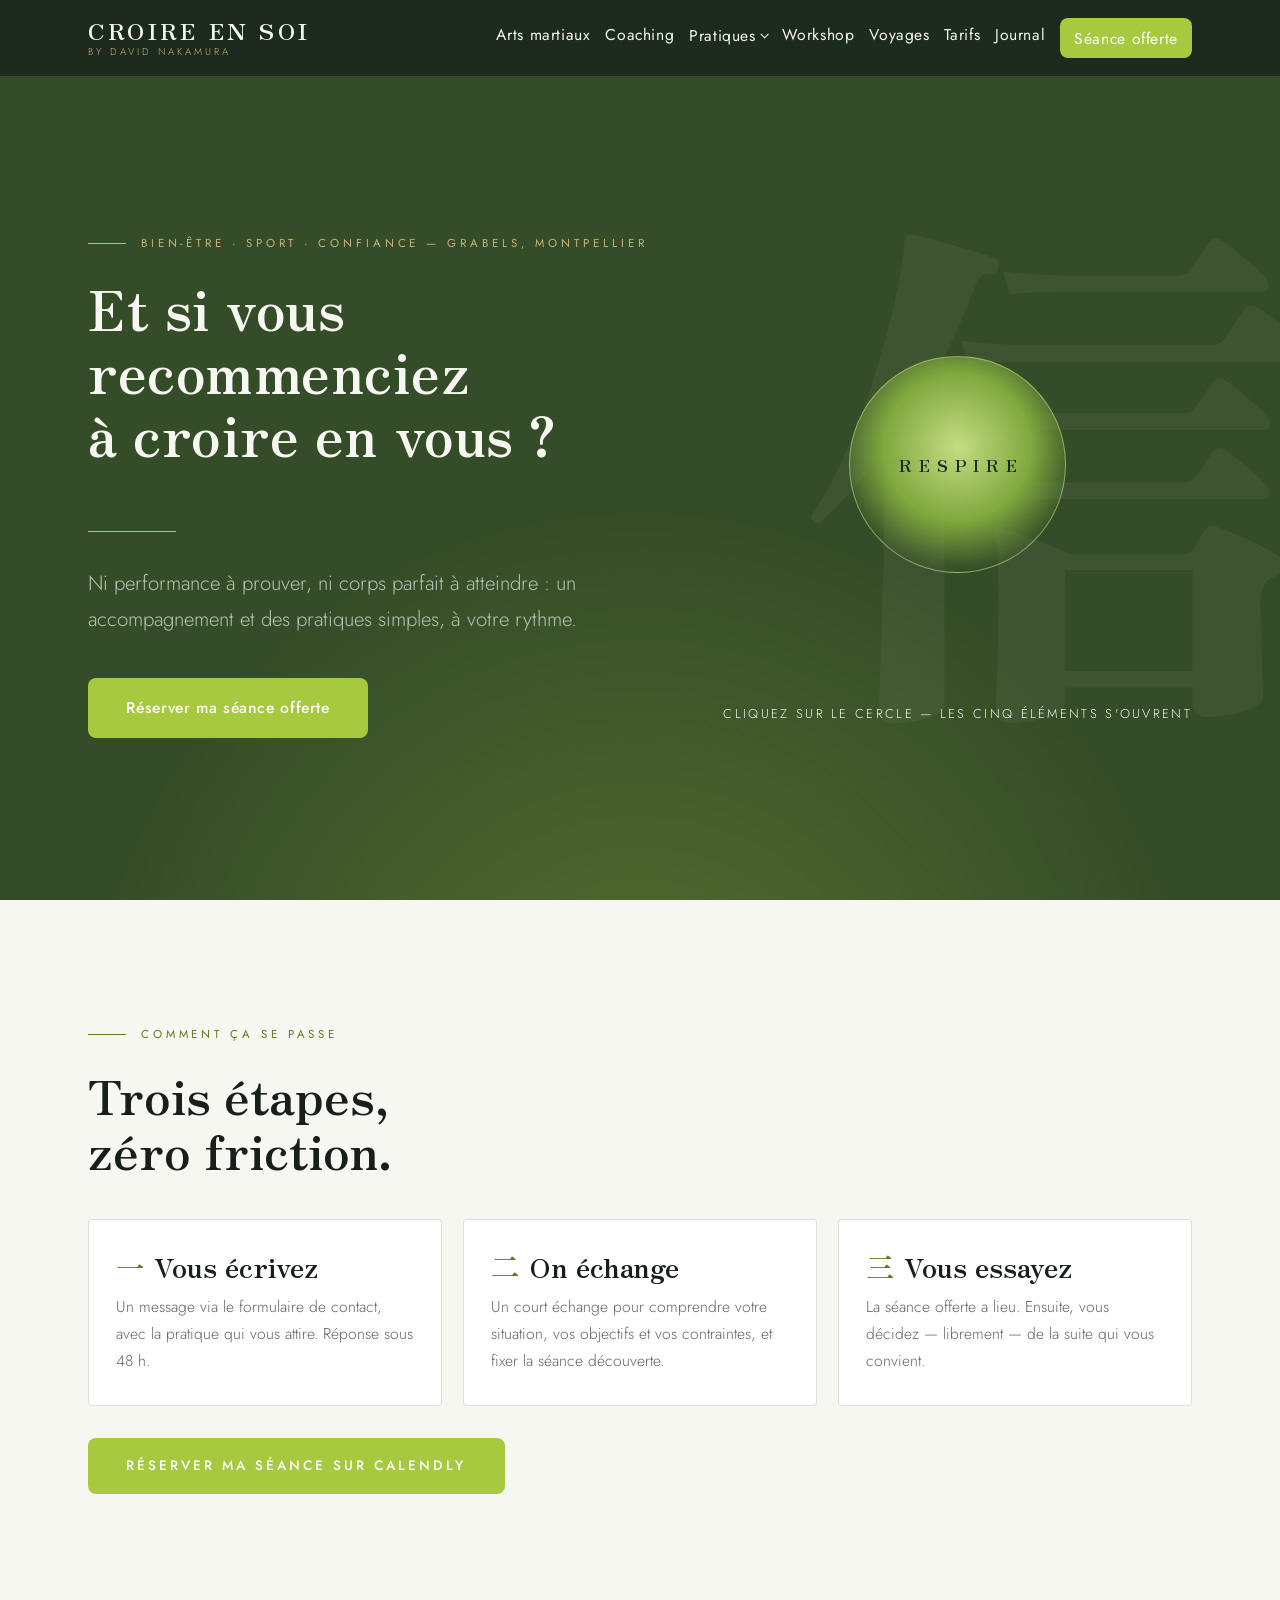
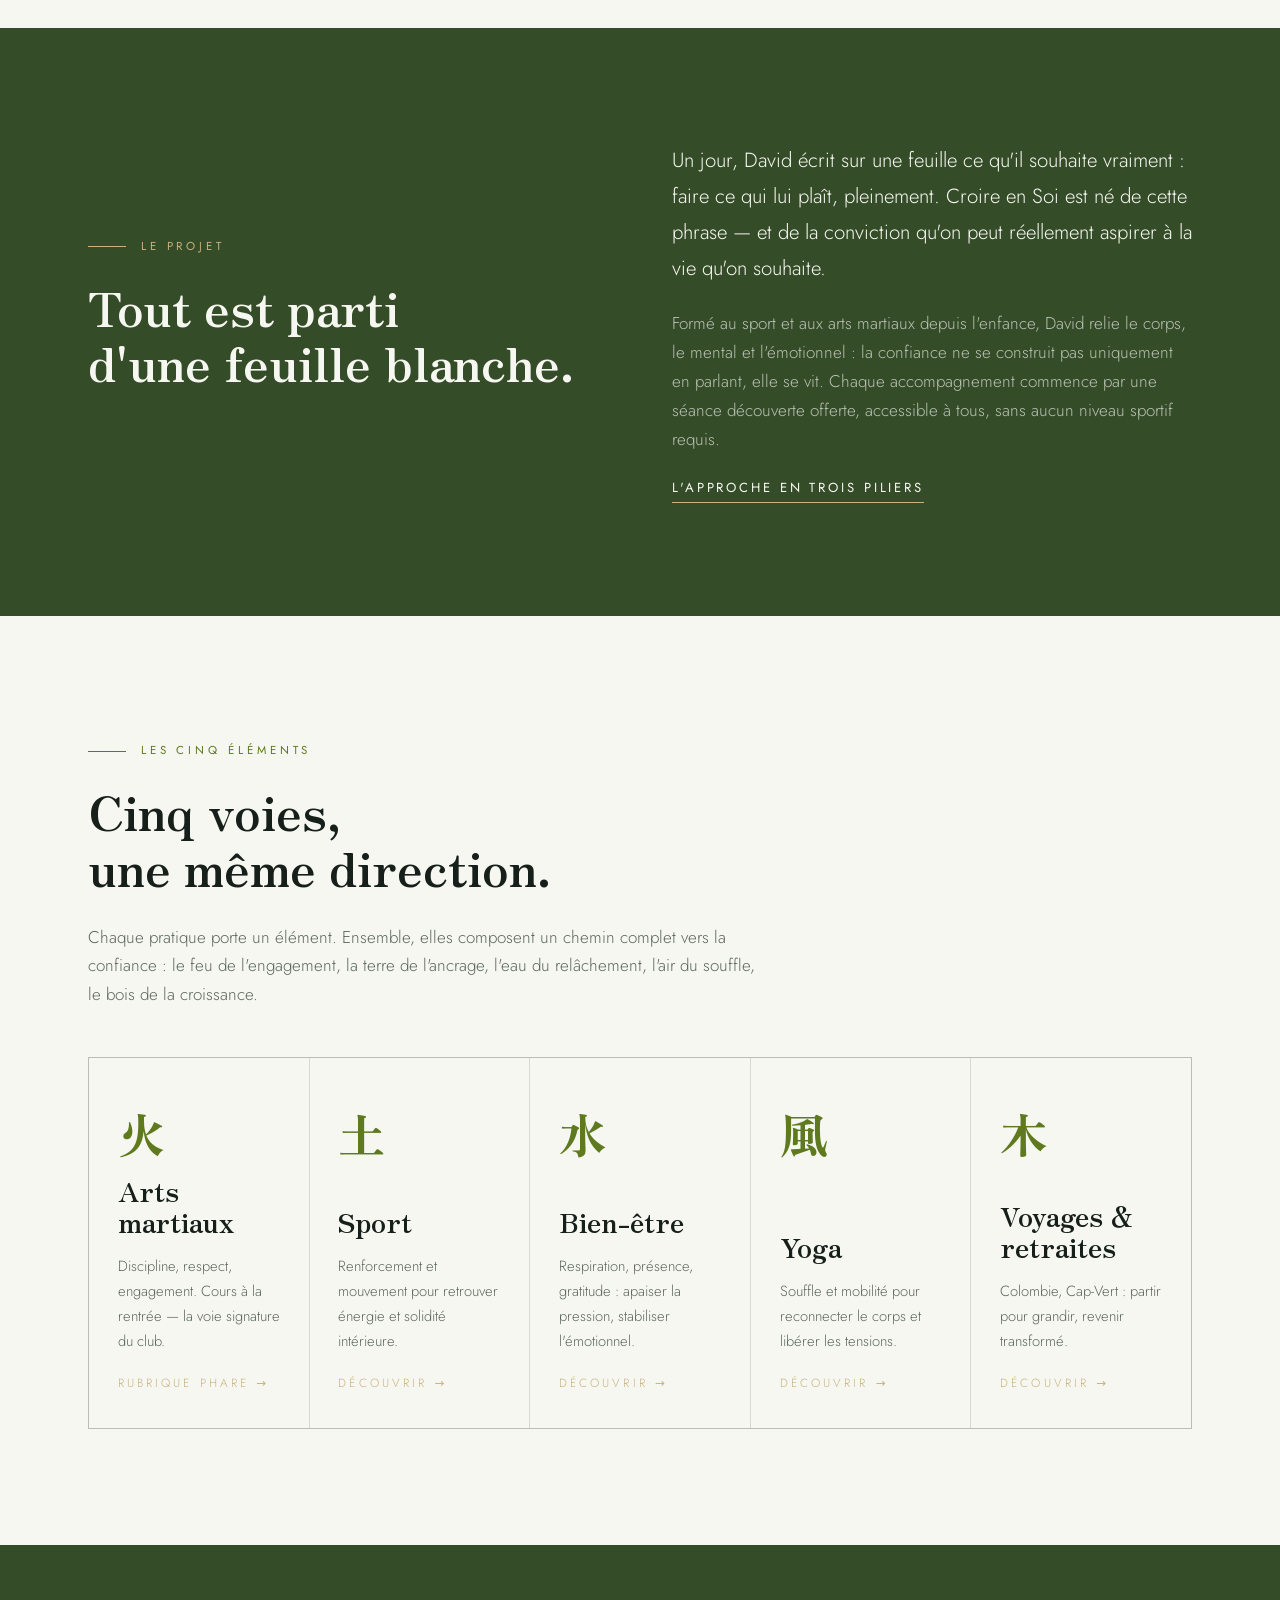
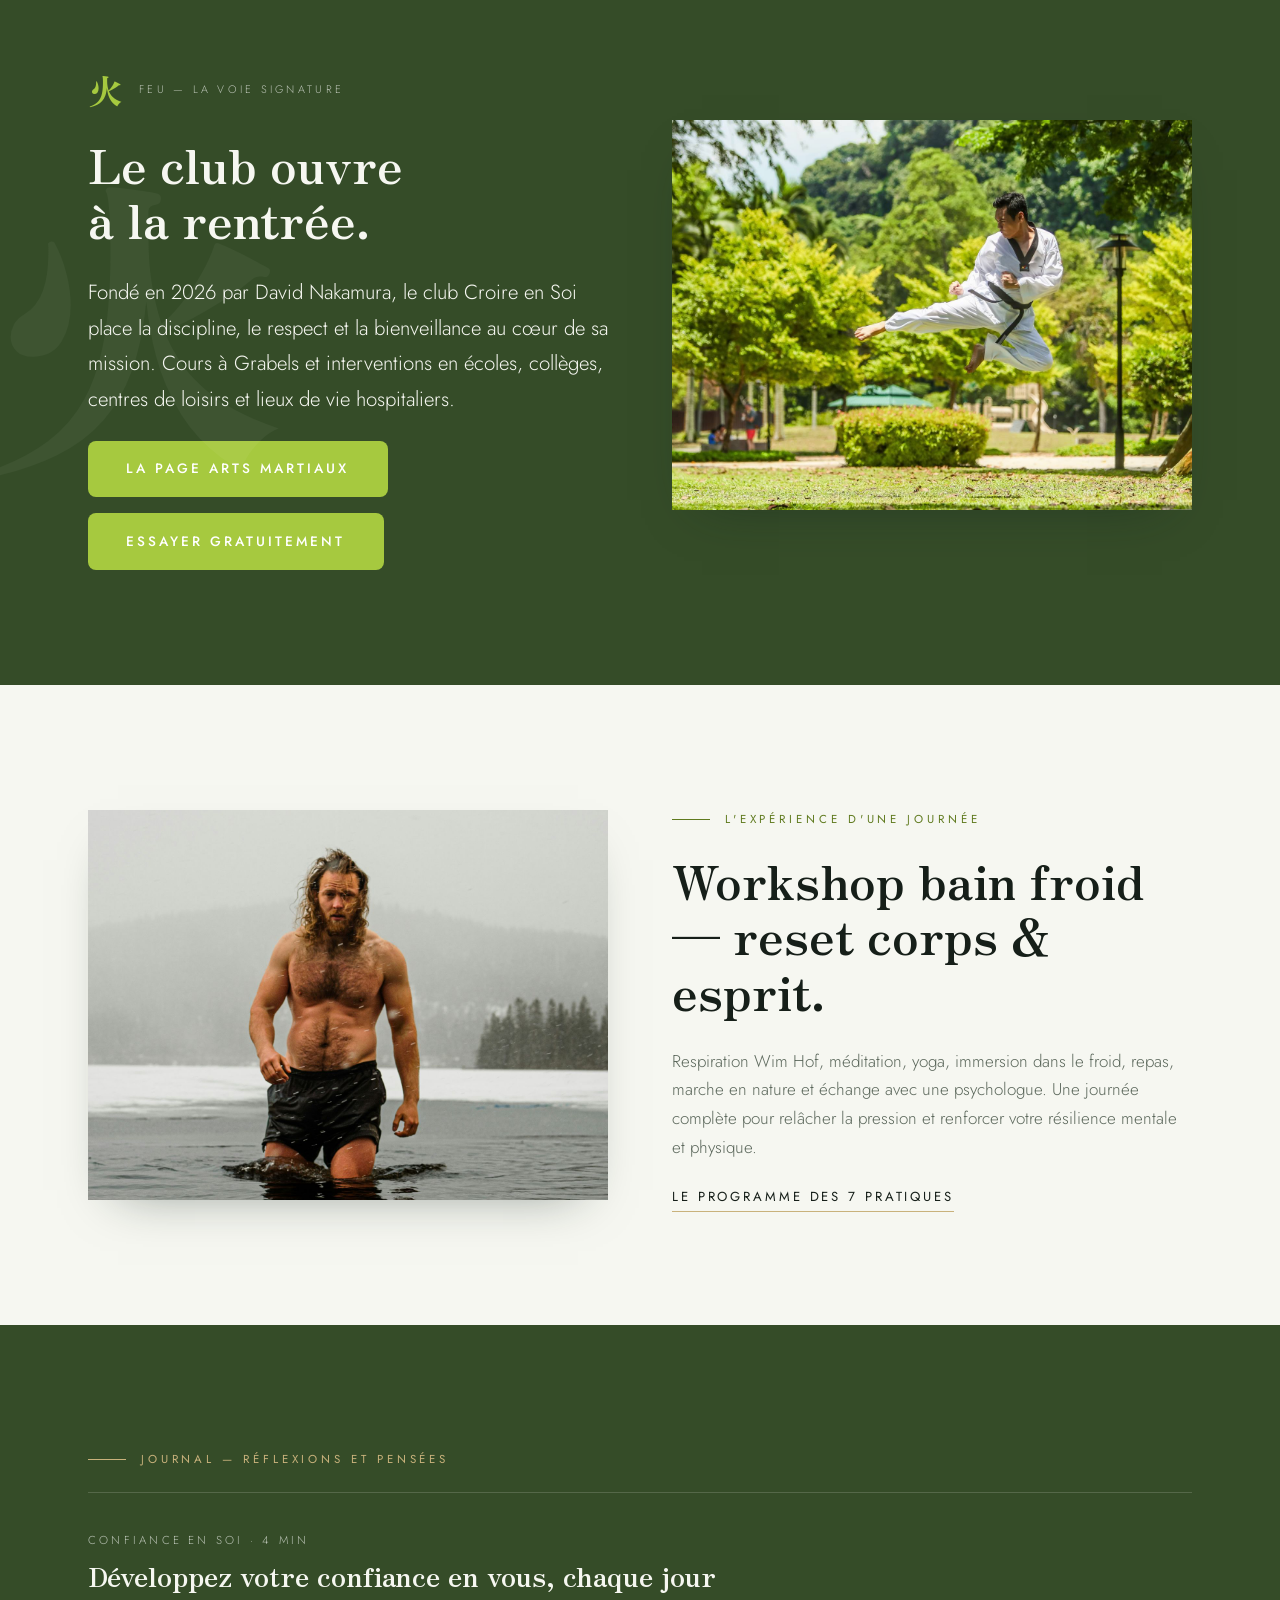
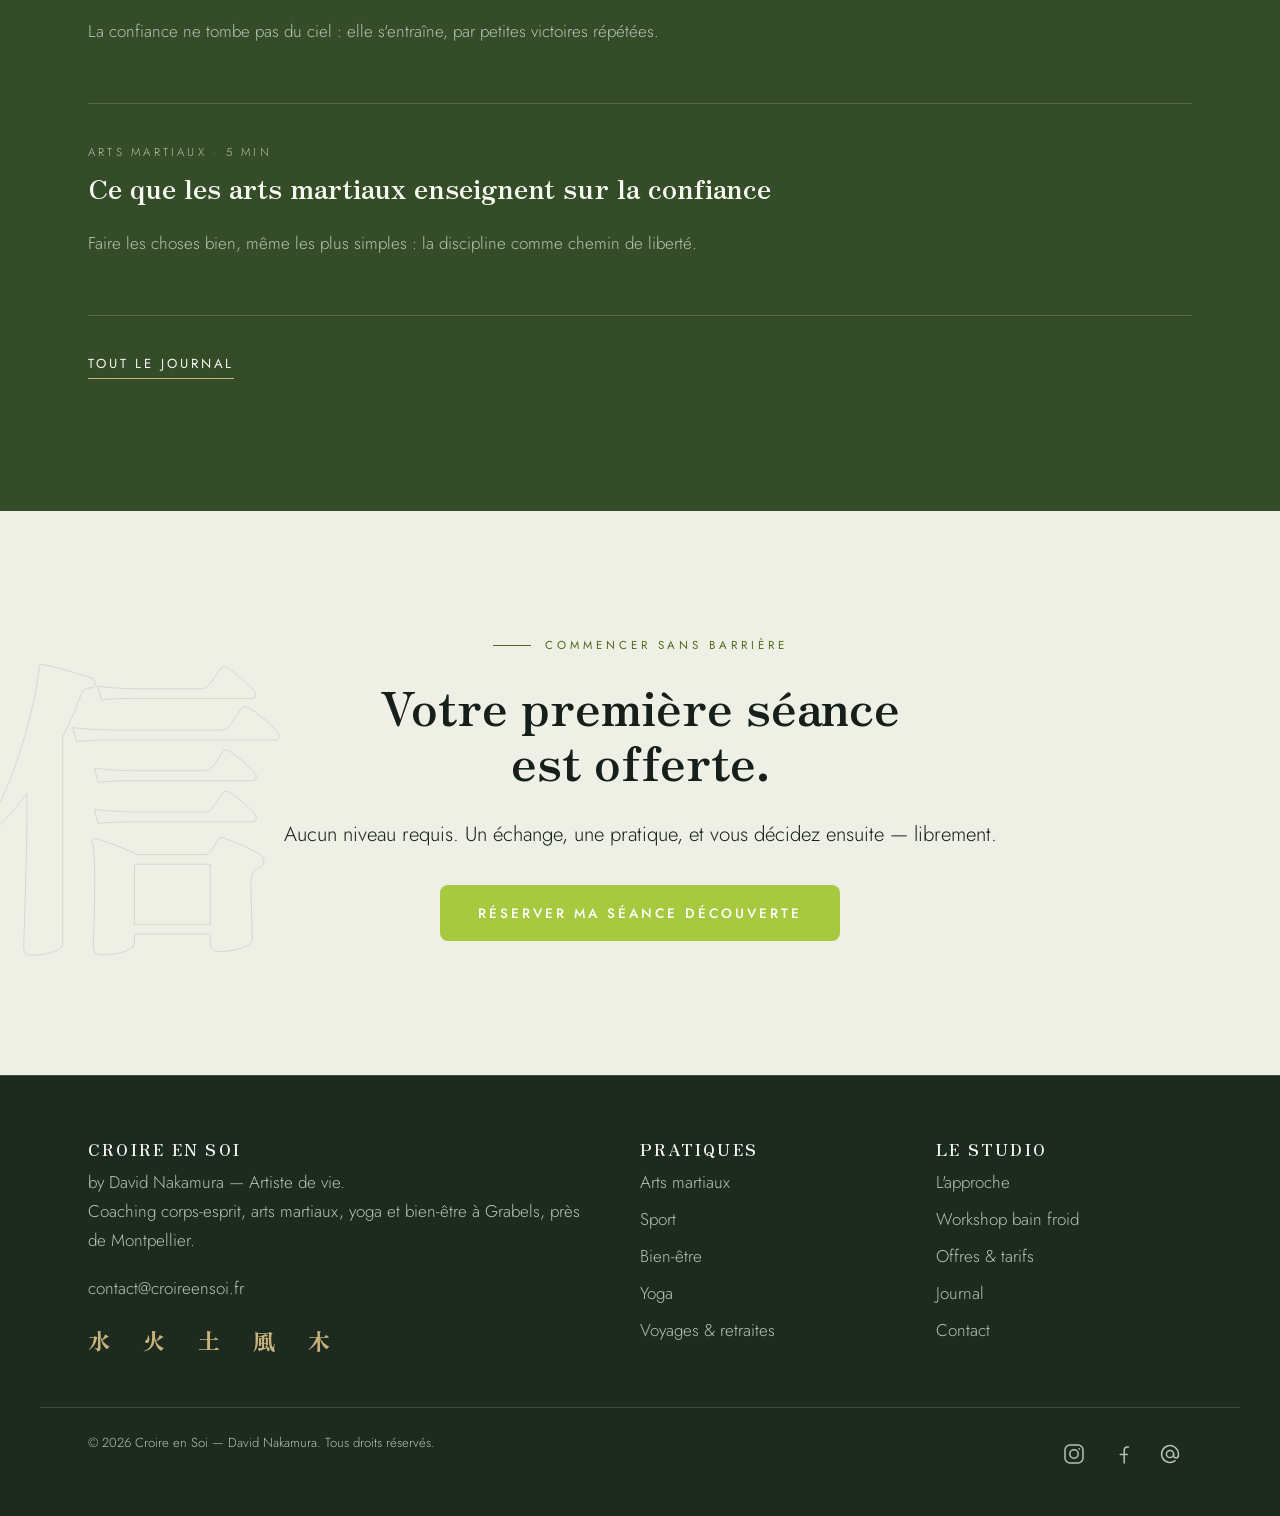
<file: index.html>
﻿<!DOCTYPE html>
<html lang="fr">
<head>
<meta charset="UTF-8">
<meta name="viewport" content="width=device-width, initial-scale=1">
<title>Croire en Soi by David Nakamura — Coaching corps &amp; esprit, arts martiaux, bien-être</title>
<meta name="description" content="Croire en Soi by David Nakamura : coaching corps-esprit, arts martiaux, yoga et bien-être à Grabels, près de Montpellier. Première séance découverte offerte.">
<meta property="og:title" content="Croire en Soi by David Nakamura">
<meta property="og:description" content="Coaching corps-esprit, arts martiaux, yoga et bien-être. Première séance découverte offerte.">
<meta property="og:type" content="website">
<meta property="og:url" content="https://croireensoi.fr/">
<!-- MODIFIER : image Open Graph — déposer assets/img/og-accueil.jpg (1200x630) -->
<meta property="og:image" content="https://croireensoi.fr/assets/img/og-accueil.jpg">
<link rel="preconnect" href="https://fonts.googleapis.com">
<link rel="preconnect" href="https://fonts.gstatic.com" crossorigin>
<link href="https://fonts.googleapis.com/css2?family=Marcellus&family=Zen+Antique&family=Jost:wght@300;400;500&display=swap" rel="stylesheet">
<link rel="stylesheet" href="assets/css/styles.css">
<script type="application/ld+json">
{
  "@context":"https://schema.org",
  "@type":"LocalBusiness",
  "name":"Croire en Soi by David Nakamura",
  "description":"Coaching corps-esprit, arts martiaux, yoga et bien-être.",
  "email":"contact@croireensoi.fr",
  "url":"https://croireensoi.fr/",
  "address":{"@type":"PostalAddress","addressLocality":"Grabels","addressRegion":"Occitanie","addressCountry":"FR"},
  "founder":{"@type":"Person","name":"David Nakamura"}
}
</script>
</head>
<body class="is-loading">

<!-- Animation d'ouverture -->
<div class="loader" id="loader" aria-hidden="true">
  <div class="loader-in">
    <div class="loader-kanji">信</div>
    <div class="loader-title">Croire en Soi</div>
    <div class="loader-by">by David Nakamura</div>
    <div class="loader-rule"></div>
  </div>
</div>


<!-- Dragon d'encre — illustration originale, un exemplaire par bord.
     main.js n'en affiche qu'un à la fois, alterné selon la section. -->
<img class="dragon dragon--droite" src="assets/img/dragon.webp" alt="" aria-hidden="true" loading="lazy" width="600" height="1636">
<img class="dragon dragon--gauche" src="assets/img/dragon.webp" alt="" aria-hidden="true" loading="lazy" width="600" height="1636">

<a class="skip-link" href="#main">Aller au contenu</a>

<header class="site-header">
  <div class="wrap header-in">
    <a class="brand" href="index.html"><b>Croire en Soi</b><span>by David Nakamura</span></a>
    <nav class="nav-desktop" aria-label="Navigation principale">
      <a href="arts-martiaux.html">Arts martiaux</a>
      <a href="coaching.html">Coaching</a>
      <div class="nav-drop">
        <button class="nav-drop-btn" aria-expanded="false" aria-controls="drop-pratiques">Pratiques<span class="chev" aria-hidden="true"></span></button>
        <div class="nav-drop-panel" id="drop-pratiques" hidden>
          <a href="pratiques.html#sport"><span class="k k--terre" aria-hidden="true">土</span>Sport</a>
          <a href="pratiques.html#bien-etre"><span class="k k--eau" aria-hidden="true">水</span>Bien-être</a>
          <a href="pratiques.html#yoga"><span class="k k--air" aria-hidden="true">風</span>Yoga</a>
          <a class="nav-drop-tout" href="pratiques.html">Toutes les pratiques</a>
        </div>
      </div>
      <a href="workshop-bain-froid.html">Workshop</a>
      <a href="voyages.html">Voyages</a>
      <a href="services.html">Tarifs</a>
      <a href="blog.html">Journal</a>
      <a class="nav-cta" href="contact.html">Séance offerte</a>
    </nav>
    <button class="nav-toggle" aria-label="Ouvrir le menu" aria-expanded="false"><span></span><span></span><span></span></button>
  </div>
  <div class="barre-lecture" aria-hidden="true"></div>
</header>

<nav class="nav-mobile" aria-label="Navigation mobile">
  <a href="arts-martiaux.html">Arts martiaux <small>火 Feu</small></a>
  <a href="coaching.html">Coaching <small>Corps &amp; esprit</small></a>
  <a href="pratiques.html">Pratiques <small>土 水 風</small></a>
  <a class="nav-sub" href="pratiques.html#sport"><span class="k k--terre" aria-hidden="true">土</span>Sport</a>
  <a class="nav-sub" href="pratiques.html#bien-etre"><span class="k k--eau" aria-hidden="true">水</span>Bien-être</a>
  <a class="nav-sub" href="pratiques.html#yoga"><span class="k k--air" aria-hidden="true">風</span>Yoga</a>
  <a href="workshop-bain-froid.html">Workshop bain froid <small>Reset</small></a>
  <a href="voyages.html">Voyages <small>木 Bois</small></a>
  <a href="services.html">Tarifs <small>Offres</small></a>
  <a href="blog.html">Journal <small>Réflexions</small></a>
  <a href="contact.html">Contact <small>Séance offerte</small></a>
</nav>

<main id="main">

  <!-- ============ HÉROS — cercle Respire + éventail des éléments ============ -->
  <section class="hero hero--v1">
    <div class="kanji-bg" aria-hidden="true">信</div>
    <div class="wrap">
      <p class="eyebrow rv">Bien-être · Sport · Confiance — Grabels, Montpellier</p>
      <h1 class="rv rv-d1">Et si vous recommenciez<br>à croire en vous&nbsp;?</h1>
      <div class="hero-rule rv rv-d2"></div>
      <p class="lead rv rv-d2">Ni performance à prouver, ni corps parfait à atteindre :
      un accompagnement et des pratiques simples, à votre rythme.</p>

      <div class="hero-cercle">
        <div class="respire-zone rv rv-d3" id="respire-zone">
          <button class="respire" id="respire-btn" aria-expanded="false" aria-controls="petales"
                  aria-label="Respire — ouvrir les cinq éléments">Respire</button>
          <div id="petales">
            <a class="petale petale--feu" href="arts-martiaux.html" tabindex="-1">
              <span class="kj" aria-hidden="true">火</span><span class="el">Feu</span><span class="pr">Arts martiaux</span></a>
            <a class="petale petale--terre" href="pratiques.html#sport" tabindex="-1">
              <span class="kj" aria-hidden="true">土</span><span class="el">Terre</span><span class="pr">Sport</span></a>
            <a class="petale petale--eau" href="pratiques.html#bien-etre" tabindex="-1">
              <span class="kj" aria-hidden="true">水</span><span class="el">Eau</span><span class="pr">Bien-être</span></a>
            <a class="petale petale--air" href="pratiques.html#yoga" tabindex="-1">
              <span class="kj" aria-hidden="true">風</span><span class="el">Air</span><span class="pr">Yoga</span></a>
            <a class="petale petale--bois" href="voyages.html" tabindex="-1">
              <span class="kj" aria-hidden="true">木</span><span class="el">Bois</span><span class="pr">Voyages &amp; retraites</span></a>
          </div>
        </div>
        <p class="respire-hint rv rv-d3">Cliquez sur le cercle — les cinq éléments s'ouvrent</p>
      </div>

      <div class="hero-ctas rv rv-d3">
        <a class="btn btn--solid" href="contact.html">Réserver ma séance offerte</a>
      </div>
    </div>
  </section>

  <!-- ============ TROIS ÉTAPES, ZÉRO FRICTION ============ -->
  <section class="section on-light">
    <div class="wrap">
      <p class="eyebrow rv">Comment ça se passe</p>
      <h2 class="rv">Trois étapes,<br>zéro friction.</h2>
      <div class="etapes rv rv-d1">
        <div class="etape"><h3><span class="num">一</span>Vous écrivez</h3>
          <p>Un message via le formulaire de contact, avec la pratique qui vous attire. Réponse sous 48 h.</p></div>
        <div class="etape"><h3><span class="num">二</span>On échange</h3>
          <p>Un court échange pour comprendre votre situation, vos objectifs et vos contraintes, et fixer la séance découverte.</p></div>
        <div class="etape"><h3><span class="num">三</span>Vous essayez</h3>
          <p>La séance offerte a lieu. Ensuite, vous décidez — librement — de la suite qui vous convient.</p></div>
      </div>
      <!-- MODIFIER : remplacer par l'URL Calendly réelle du client -->
      <p style="margin-top:2rem" class="rv"><a class="btn btn--solid"
         href="https://calendly.com/VOTRE-COMPTE/seance-decouverte" target="_blank" rel="noopener">Réserver ma séance sur Calendly</a></p>
    </div>
  </section>

  <!-- ============ MANIFESTE ============ -->
  <section class="section section--dark">
    <div class="wrap grid-2">
      <div class="rv">
        <p class="eyebrow">Le projet</p>
        <h2>Tout est parti<br>d'une feuille blanche.</h2>
      </div>
      <div class="rv rv-d1">
        <p class="lead">Un jour, David écrit sur une feuille ce qu'il souhaite vraiment :
        faire ce qui lui plaît, pleinement. Croire en Soi est né de cette phrase — et de la
        conviction qu'on peut réellement aspirer à la vie qu'on souhaite.</p>
        <p class="muted">Formé au sport et aux arts martiaux depuis l'enfance, David relie le corps,
        le mental et l'émotionnel : la confiance ne se construit pas uniquement en parlant, elle se vit.
        Chaque accompagnement commence par une séance découverte offerte, accessible à tous,
        sans aucun niveau sportif requis.</p>
        <a class="btn--line" href="coaching.html">L'approche en trois piliers</a>
      </div>
    </div>
  </section>

  <!-- ============ LES 5 ÉLÉMENTS / RUBRIQUES ============ -->
  <section class="section on-light">
    <div class="wrap">
      <p class="eyebrow rv">Les cinq éléments</p>
      <h2 class="rv">Cinq voies,<br>une même direction.</h2>
      <p class="muted rv" style="max-width:42rem">Chaque pratique porte un élément.
      Ensemble, elles composent un chemin complet vers la confiance : le feu de l'engagement,
      la terre de l'ancrage, l'eau du relâchement, l'air du souffle, le bois de la croissance.</p>
    </div>
    <div class="wrap" style="margin-top:3rem">
      <div class="cards cards--5 rv">
        <a class="card card--star" href="arts-martiaux.html">
          <span class="k" aria-hidden="true">火</span>
          <h3>Arts martiaux</h3>
          <p>Discipline, respect, engagement. Cours à la rentrée — la voie signature du club.</p>
          <span class="go">Rubrique phare →</span>
        </a>
        <a class="card" href="pratiques.html#sport">
          <span class="k" aria-hidden="true">土</span>
          <h3>Sport</h3>
          <p>Renforcement et mouvement pour retrouver énergie et solidité intérieure.</p>
          <span class="go">Découvrir →</span>
        </a>
        <a class="card" href="pratiques.html#bien-etre">
          <span class="k" aria-hidden="true">水</span>
          <h3>Bien-être</h3>
          <p>Respiration, présence, gratitude : apaiser la pression, stabiliser l'émotionnel.</p>
          <span class="go">Découvrir →</span>
        </a>
        <a class="card" href="pratiques.html#yoga">
          <span class="k" aria-hidden="true">風</span>
          <h3>Yoga</h3>
          <p>Souffle et mobilité pour reconnecter le corps et libérer les tensions.</p>
          <span class="go">Découvrir →</span>
        </a>
        <a class="card" href="voyages.html">
          <span class="k" aria-hidden="true">木</span>
          <h3>Voyages &amp; retraites</h3>
          <p>Colombie, Cap-Vert : partir pour grandir, revenir transformé.</p>
          <span class="go">Découvrir →</span>
        </a>
      </div>
    </div>
  </section>

  <!-- ============ SPOTLIGHT ARTS MARTIAUX ============ -->
  <section class="section section--dark cta-band">
    <div class="kanji-bg" aria-hidden="true">火</div>
    <div class="wrap grid-2">
      <div class="rv">
        <div class="el-mark">火 <small>Feu — la voie signature</small></div>
        <h2>Le club ouvre<br>à la rentrée.</h2>
        <p class="lead">Fondé en 2026 par David Nakamura, le club Croire en Soi place la discipline,
        le respect et la bienveillance au cœur de sa mission. Cours à Grabels et interventions
        en écoles, collèges, centres de loisirs et lieux de vie hospitaliers.</p>
        <div class="hero-ctas">
          <a class="btn btn--solid" href="arts-martiaux.html">La page arts martiaux</a>
          <a class="btn btn--ghost on-dark" href="contact.html">Essayer gratuitement</a>
        </div>
      </div>
      <div class="rv rv-d1">
        <img src="assets/img/accueil-arts-martiaux.jpg" alt="Cours d'arts martiaux du club Croire en Soi" loading="lazy">
      </div>
    </div>
  </section>

  <!-- ============ WORKSHOP ============ -->
  <section class="section on-light">
    <div class="wrap grid-2">
      <div class="rv">
        <img src="assets/img/accueil-workshop.jpg" alt="Bain froid en pleine nature lors du workshop" loading="lazy">
      </div>
      <div class="rv rv-d1">
        <p class="eyebrow">L'expérience d'une journée</p>
        <h2>Workshop bain froid<br>— reset corps &amp; esprit.</h2>
        <p class="muted">Respiration Wim Hof, méditation, yoga, immersion dans le froid, repas,
        marche en nature et échange avec une psychologue. Une journée complète pour relâcher
        la pression et renforcer votre résilience mentale et physique.</p>
        <a class="btn--line" href="workshop-bain-froid.html">Le programme des 7 pratiques</a>
      </div>
    </div>
  </section>

  <!-- ============ JOURNAL ============ -->
  <section class="section section--dark">
    <div class="wrap">
      <p class="eyebrow rv">Journal — réflexions et pensées</p>
      <div class="post-list rv">
        <a class="post-item" href="blog-confiance-quotidien.html">
          <span class="meta">Confiance en soi · 4 min</span>
          <h3>Développez votre confiance en vous, chaque jour</h3>
          <p class="muted">La confiance ne tombe pas du ciel : elle s'entraîne, par petites victoires répétées.</p>
        </a>
        <a class="post-item" href="blog-arts-martiaux-confiance.html">
          <span class="meta">Arts martiaux · 5 min</span>
          <h3>Ce que les arts martiaux enseignent sur la confiance</h3>
          <p class="muted">Faire les choses bien, même les plus simples : la discipline comme chemin de liberté.</p>
        </a>
      </div>
      <p style="margin-top:2rem" class="rv"><a class="btn--line" href="blog.html">Tout le journal</a></p>
    </div>
  </section>

  <!-- ============ CTA FINAL ============ -->
  <section class="section section--tint on-light cta-band center">
    <div class="kanji-bg" aria-hidden="true">信</div>
    <div class="wrap rv">
      <p class="eyebrow" style="justify-content:center">Commencer sans barrière</p>
      <h2>Votre première séance<br>est offerte.</h2>
      <p class="lead" style="margin-inline:auto">Aucun niveau requis. Un échange, une pratique,
      et vous décidez ensuite — librement.</p>
      <p style="margin-top:2rem"><a class="btn btn--solid" href="contact.html">Réserver ma séance découverte</a></p>
    </div>
  </section>

</main>

<footer class="site-footer">
  <div class="wrap footer-grid">
    <div>
      <h4>Croire en Soi</h4>
      <p>by David Nakamura — Artiste de vie.<br>Coaching corps-esprit, arts martiaux, yoga et bien-être à Grabels, près de Montpellier.</p>
      <p><a href="mailto:contact@croireensoi.fr">contact@croireensoi.fr</a></p>
      <div class="footer-elements" aria-hidden="true">水 火 土 風 木</div>
    </div>
    <div>
      <h4>Pratiques</h4>
      <ul>
        <li><a href="arts-martiaux.html">Arts martiaux</a></li>
        <li><a href="pratiques.html#sport">Sport</a></li>
        <li><a href="pratiques.html#bien-etre">Bien-être</a></li>
        <li><a href="pratiques.html#yoga">Yoga</a></li>
        <li><a href="voyages.html">Voyages &amp; retraites</a></li>
      </ul>
    </div>
    <div>
      <h4>Le studio</h4>
      <ul>
        <li><a href="coaching.html">L'approche</a></li>
        <li><a href="workshop-bain-froid.html">Workshop bain froid</a></li>
        <li><a href="services.html">Offres &amp; tarifs</a></li>
        <li><a href="blog.html">Journal</a></li>
        <li><a href="contact.html">Contact</a></li>
      </ul>
    </div>
  </div>
  <div class="wrap footer-bottom">
    <span>© <span data-year>2026</span> Croire en Soi — David Nakamura. Tous droits réservés.</span>
    <!-- MODIFIER : les adresses sont les constantes SOCIAL_INSTAGRAM,
         SOCIAL_FACEBOOK, WHATSAPP_NUMBER et EMAIL, en tete de
         assets/js/main.js. Tant qu'une constante est vide, l'icone
         renvoie vers contact.html — jamais vers « # » (CdC 6.8, 9.3). -->
    <div class="social">
      <a data-social="instagram" href="contact.html" aria-label="Instagram"><svg viewBox="0 0 24 24" fill="none" stroke="currentColor" stroke-width="1.5" aria-hidden="true"><rect x="3" y="3" width="18" height="18" rx="5"/><circle cx="12" cy="12" r="4.2"/><circle cx="17.2" cy="6.8" r=".9" fill="currentColor" stroke="none"/></svg></a>
      <a data-social="facebook" href="contact.html" aria-label="Facebook"><svg viewBox="0 0 24 24" fill="none" stroke="currentColor" stroke-width="1.5" stroke-linecap="round" stroke-linejoin="round" aria-hidden="true"><path d="M14.2 21V8.2a3.2 3.2 0 0 1 3.2-3.2h1.1"/><path d="M10.2 12.4h7"/></svg></a>
      <a class="social-mail" data-social="email" href="contact.html" aria-label="Nous ecrire par e-mail"><svg viewBox="0 0 24 24" fill="none" stroke="currentColor" stroke-width="1.5" stroke-linecap="round" stroke-linejoin="round" aria-hidden="true"><circle cx="12" cy="12" r="3.6"/><path d="M15.6 12v1.6a2.4 2.4 0 0 0 4.8 0V12a8.4 8.4 0 1 0-3.3 6.7"/></svg></a>
      <a class="social-whatsapp" data-social="whatsapp" href="contact.html" aria-label="Nous ecrire sur WhatsApp"><svg viewBox="0 0 24 24" fill="none" stroke="currentColor" stroke-width="1.5" stroke-linecap="round" stroke-linejoin="round" aria-hidden="true"><path d="M6.2 3.8h3.1l1.6 3.9-2 1.3a11 11 0 0 0 5.1 5.1l1.3-2 3.9 1.6v3.1a1.6 1.6 0 0 1-1.7 1.6A15.6 15.6 0 0 1 4.6 5.5a1.6 1.6 0 0 1 1.6-1.7z"/></svg></a>
    </div>
  </div>
</footer>

<script src="assets/js/main.js"></script>
</body>
</html>
</file>
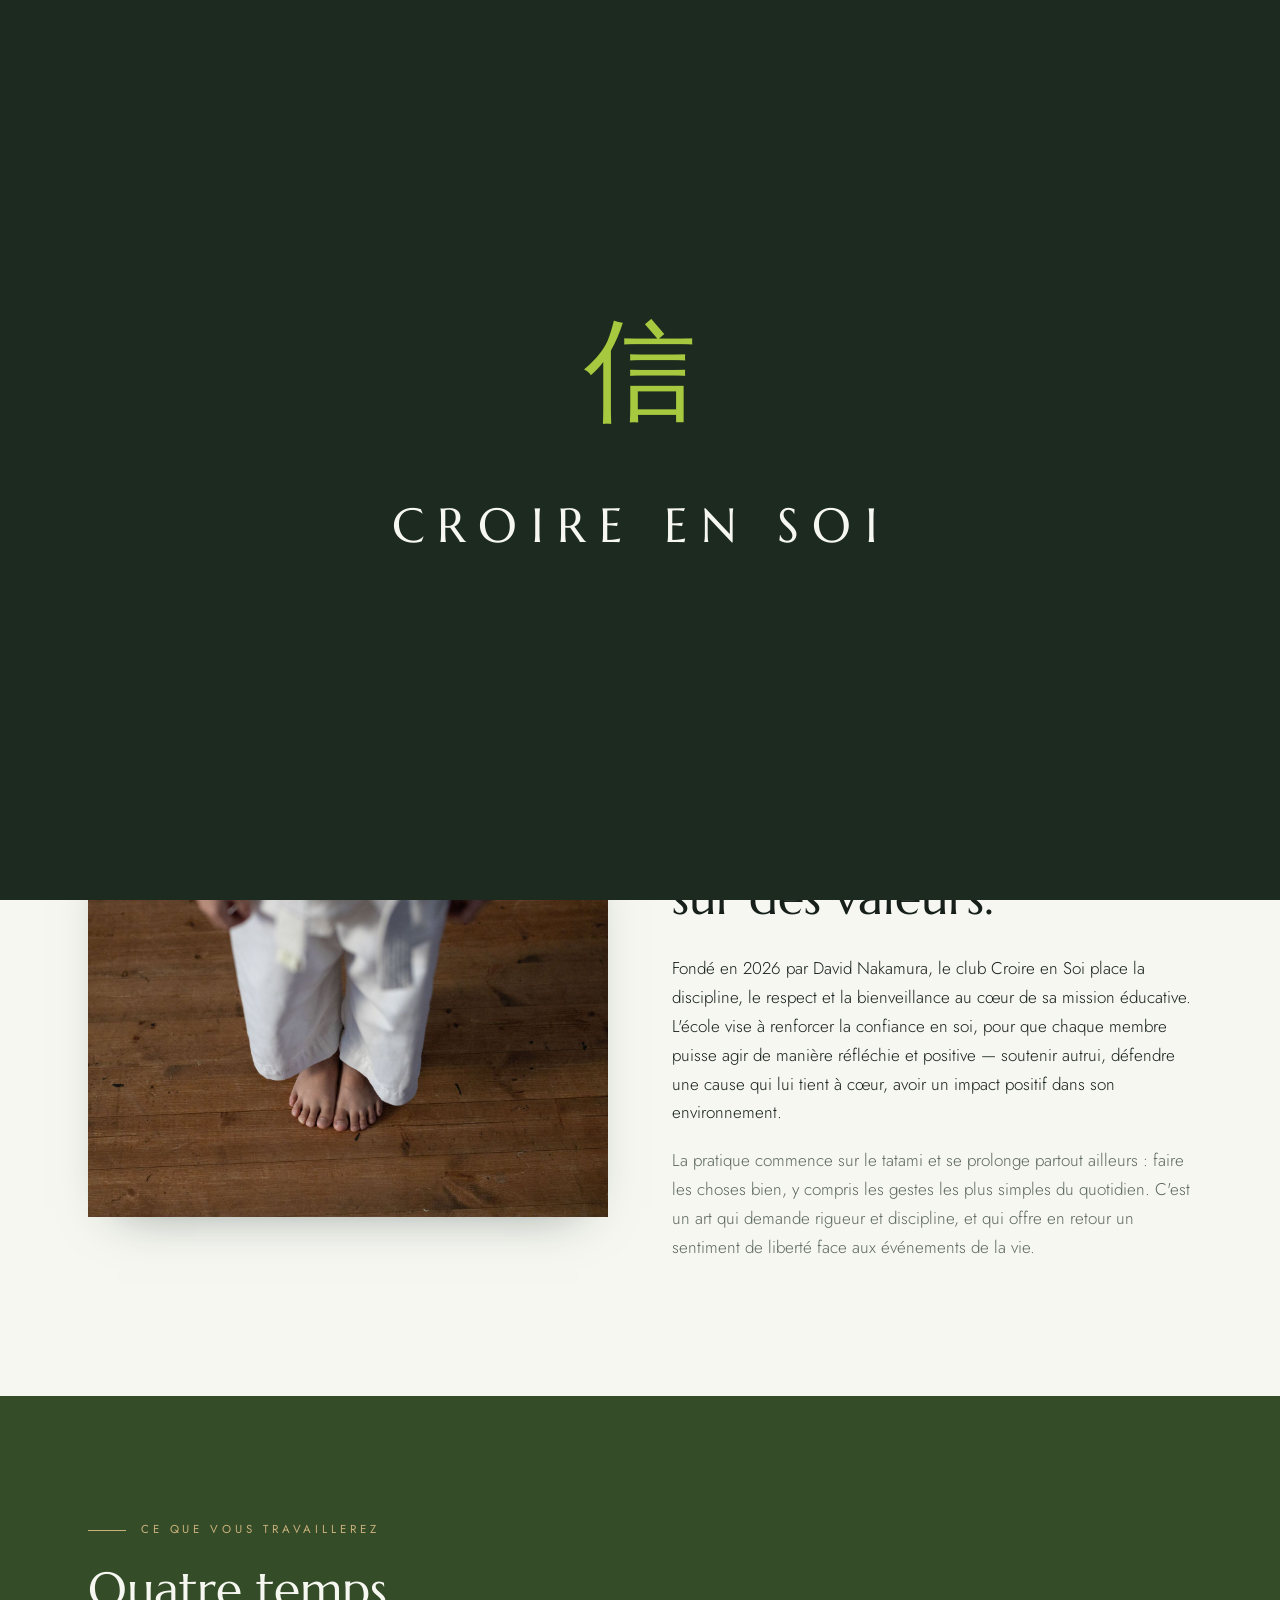
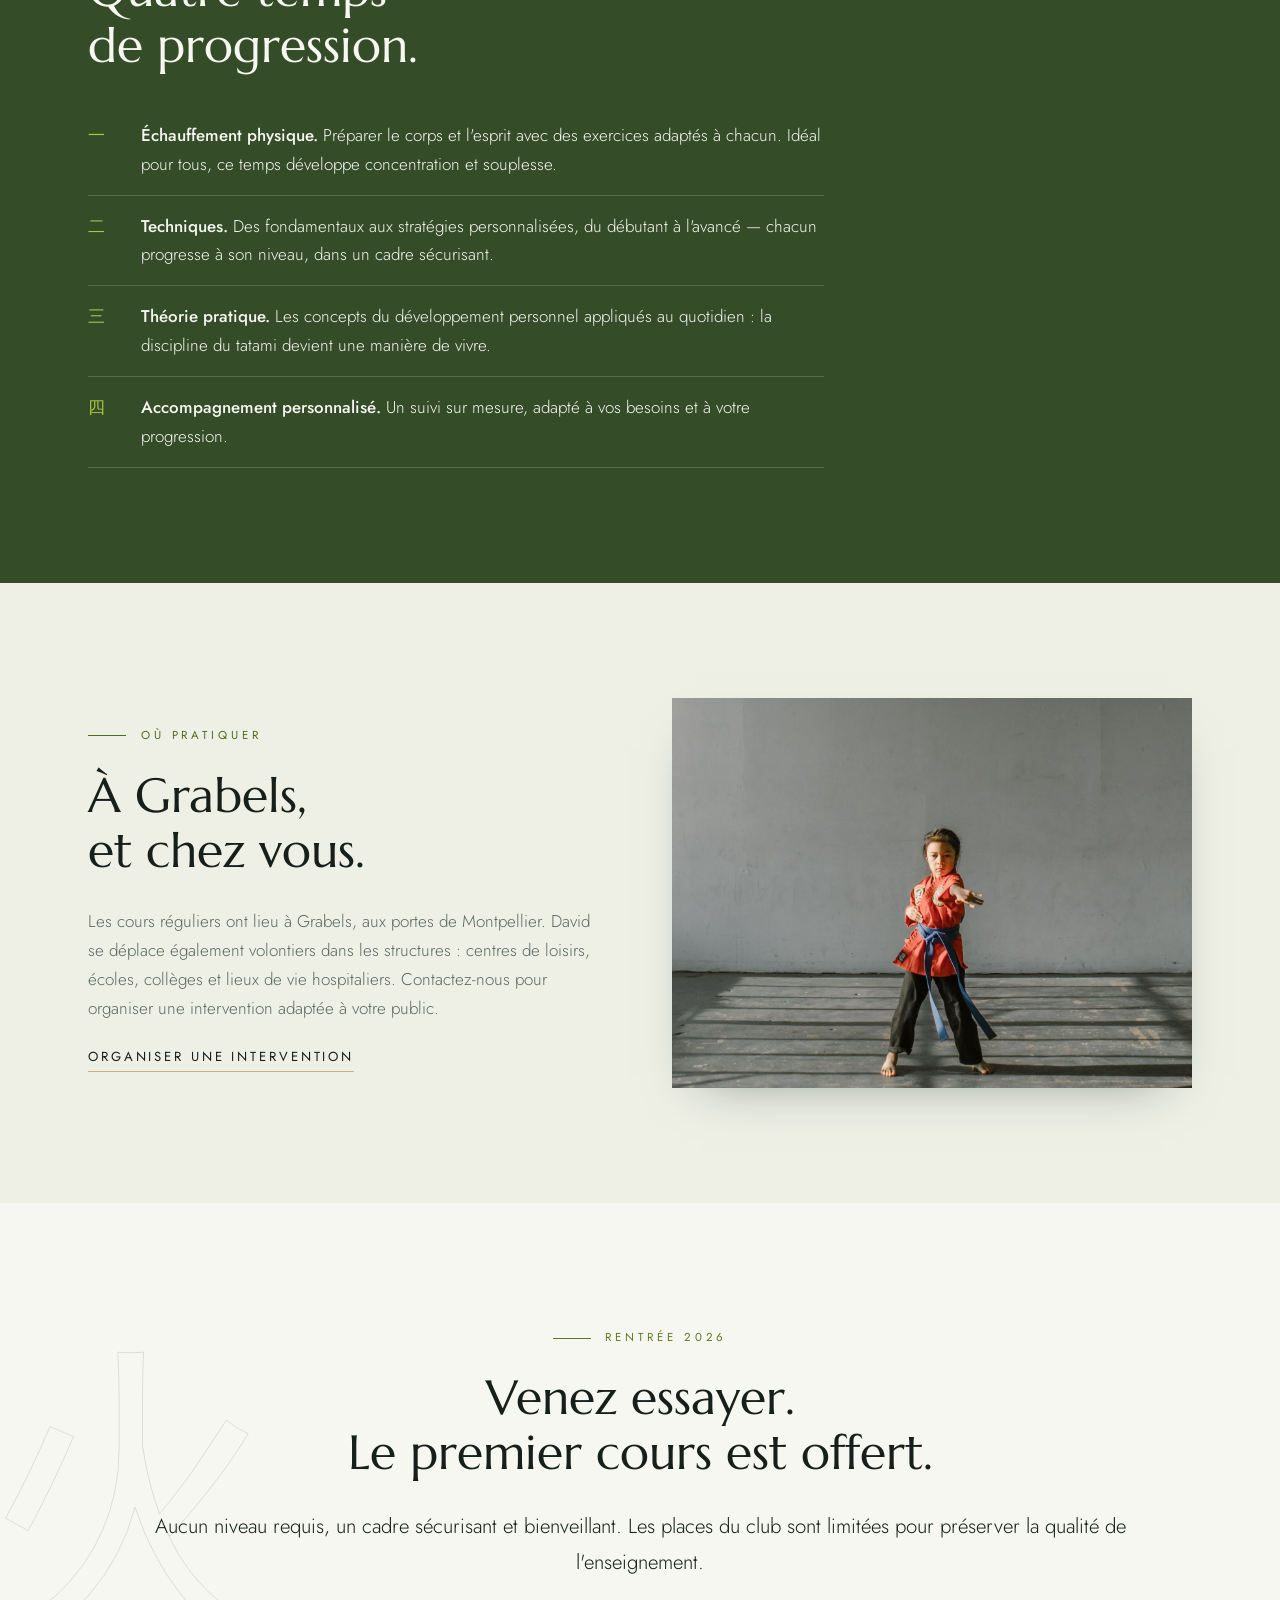
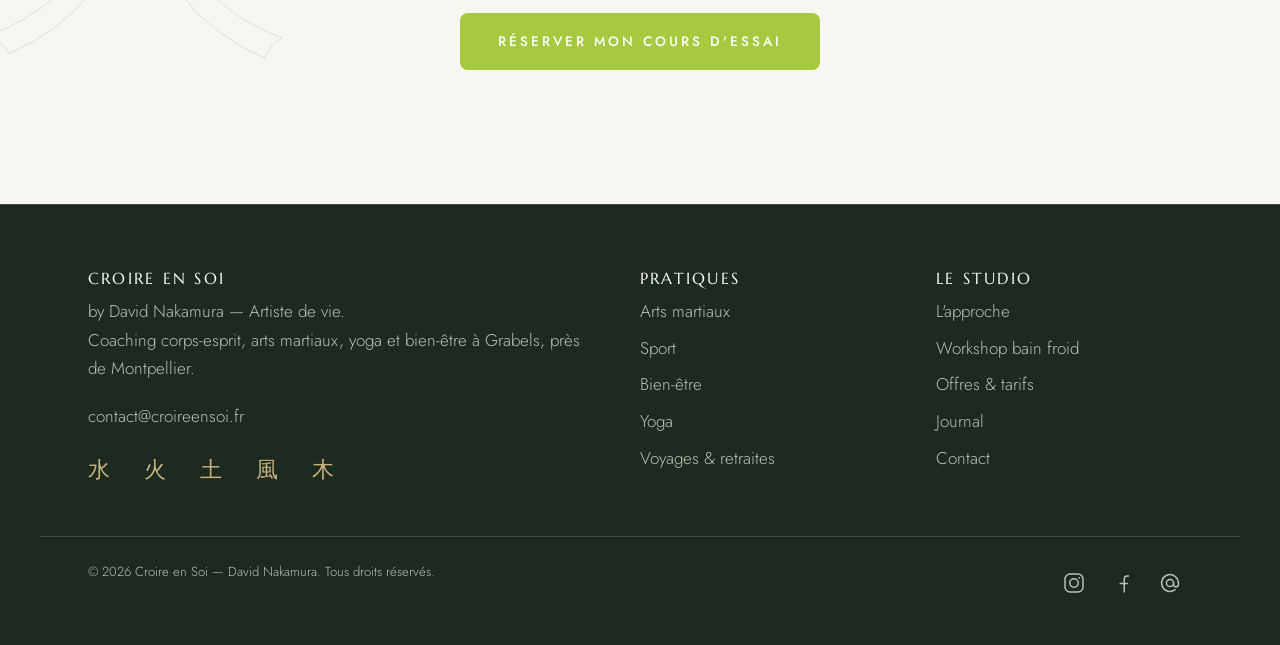
<file: arts-martiaux.html>
﻿<!DOCTYPE html>
<html lang="fr">
<head>
<meta charset="UTF-8">
<meta name="viewport" content="width=device-width, initial-scale=1">
<title>Arts martiaux à Grabels — Club Croire en Soi by David Nakamura</title>
<meta name="description" content="Cours d'arts martiaux à Grabels dès la rentrée : discipline, respect, confiance en soi. Club fondé par David Nakamura. Premier cours d'essai offert.">
<meta property="og:title" content="Arts martiaux — Croire en Soi by David Nakamura">
<meta property="og:description" content="Cours à Grabels dès la rentrée. Discipline, respect, confiance. Premier cours d'essai offert.">
<meta property="og:type" content="website">
<meta property="og:url" content="https://croireensoi.fr/arts-martiaux.html">
<meta property="og:image" content="https://croireensoi.fr/assets/img/og-arts-martiaux.jpg">
<link rel="preconnect" href="https://fonts.googleapis.com">
<link rel="preconnect" href="https://fonts.gstatic.com" crossorigin>
<link href="https://fonts.googleapis.com/css2?family=Marcellus&family=Jost:wght@300;400;500&display=swap" rel="stylesheet">
<link rel="stylesheet" href="assets/css/styles.css">
<script type="application/ld+json">
{
  "@context":"https://schema.org",
  "@type":"SportsActivityLocation",
  "name":"Club Croire en Soi — Arts martiaux",
  "description":"Cours d'arts martiaux à Grabels : discipline, respect, confiance en soi.",
  "email":"contact@croireensoi.fr",
  "address":{"@type":"PostalAddress","addressLocality":"Grabels","addressCountry":"FR"}
}
</script>
</head>
<body class="is-loading">

<div class="loader" id="loader" aria-hidden="true">
  <div class="loader-in">
    <div class="loader-kanji">信</div>
    <div class="loader-title">Croire en Soi</div>
    <div class="loader-by">by David Nakamura</div>
    <div class="loader-rule"></div>
  </div>
</div>

<a class="skip-link" href="#main">Aller au contenu</a>

<header class="site-header">
  <div class="wrap header-in">
    <a class="brand" href="index.html"><b>Croire en Soi</b><span>by David Nakamura</span></a>
    <nav class="nav-desktop" aria-label="Navigation principale">
      <a href="arts-martiaux.html" aria-current="page">Arts martiaux</a>
      <a href="coaching.html">Coaching</a>
      <div class="nav-drop">
        <button class="nav-drop-btn" aria-expanded="false" aria-controls="drop-pratiques">Pratiques<span class="chev" aria-hidden="true"></span></button>
        <div class="nav-drop-panel" id="drop-pratiques" hidden>
          <a href="pratiques.html#sport"><span class="k k--terre" aria-hidden="true">土</span>Sport</a>
          <a href="pratiques.html#bien-etre"><span class="k k--eau" aria-hidden="true">水</span>Bien-être</a>
          <a href="pratiques.html#yoga"><span class="k k--air" aria-hidden="true">風</span>Yoga</a>
          <a class="nav-drop-tout" href="pratiques.html">Toutes les pratiques</a>
        </div>
      </div>
      <a href="workshop-bain-froid.html">Workshop</a>
      <a href="voyages.html">Voyages</a>
      <a href="services.html">Tarifs</a>
      <a href="blog.html">Journal</a>
      <a class="nav-cta" href="contact.html">Séance offerte</a>
    </nav>
    <button class="nav-toggle" aria-label="Ouvrir le menu" aria-expanded="false"><span></span><span></span><span></span></button>
  </div>
  <div class="barre-lecture" aria-hidden="true"></div>
</header>

<nav class="nav-mobile" aria-label="Navigation mobile">
  <a href="arts-martiaux.html">Arts martiaux <small>火 Feu</small></a>
  <a href="coaching.html">Coaching <small>Corps &amp; esprit</small></a>
  <a href="pratiques.html">Pratiques <small>土 水 風</small></a>
  <a class="nav-sub" href="pratiques.html#sport"><span class="k k--terre" aria-hidden="true">土</span>Sport</a>
  <a class="nav-sub" href="pratiques.html#bien-etre"><span class="k k--eau" aria-hidden="true">水</span>Bien-être</a>
  <a class="nav-sub" href="pratiques.html#yoga"><span class="k k--air" aria-hidden="true">風</span>Yoga</a>
  <a href="workshop-bain-froid.html">Workshop bain froid <small>Reset</small></a>
  <a href="voyages.html">Voyages <small>木 Bois</small></a>
  <a href="services.html">Tarifs <small>Offres</small></a>
  <a href="blog.html">Journal <small>Réflexions</small></a>
  <a href="contact.html">Contact <small>Séance offerte</small></a>
</nav>

<main id="main">

  <section class="hero hero--page">
    <div class="kanji-bg" aria-hidden="true">火</div>
    <div class="wrap">
      <p class="eyebrow rv">火 Feu — La voie signature · Cours à la rentrée</p>
      <h1 class="rv rv-d1">Arts martiaux</h1>
      <div class="hero-rule rv rv-d2"></div>
      <p class="lead rv rv-d2">Un esprit sain dans un corps sain. Le club Croire en Soi ouvre
      ses cours à Grabels dès la rentrée : discipline, respect et bienveillance,
      pour construire une confiance qui tient dans la durée.</p>
      <div class="hero-ctas rv rv-d3">
        <a class="btn btn--solid" href="contact.html">Réserver mon cours d'essai offert</a>
      </div>
    </div>
  </section>

  <section class="section on-light">
    <div class="wrap grid-2 grid-2--inverse">
      <div class="rv">
        <p class="eyebrow">Le début de l'aventure</p>
        <h2>Un club fondé<br>sur des valeurs.</h2>
        <p>Fondé en 2026 par David Nakamura, le club Croire en Soi place la discipline,
        le respect et la bienveillance au cœur de sa mission éducative. L'école vise à
        renforcer la confiance en soi, pour que chaque membre puisse agir de manière
        réfléchie et positive — soutenir autrui, défendre une cause qui lui tient à cœur,
        avoir un impact positif dans son environnement.</p>
        <p class="muted">La pratique commence sur le tatami et se prolonge partout ailleurs :
        faire les choses bien, y compris les gestes les plus simples du quotidien.
        C'est un art qui demande rigueur et discipline, et qui offre en retour un
        sentiment de liberté face aux événements de la vie.</p>
      </div>
      <div class="rv rv-d1">
        <img src="assets/img/am-dojo.jpg" alt="David Nakamura sur le tatami" loading="lazy">
      </div>
    </div>
  </section>

  <section class="section section--dark">
    <div class="wrap">
      <p class="eyebrow rv">Ce que vous travaillerez</p>
      <h2 class="rv">Quatre temps<br>de progression.</h2>
      <ul class="fine-list rv" style="max-width:46rem;margin-top:2rem">
        <li><span class="n">一</span><div><strong>Échauffement physique.</strong> Préparer le corps et l'esprit avec des exercices adaptés à chacun. Idéal pour tous, ce temps développe concentration et souplesse.</div></li>
        <li><span class="n">二</span><div><strong>Techniques.</strong> Des fondamentaux aux stratégies personnalisées, du débutant à l'avancé — chacun progresse à son niveau, dans un cadre sécurisant.</div></li>
        <li><span class="n">三</span><div><strong>Théorie pratique.</strong> Les concepts du développement personnel appliqués au quotidien : la discipline du tatami devient une manière de vivre.</div></li>
        <li><span class="n">四</span><div><strong>Accompagnement personnalisé.</strong> Un suivi sur mesure, adapté à vos besoins et à votre progression.</div></li>
      </ul>
    </div>
  </section>

  <section class="section section--tint">
    <div class="wrap grid-2">
      <div class="rv">
        <p class="eyebrow">Où pratiquer</p>
        <h2>À Grabels,<br>et chez vous.</h2>
        <p class="muted">Les cours réguliers ont lieu à Grabels, aux portes de Montpellier.
        David se déplace également volontiers dans les structures : centres de loisirs,
        écoles, collèges et lieux de vie hospitaliers. Contactez-nous pour organiser
        une intervention adaptée à votre public.</p>
        <a class="btn--line" href="contact.html">Organiser une intervention</a>
      </div>
      <div class="rv rv-d1">
        <img src="assets/img/am-intervention.jpg" alt="Intervention arts martiaux en milieu scolaire" loading="lazy">
      </div>
    </div>
  </section>

  <section class="section on-light cta-band center">
    <div class="kanji-bg" aria-hidden="true">火</div>
    <div class="wrap rv">
      <p class="eyebrow" style="justify-content:center">Rentrée 2026</p>
      <h2>Venez essayer.<br>Le premier cours est offert.</h2>
      <p class="lead" style="margin-inline:auto">Aucun niveau requis, un cadre sécurisant et bienveillant.
      Les places du club sont limitées pour préserver la qualité de l'enseignement.</p>
      <p style="margin-top:2rem"><a class="btn btn--solid" href="contact.html">Réserver mon cours d'essai</a></p>
    </div>
  </section>

</main>

<footer class="site-footer">
  <div class="wrap footer-grid">
    <div>
      <h4>Croire en Soi</h4>
      <p>by David Nakamura — Artiste de vie.<br>Coaching corps-esprit, arts martiaux, yoga et bien-être à Grabels, près de Montpellier.</p>
      <p><a href="mailto:contact@croireensoi.fr">contact@croireensoi.fr</a></p>
      <div class="footer-elements" aria-hidden="true">水 火 土 風 木</div>
    </div>
    <div>
      <h4>Pratiques</h4>
      <ul>
        <li><a href="arts-martiaux.html">Arts martiaux</a></li>
        <li><a href="pratiques.html#sport">Sport</a></li>
        <li><a href="pratiques.html#bien-etre">Bien-être</a></li>
        <li><a href="pratiques.html#yoga">Yoga</a></li>
        <li><a href="voyages.html">Voyages &amp; retraites</a></li>
      </ul>
    </div>
    <div>
      <h4>Le studio</h4>
      <ul>
        <li><a href="coaching.html">L'approche</a></li>
        <li><a href="workshop-bain-froid.html">Workshop bain froid</a></li>
        <li><a href="services.html">Offres &amp; tarifs</a></li>
        <li><a href="blog.html">Journal</a></li>
        <li><a href="contact.html">Contact</a></li>
      </ul>
    </div>
  </div>
  <div class="wrap footer-bottom">
    <span>© <span data-year>2026</span> Croire en Soi — David Nakamura. Tous droits réservés.</span>
    <!-- MODIFIER : les adresses sont les constantes SOCIAL_INSTAGRAM,
         SOCIAL_FACEBOOK, WHATSAPP_NUMBER et EMAIL, en tete de
         assets/js/main.js. Tant qu'une constante est vide, l'icone
         renvoie vers contact.html — jamais vers « # » (CdC 6.8, 9.3). -->
    <div class="social">
      <a data-social="instagram" href="contact.html" aria-label="Instagram"><svg viewBox="0 0 24 24" fill="none" stroke="currentColor" stroke-width="1.5" aria-hidden="true"><rect x="3" y="3" width="18" height="18" rx="5"/><circle cx="12" cy="12" r="4.2"/><circle cx="17.2" cy="6.8" r=".9" fill="currentColor" stroke="none"/></svg></a>
      <a data-social="facebook" href="contact.html" aria-label="Facebook"><svg viewBox="0 0 24 24" fill="none" stroke="currentColor" stroke-width="1.5" stroke-linecap="round" stroke-linejoin="round" aria-hidden="true"><path d="M14.2 21V8.2a3.2 3.2 0 0 1 3.2-3.2h1.1"/><path d="M10.2 12.4h7"/></svg></a>
      <a class="social-mail" data-social="email" href="contact.html" aria-label="Nous ecrire par e-mail"><svg viewBox="0 0 24 24" fill="none" stroke="currentColor" stroke-width="1.5" stroke-linecap="round" stroke-linejoin="round" aria-hidden="true"><circle cx="12" cy="12" r="3.6"/><path d="M15.6 12v1.6a2.4 2.4 0 0 0 4.8 0V12a8.4 8.4 0 1 0-3.3 6.7"/></svg></a>
      <a class="social-whatsapp" data-social="whatsapp" href="contact.html" aria-label="Nous ecrire sur WhatsApp"><svg viewBox="0 0 24 24" fill="none" stroke="currentColor" stroke-width="1.5" stroke-linecap="round" stroke-linejoin="round" aria-hidden="true"><path d="M6.2 3.8h3.1l1.6 3.9-2 1.3a11 11 0 0 0 5.1 5.1l1.3-2 3.9 1.6v3.1a1.6 1.6 0 0 1-1.7 1.6A15.6 15.6 0 0 1 4.6 5.5a1.6 1.6 0 0 1 1.6-1.7z"/></svg></a>
    </div>
  </div>
</footer>

<script src="assets/js/main.js"></script>
</body>
</html>
</file>
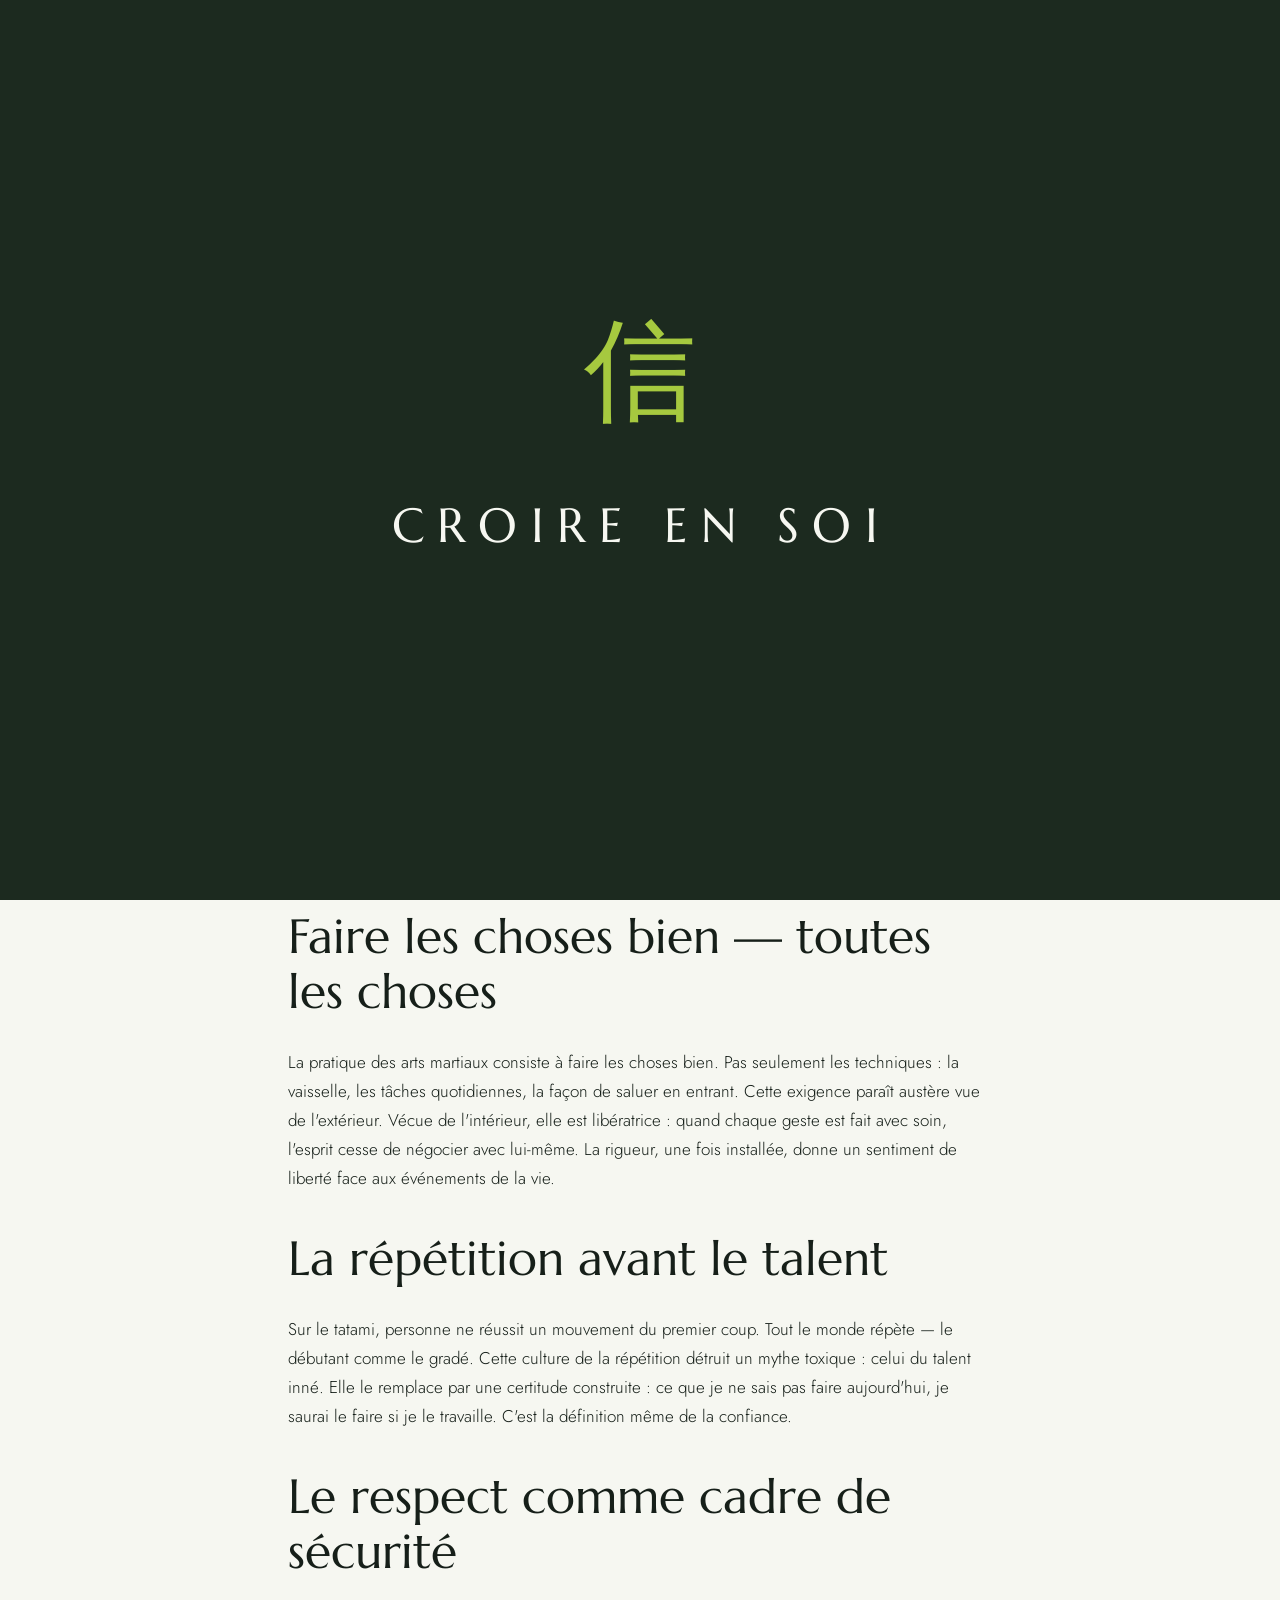
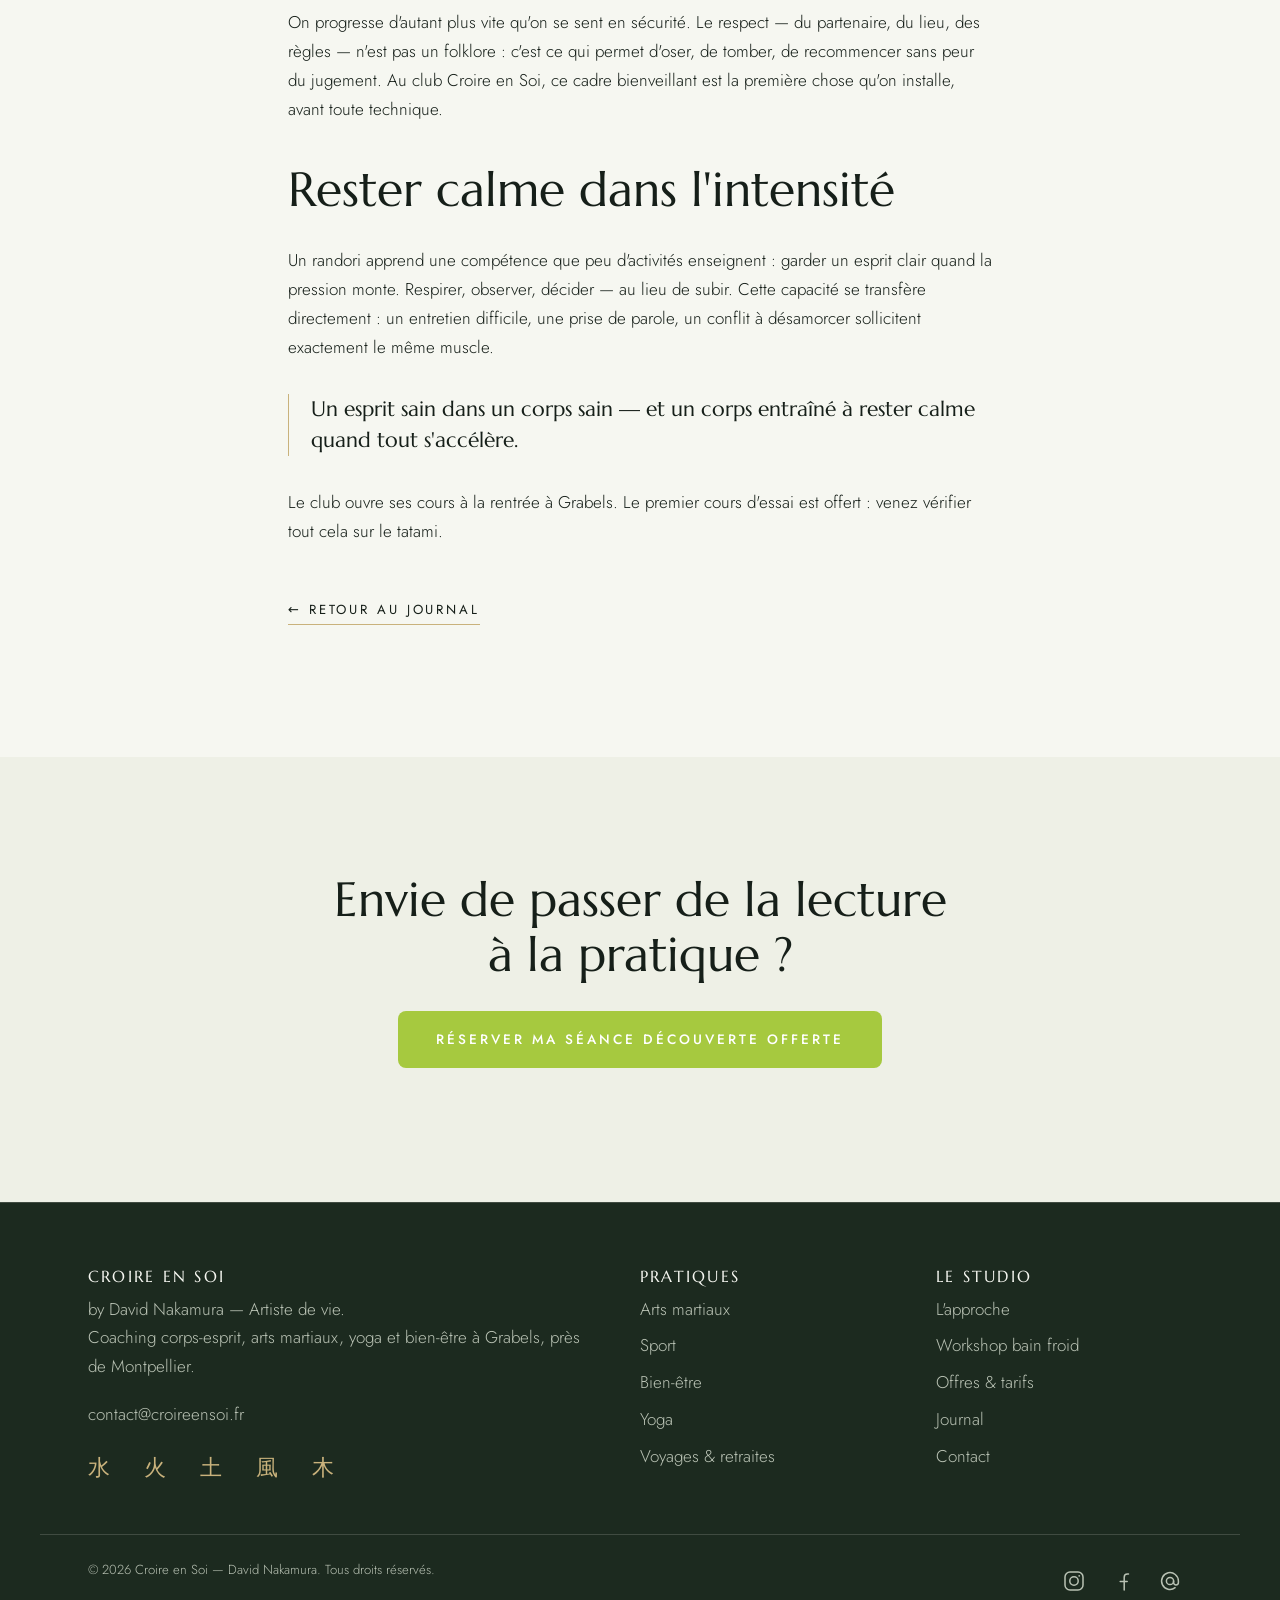
<file: blog-arts-martiaux-confiance.html>
﻿<!DOCTYPE html>
<html lang="fr">
<head>
<meta charset="UTF-8">
<meta name="viewport" content="width=device-width, initial-scale=1">
<title>Ce que les arts martiaux enseignent sur la confiance | Journal Croire en Soi</title>
<meta name="description" content="Discipline, respect, répétition : comment la pratique des arts martiaux construit une confiance qui déborde du tatami vers la vie quotidienne.">
<meta property="og:title" content="Ce que les arts martiaux enseignent sur la confiance — Croire en Soi">
<meta property="og:description" content="Discipline, respect, répétition : comment la pratique des arts martiaux construit une confiance qui déborde du tatami vers la vie quotidienne.">
<meta property="og:type" content="article">
<meta property="og:url" content="https://croireensoi.fr/blog-arts-martiaux-confiance.html">
<meta property="og:image" content="https://croireensoi.fr/assets/img/og-journal.jpg">
<link rel="preconnect" href="https://fonts.googleapis.com">
<link rel="preconnect" href="https://fonts.gstatic.com" crossorigin>
<link href="https://fonts.googleapis.com/css2?family=Marcellus&family=Jost:wght@300;400;500&display=swap" rel="stylesheet">
<link rel="stylesheet" href="assets/css/styles.css">
<script type="application/ld+json">{"@context":"https://schema.org","@type":"BlogPosting","headline":"Ce que les arts martiaux enseignent sur la confiance","author":{"@type":"Person","name":"David Nakamura"},"datePublished":"2026-08-01"}</script>
</head>
<body class="is-loading">

<div class="loader" id="loader" aria-hidden="true">
  <div class="loader-in">
    <div class="loader-kanji">信</div>
    <div class="loader-title">Croire en Soi</div>
    <div class="loader-by">by David Nakamura</div>
    <div class="loader-rule"></div>
  </div>
</div>

<a class="skip-link" href="#main">Aller au contenu</a>

<header class="site-header">
  <div class="wrap header-in">
    <a class="brand" href="index.html"><b>Croire en Soi</b><span>by David Nakamura</span></a>
    <nav class="nav-desktop" aria-label="Navigation principale">
      <a href="arts-martiaux.html">Arts martiaux</a>
      <a href="coaching.html">Coaching</a>
      <div class="nav-drop">
        <button class="nav-drop-btn" aria-expanded="false" aria-controls="drop-pratiques">Pratiques<span class="chev" aria-hidden="true"></span></button>
        <div class="nav-drop-panel" id="drop-pratiques" hidden>
          <a href="pratiques.html#sport"><span class="k k--terre" aria-hidden="true">土</span>Sport</a>
          <a href="pratiques.html#bien-etre"><span class="k k--eau" aria-hidden="true">水</span>Bien-être</a>
          <a href="pratiques.html#yoga"><span class="k k--air" aria-hidden="true">風</span>Yoga</a>
          <a class="nav-drop-tout" href="pratiques.html">Toutes les pratiques</a>
        </div>
      </div>
      <a href="workshop-bain-froid.html">Workshop</a>
      <a href="voyages.html">Voyages</a>
      <a href="services.html">Tarifs</a>
      <a href="blog.html" aria-current="page">Journal</a>
      <a class="nav-cta" href="contact.html">Séance offerte</a>
    </nav>
    <button class="nav-toggle" aria-label="Ouvrir le menu" aria-expanded="false"><span></span><span></span><span></span></button>
  </div>
  <div class="barre-lecture" aria-hidden="true"></div>
</header>

<nav class="nav-mobile" aria-label="Navigation mobile">
  <a href="arts-martiaux.html">Arts martiaux <small>火 Feu</small></a>
  <a href="coaching.html">Coaching <small>Corps &amp; esprit</small></a>
  <a href="pratiques.html">Pratiques <small>土 水 風</small></a>
  <a class="nav-sub" href="pratiques.html#sport"><span class="k k--terre" aria-hidden="true">土</span>Sport</a>
  <a class="nav-sub" href="pratiques.html#bien-etre"><span class="k k--eau" aria-hidden="true">水</span>Bien-être</a>
  <a class="nav-sub" href="pratiques.html#yoga"><span class="k k--air" aria-hidden="true">風</span>Yoga</a>
  <a href="workshop-bain-froid.html">Workshop bain froid <small>Reset</small></a>
  <a href="voyages.html">Voyages <small>木 Bois</small></a>
  <a href="services.html">Tarifs <small>Offres</small></a>
  <a href="blog.html">Journal <small>Réflexions</small></a>
  <a href="contact.html">Contact <small>Séance offerte</small></a>
</nav>

<main id="main">

  <section class="hero hero--page">
    <div class="kanji-bg" aria-hidden="true">火</div>
    <div class="wrap">
      <p class="eyebrow rv">Arts martiaux · 5 min · David Nakamura</p>
      <h1 class="rv rv-d1" style="max-width:20ch">Ce que les arts martiaux enseignent sur la confiance</h1>
      <div class="hero-rule rv rv-d2"></div>
    </div>
  </section>
  <section class="section on-light">
    <div class="wrap"><article class="article rv">

      <p class="lead">On vient souvent aux arts martiaux pour apprendre à se défendre.
      On y reste pour autre chose : une manière de se tenir dans la vie. Voici ce que le tatami
      enseigne, et pourquoi ces leçons débordent largement de la salle.</p>
      <h2>Faire les choses bien — toutes les choses</h2>
      <p>La pratique des arts martiaux consiste à faire les choses bien. Pas seulement les techniques :
      la vaisselle, les tâches quotidiennes, la façon de saluer en entrant. Cette exigence paraît
      austère vue de l'extérieur. Vécue de l'intérieur, elle est libératrice : quand chaque geste
      est fait avec soin, l'esprit cesse de négocier avec lui-même. La rigueur, une fois installée,
      donne un sentiment de liberté face aux événements de la vie.</p>
      <h2>La répétition avant le talent</h2>
      <p>Sur le tatami, personne ne réussit un mouvement du premier coup. Tout le monde répète —
      le débutant comme le gradé. Cette culture de la répétition détruit un mythe toxique :
      celui du talent inné. Elle le remplace par une certitude construite : ce que je ne sais pas
      faire aujourd'hui, je saurai le faire si je le travaille. C'est la définition même
      de la confiance.</p>
      <h2>Le respect comme cadre de sécurité</h2>
      <p>On progresse d'autant plus vite qu'on se sent en sécurité. Le respect — du partenaire,
      du lieu, des règles — n'est pas un folklore : c'est ce qui permet d'oser, de tomber,
      de recommencer sans peur du jugement. Au club Croire en Soi, ce cadre bienveillant
      est la première chose qu'on installe, avant toute technique.</p>
      <h2>Rester calme dans l'intensité</h2>
      <p>Un randori apprend une compétence que peu d'activités enseignent : garder un esprit clair
      quand la pression monte. Respirer, observer, décider — au lieu de subir. Cette capacité se
      transfère directement : un entretien difficile, une prise de parole, un conflit à désamorcer
      sollicitent exactement le même muscle.</p>
      <blockquote>Un esprit sain dans un corps sain — et un corps entraîné à rester calme
      quand tout s'accélère.</blockquote>
      <p>Le club ouvre ses cours à la rentrée à Grabels. Le premier cours d'essai est offert :
      venez vérifier tout cela sur le tatami.</p>

      <p style="margin-top:3rem"><a class="btn--line" href="blog.html">← Retour au journal</a></p>
    </article></div>
  </section>
  <section class="section section--tint on-light center">
    <div class="wrap rv">
      <h2>Envie de passer de la lecture<br>à la pratique&nbsp;?</h2>
      <p style="margin-top:1.5rem"><a class="btn btn--solid" href="contact.html">Réserver ma séance découverte offerte</a></p>
    </div>
  </section>

</main>

<footer class="site-footer">
  <div class="wrap footer-grid">
    <div>
      <h4>Croire en Soi</h4>
      <p>by David Nakamura — Artiste de vie.<br>Coaching corps-esprit, arts martiaux, yoga et bien-être à Grabels, près de Montpellier.</p>
      <p><a href="mailto:contact@croireensoi.fr">contact@croireensoi.fr</a></p>
      <div class="footer-elements" aria-hidden="true">水 火 土 風 木</div>
    </div>
    <div>
      <h4>Pratiques</h4>
      <ul>
        <li><a href="arts-martiaux.html">Arts martiaux</a></li>
        <li><a href="pratiques.html#sport">Sport</a></li>
        <li><a href="pratiques.html#bien-etre">Bien-être</a></li>
        <li><a href="pratiques.html#yoga">Yoga</a></li>
        <li><a href="voyages.html">Voyages &amp; retraites</a></li>
      </ul>
    </div>
    <div>
      <h4>Le studio</h4>
      <ul>
        <li><a href="coaching.html">L'approche</a></li>
        <li><a href="workshop-bain-froid.html">Workshop bain froid</a></li>
        <li><a href="services.html">Offres &amp; tarifs</a></li>
        <li><a href="blog.html">Journal</a></li>
        <li><a href="contact.html">Contact</a></li>
      </ul>
    </div>
  </div>
  <div class="wrap footer-bottom">
    <span>© <span data-year>2026</span> Croire en Soi — David Nakamura. Tous droits réservés.</span>
    <!-- MODIFIER : les adresses sont les constantes SOCIAL_INSTAGRAM,
         SOCIAL_FACEBOOK, WHATSAPP_NUMBER et EMAIL, en tete de
         assets/js/main.js. Tant qu'une constante est vide, l'icone
         renvoie vers contact.html — jamais vers « # » (CdC 6.8, 9.3). -->
    <div class="social">
      <a data-social="instagram" href="contact.html" aria-label="Instagram"><svg viewBox="0 0 24 24" fill="none" stroke="currentColor" stroke-width="1.5" aria-hidden="true"><rect x="3" y="3" width="18" height="18" rx="5"/><circle cx="12" cy="12" r="4.2"/><circle cx="17.2" cy="6.8" r=".9" fill="currentColor" stroke="none"/></svg></a>
      <a data-social="facebook" href="contact.html" aria-label="Facebook"><svg viewBox="0 0 24 24" fill="none" stroke="currentColor" stroke-width="1.5" stroke-linecap="round" stroke-linejoin="round" aria-hidden="true"><path d="M14.2 21V8.2a3.2 3.2 0 0 1 3.2-3.2h1.1"/><path d="M10.2 12.4h7"/></svg></a>
      <a class="social-mail" data-social="email" href="contact.html" aria-label="Nous ecrire par e-mail"><svg viewBox="0 0 24 24" fill="none" stroke="currentColor" stroke-width="1.5" stroke-linecap="round" stroke-linejoin="round" aria-hidden="true"><circle cx="12" cy="12" r="3.6"/><path d="M15.6 12v1.6a2.4 2.4 0 0 0 4.8 0V12a8.4 8.4 0 1 0-3.3 6.7"/></svg></a>
      <a class="social-whatsapp" data-social="whatsapp" href="contact.html" aria-label="Nous ecrire sur WhatsApp"><svg viewBox="0 0 24 24" fill="none" stroke="currentColor" stroke-width="1.5" stroke-linecap="round" stroke-linejoin="round" aria-hidden="true"><path d="M6.2 3.8h3.1l1.6 3.9-2 1.3a11 11 0 0 0 5.1 5.1l1.3-2 3.9 1.6v3.1a1.6 1.6 0 0 1-1.7 1.6A15.6 15.6 0 0 1 4.6 5.5a1.6 1.6 0 0 1 1.6-1.7z"/></svg></a>
    </div>
  </div>
</footer>

<script src="assets/js/main.js"></script>
</body>
</html>
</file>
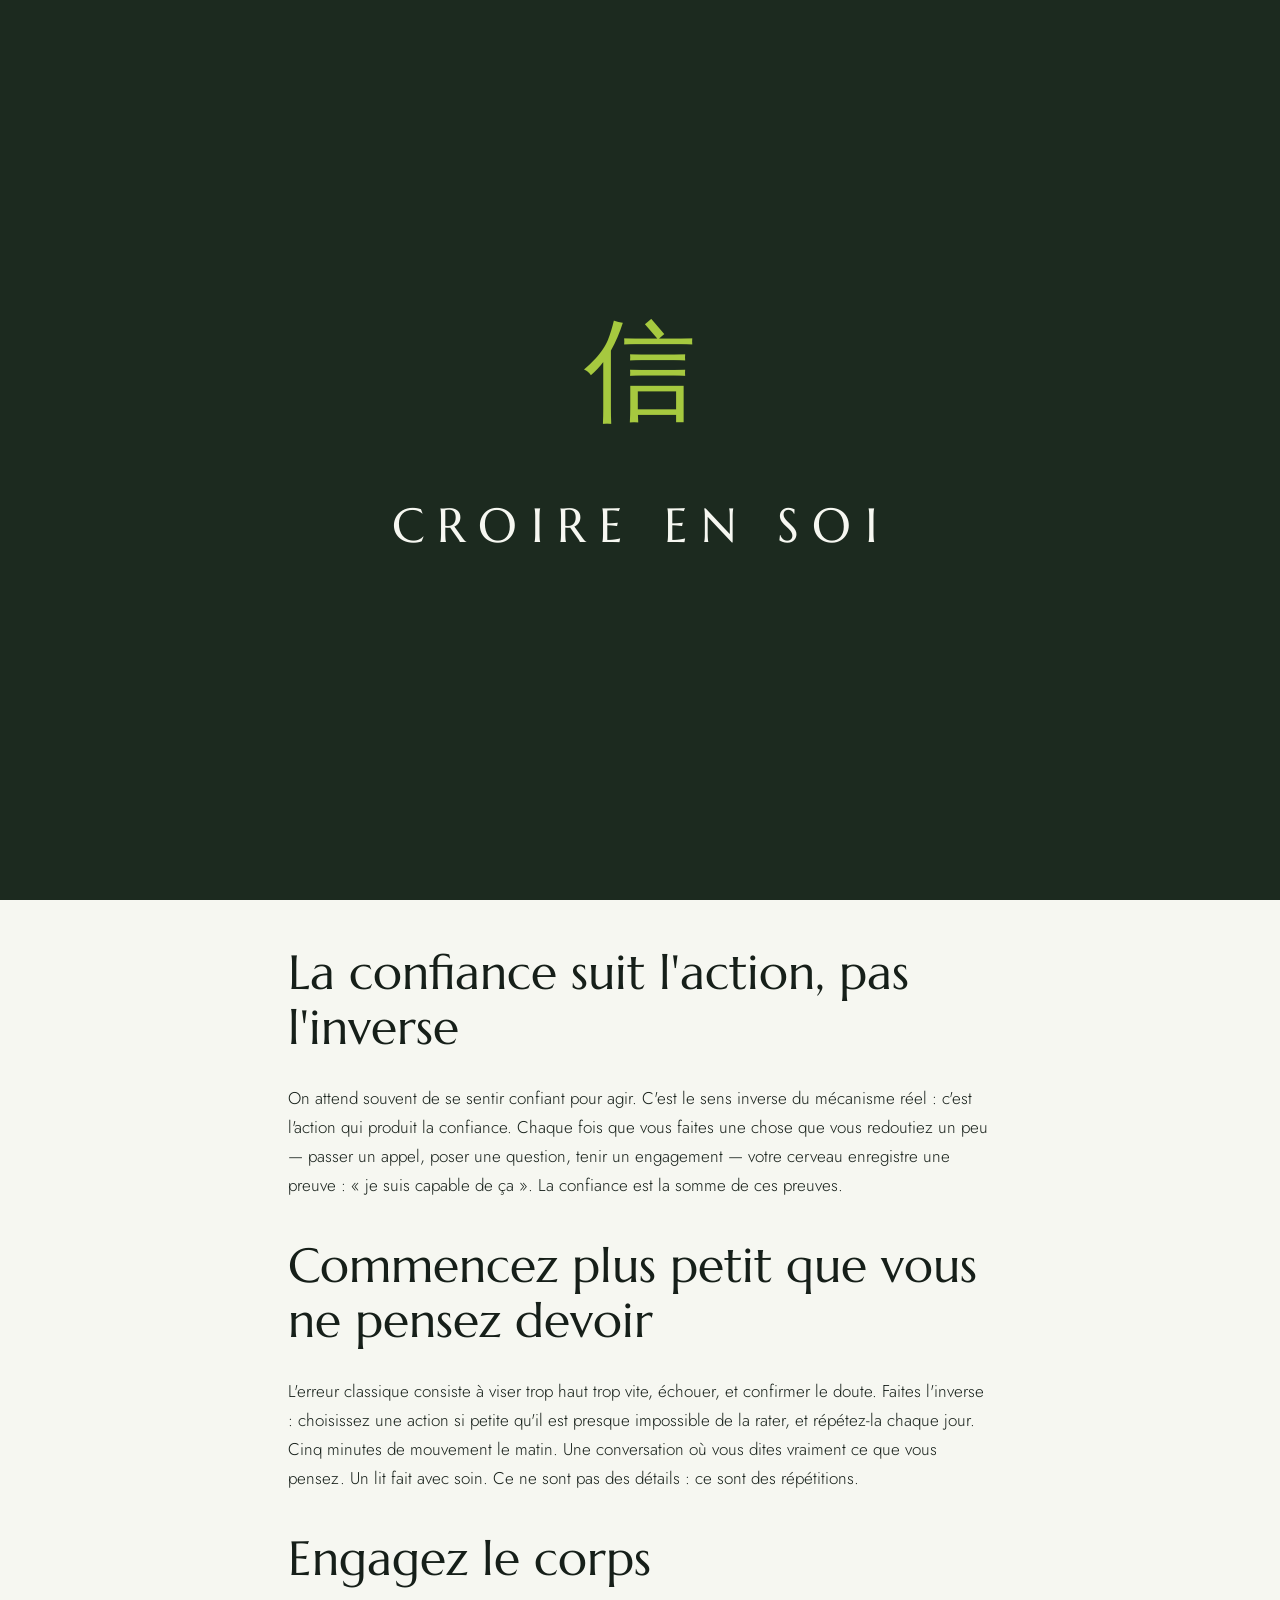
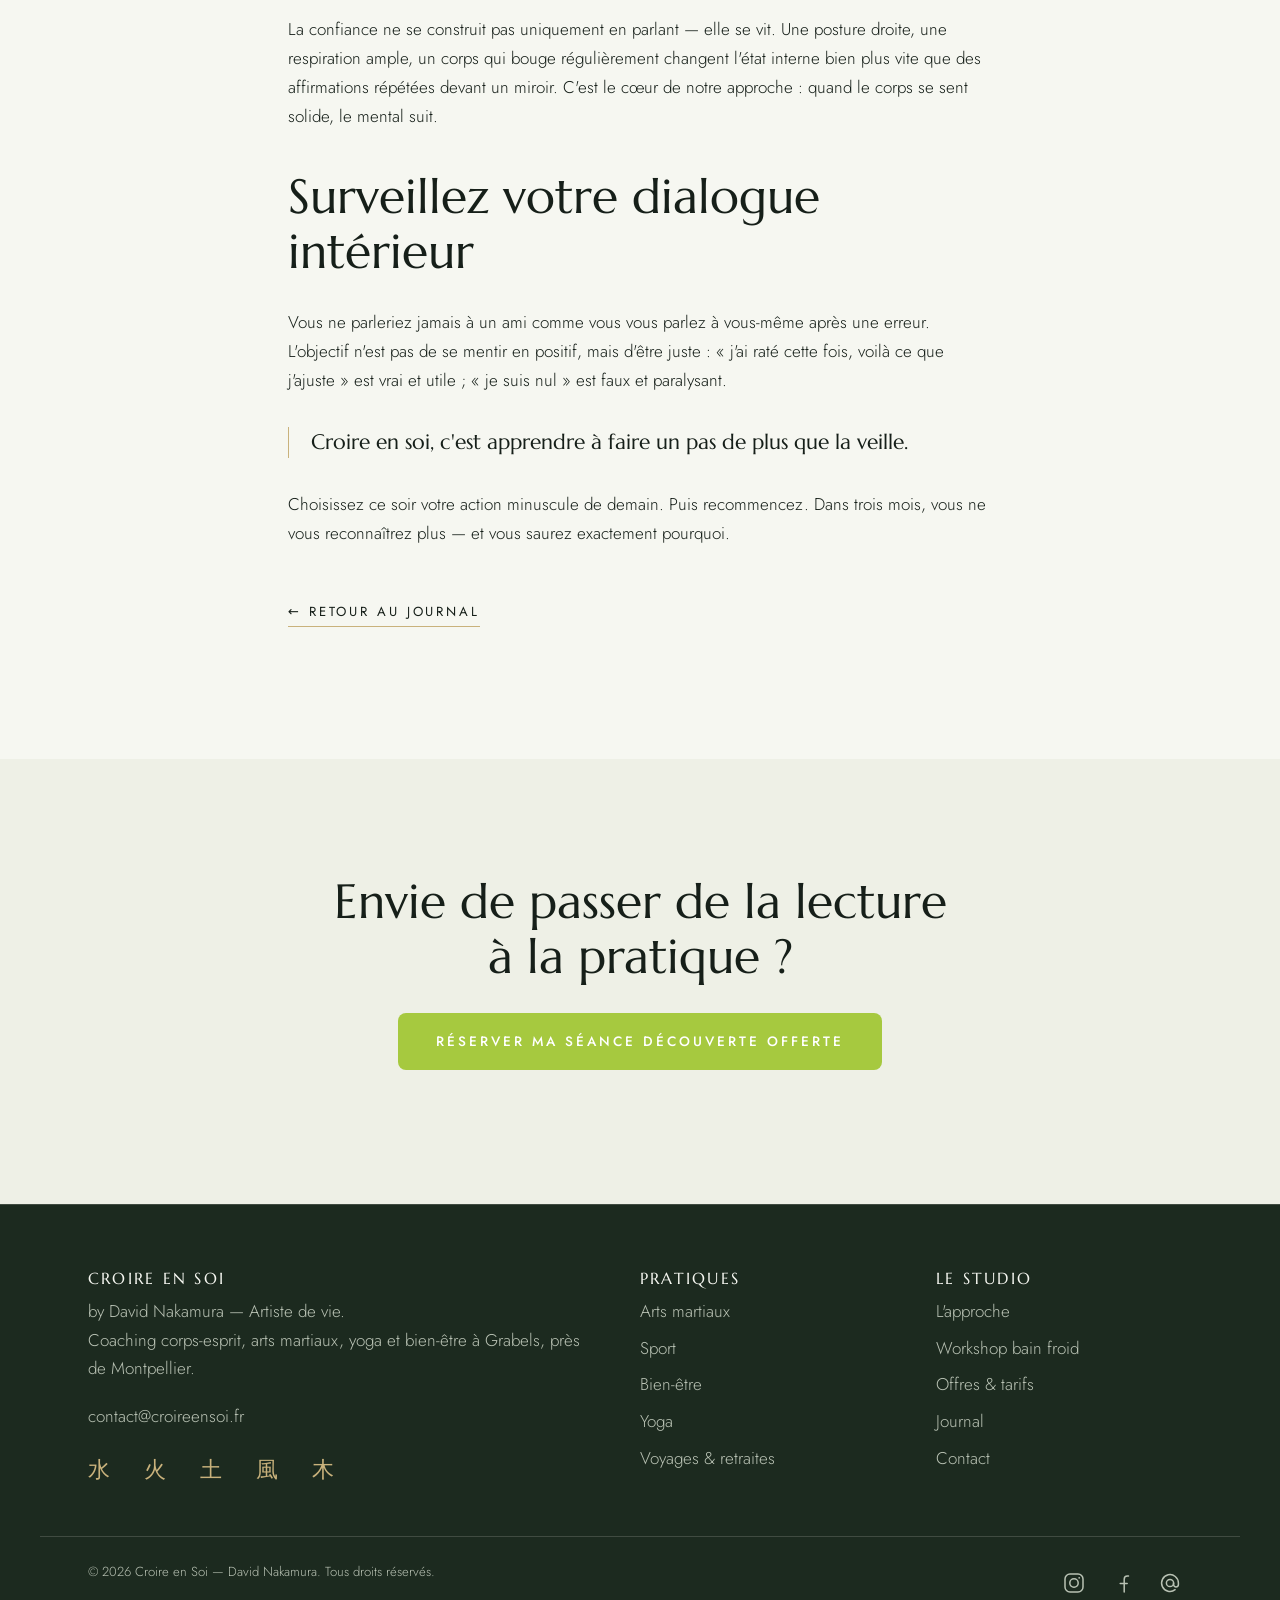
<file: blog-confiance-quotidien.html>
﻿<!DOCTYPE html>
<html lang="fr">
<head>
<meta charset="UTF-8">
<meta name="viewport" content="width=device-width, initial-scale=1">
<title>Développez votre confiance en vous, chaque jour | Journal Croire en Soi</title>
<meta name="description" content="La confiance en soi s'entraîne comme un muscle : petites victoires, corps engagé, dialogue intérieur ajusté. Une méthode concrète pour commencer.">
<meta property="og:title" content="Développez votre confiance en vous, chaque jour — Croire en Soi">
<meta property="og:description" content="La confiance en soi s'entraîne comme un muscle : petites victoires, corps engagé, dialogue intérieur ajusté. Une méthode concrète pour commencer.">
<meta property="og:type" content="article">
<meta property="og:url" content="https://croireensoi.fr/blog-confiance-quotidien.html">
<meta property="og:image" content="https://croireensoi.fr/assets/img/og-journal.jpg">
<link rel="preconnect" href="https://fonts.googleapis.com">
<link rel="preconnect" href="https://fonts.gstatic.com" crossorigin>
<link href="https://fonts.googleapis.com/css2?family=Marcellus&family=Jost:wght@300;400;500&display=swap" rel="stylesheet">
<link rel="stylesheet" href="assets/css/styles.css">
<script type="application/ld+json">{"@context":"https://schema.org","@type":"BlogPosting","headline":"Développez votre confiance en vous, chaque jour","author":{"@type":"Person","name":"David Nakamura"},"datePublished":"2026-08-01"}</script>
</head>
<body class="is-loading">

<div class="loader" id="loader" aria-hidden="true">
  <div class="loader-in">
    <div class="loader-kanji">信</div>
    <div class="loader-title">Croire en Soi</div>
    <div class="loader-by">by David Nakamura</div>
    <div class="loader-rule"></div>
  </div>
</div>

<a class="skip-link" href="#main">Aller au contenu</a>

<header class="site-header">
  <div class="wrap header-in">
    <a class="brand" href="index.html"><b>Croire en Soi</b><span>by David Nakamura</span></a>
    <nav class="nav-desktop" aria-label="Navigation principale">
      <a href="arts-martiaux.html">Arts martiaux</a>
      <a href="coaching.html">Coaching</a>
      <div class="nav-drop">
        <button class="nav-drop-btn" aria-expanded="false" aria-controls="drop-pratiques">Pratiques<span class="chev" aria-hidden="true"></span></button>
        <div class="nav-drop-panel" id="drop-pratiques" hidden>
          <a href="pratiques.html#sport"><span class="k k--terre" aria-hidden="true">土</span>Sport</a>
          <a href="pratiques.html#bien-etre"><span class="k k--eau" aria-hidden="true">水</span>Bien-être</a>
          <a href="pratiques.html#yoga"><span class="k k--air" aria-hidden="true">風</span>Yoga</a>
          <a class="nav-drop-tout" href="pratiques.html">Toutes les pratiques</a>
        </div>
      </div>
      <a href="workshop-bain-froid.html">Workshop</a>
      <a href="voyages.html">Voyages</a>
      <a href="services.html">Tarifs</a>
      <a href="blog.html" aria-current="page">Journal</a>
      <a class="nav-cta" href="contact.html">Séance offerte</a>
    </nav>
    <button class="nav-toggle" aria-label="Ouvrir le menu" aria-expanded="false"><span></span><span></span><span></span></button>
  </div>
  <div class="barre-lecture" aria-hidden="true"></div>
</header>

<nav class="nav-mobile" aria-label="Navigation mobile">
  <a href="arts-martiaux.html">Arts martiaux <small>火 Feu</small></a>
  <a href="coaching.html">Coaching <small>Corps &amp; esprit</small></a>
  <a href="pratiques.html">Pratiques <small>土 水 風</small></a>
  <a class="nav-sub" href="pratiques.html#sport"><span class="k k--terre" aria-hidden="true">土</span>Sport</a>
  <a class="nav-sub" href="pratiques.html#bien-etre"><span class="k k--eau" aria-hidden="true">水</span>Bien-être</a>
  <a class="nav-sub" href="pratiques.html#yoga"><span class="k k--air" aria-hidden="true">風</span>Yoga</a>
  <a href="workshop-bain-froid.html">Workshop bain froid <small>Reset</small></a>
  <a href="voyages.html">Voyages <small>木 Bois</small></a>
  <a href="services.html">Tarifs <small>Offres</small></a>
  <a href="blog.html">Journal <small>Réflexions</small></a>
  <a href="contact.html">Contact <small>Séance offerte</small></a>
</nav>

<main id="main">

  <section class="hero hero--page">
    <div class="kanji-bg" aria-hidden="true">信</div>
    <div class="wrap">
      <p class="eyebrow rv">Confiance en soi · 4 min · David Nakamura</p>
      <h1 class="rv rv-d1" style="max-width:20ch">Développez votre confiance en vous, chaque jour</h1>
      <div class="hero-rule rv rv-d2"></div>
    </div>
  </section>
  <section class="section on-light">
    <div class="wrap"><article class="article rv">

      <p class="lead">La confiance en soi est un élément essentiel pour mener une vie épanouissante,
      dans la sphère personnelle comme professionnelle. Mais on la présente souvent comme un don :
      certains l'auraient, d'autres non. C'est faux. La confiance est un entraînement — et comme
      tout entraînement, elle répond à la régularité.</p>
      <h2>La confiance suit l'action, pas l'inverse</h2>
      <p>On attend souvent de se sentir confiant pour agir. C'est le sens inverse du mécanisme réel :
      c'est l'action qui produit la confiance. Chaque fois que vous faites une chose que vous
      redoutiez un peu — passer un appel, poser une question, tenir un engagement — votre cerveau
      enregistre une preuve : « je suis capable de ça ». La confiance est la somme de ces preuves.</p>
      <h2>Commencez plus petit que vous ne pensez devoir</h2>
      <p>L'erreur classique consiste à viser trop haut trop vite, échouer, et confirmer le doute.
      Faites l'inverse : choisissez une action si petite qu'il est presque impossible de la rater,
      et répétez-la chaque jour. Cinq minutes de mouvement le matin. Une conversation où vous dites
      vraiment ce que vous pensez. Un lit fait avec soin. Ce ne sont pas des détails : ce sont
      des répétitions.</p>
      <h2>Engagez le corps</h2>
      <p>La confiance ne se construit pas uniquement en parlant — elle se vit. Une posture droite,
      une respiration ample, un corps qui bouge régulièrement changent l'état interne bien plus vite
      que des affirmations répétées devant un miroir. C'est le cœur de notre approche : quand le corps
      se sent solide, le mental suit.</p>
      <h2>Surveillez votre dialogue intérieur</h2>
      <p>Vous ne parleriez jamais à un ami comme vous vous parlez à vous-même après une erreur.
      L'objectif n'est pas de se mentir en positif, mais d'être juste : « j'ai raté cette fois,
      voilà ce que j'ajuste » est vrai et utile ; « je suis nul » est faux et paralysant.</p>
      <blockquote>Croire en soi, c'est apprendre à faire un pas de plus que la veille.</blockquote>
      <p>Choisissez ce soir votre action minuscule de demain. Puis recommencez. Dans trois mois,
      vous ne vous reconnaîtrez plus — et vous saurez exactement pourquoi.</p>

      <p style="margin-top:3rem"><a class="btn--line" href="blog.html">← Retour au journal</a></p>
    </article></div>
  </section>
  <section class="section section--tint on-light center">
    <div class="wrap rv">
      <h2>Envie de passer de la lecture<br>à la pratique&nbsp;?</h2>
      <p style="margin-top:1.5rem"><a class="btn btn--solid" href="contact.html">Réserver ma séance découverte offerte</a></p>
    </div>
  </section>

</main>

<footer class="site-footer">
  <div class="wrap footer-grid">
    <div>
      <h4>Croire en Soi</h4>
      <p>by David Nakamura — Artiste de vie.<br>Coaching corps-esprit, arts martiaux, yoga et bien-être à Grabels, près de Montpellier.</p>
      <p><a href="mailto:contact@croireensoi.fr">contact@croireensoi.fr</a></p>
      <div class="footer-elements" aria-hidden="true">水 火 土 風 木</div>
    </div>
    <div>
      <h4>Pratiques</h4>
      <ul>
        <li><a href="arts-martiaux.html">Arts martiaux</a></li>
        <li><a href="pratiques.html#sport">Sport</a></li>
        <li><a href="pratiques.html#bien-etre">Bien-être</a></li>
        <li><a href="pratiques.html#yoga">Yoga</a></li>
        <li><a href="voyages.html">Voyages &amp; retraites</a></li>
      </ul>
    </div>
    <div>
      <h4>Le studio</h4>
      <ul>
        <li><a href="coaching.html">L'approche</a></li>
        <li><a href="workshop-bain-froid.html">Workshop bain froid</a></li>
        <li><a href="services.html">Offres &amp; tarifs</a></li>
        <li><a href="blog.html">Journal</a></li>
        <li><a href="contact.html">Contact</a></li>
      </ul>
    </div>
  </div>
  <div class="wrap footer-bottom">
    <span>© <span data-year>2026</span> Croire en Soi — David Nakamura. Tous droits réservés.</span>
    <!-- MODIFIER : les adresses sont les constantes SOCIAL_INSTAGRAM,
         SOCIAL_FACEBOOK, WHATSAPP_NUMBER et EMAIL, en tete de
         assets/js/main.js. Tant qu'une constante est vide, l'icone
         renvoie vers contact.html — jamais vers « # » (CdC 6.8, 9.3). -->
    <div class="social">
      <a data-social="instagram" href="contact.html" aria-label="Instagram"><svg viewBox="0 0 24 24" fill="none" stroke="currentColor" stroke-width="1.5" aria-hidden="true"><rect x="3" y="3" width="18" height="18" rx="5"/><circle cx="12" cy="12" r="4.2"/><circle cx="17.2" cy="6.8" r=".9" fill="currentColor" stroke="none"/></svg></a>
      <a data-social="facebook" href="contact.html" aria-label="Facebook"><svg viewBox="0 0 24 24" fill="none" stroke="currentColor" stroke-width="1.5" stroke-linecap="round" stroke-linejoin="round" aria-hidden="true"><path d="M14.2 21V8.2a3.2 3.2 0 0 1 3.2-3.2h1.1"/><path d="M10.2 12.4h7"/></svg></a>
      <a class="social-mail" data-social="email" href="contact.html" aria-label="Nous ecrire par e-mail"><svg viewBox="0 0 24 24" fill="none" stroke="currentColor" stroke-width="1.5" stroke-linecap="round" stroke-linejoin="round" aria-hidden="true"><circle cx="12" cy="12" r="3.6"/><path d="M15.6 12v1.6a2.4 2.4 0 0 0 4.8 0V12a8.4 8.4 0 1 0-3.3 6.7"/></svg></a>
      <a class="social-whatsapp" data-social="whatsapp" href="contact.html" aria-label="Nous ecrire sur WhatsApp"><svg viewBox="0 0 24 24" fill="none" stroke="currentColor" stroke-width="1.5" stroke-linecap="round" stroke-linejoin="round" aria-hidden="true"><path d="M6.2 3.8h3.1l1.6 3.9-2 1.3a11 11 0 0 0 5.1 5.1l1.3-2 3.9 1.6v3.1a1.6 1.6 0 0 1-1.7 1.6A15.6 15.6 0 0 1 4.6 5.5a1.6 1.6 0 0 1 1.6-1.7z"/></svg></a>
    </div>
  </div>
</footer>

<script src="assets/js/main.js"></script>
</body>
</html>
</file>
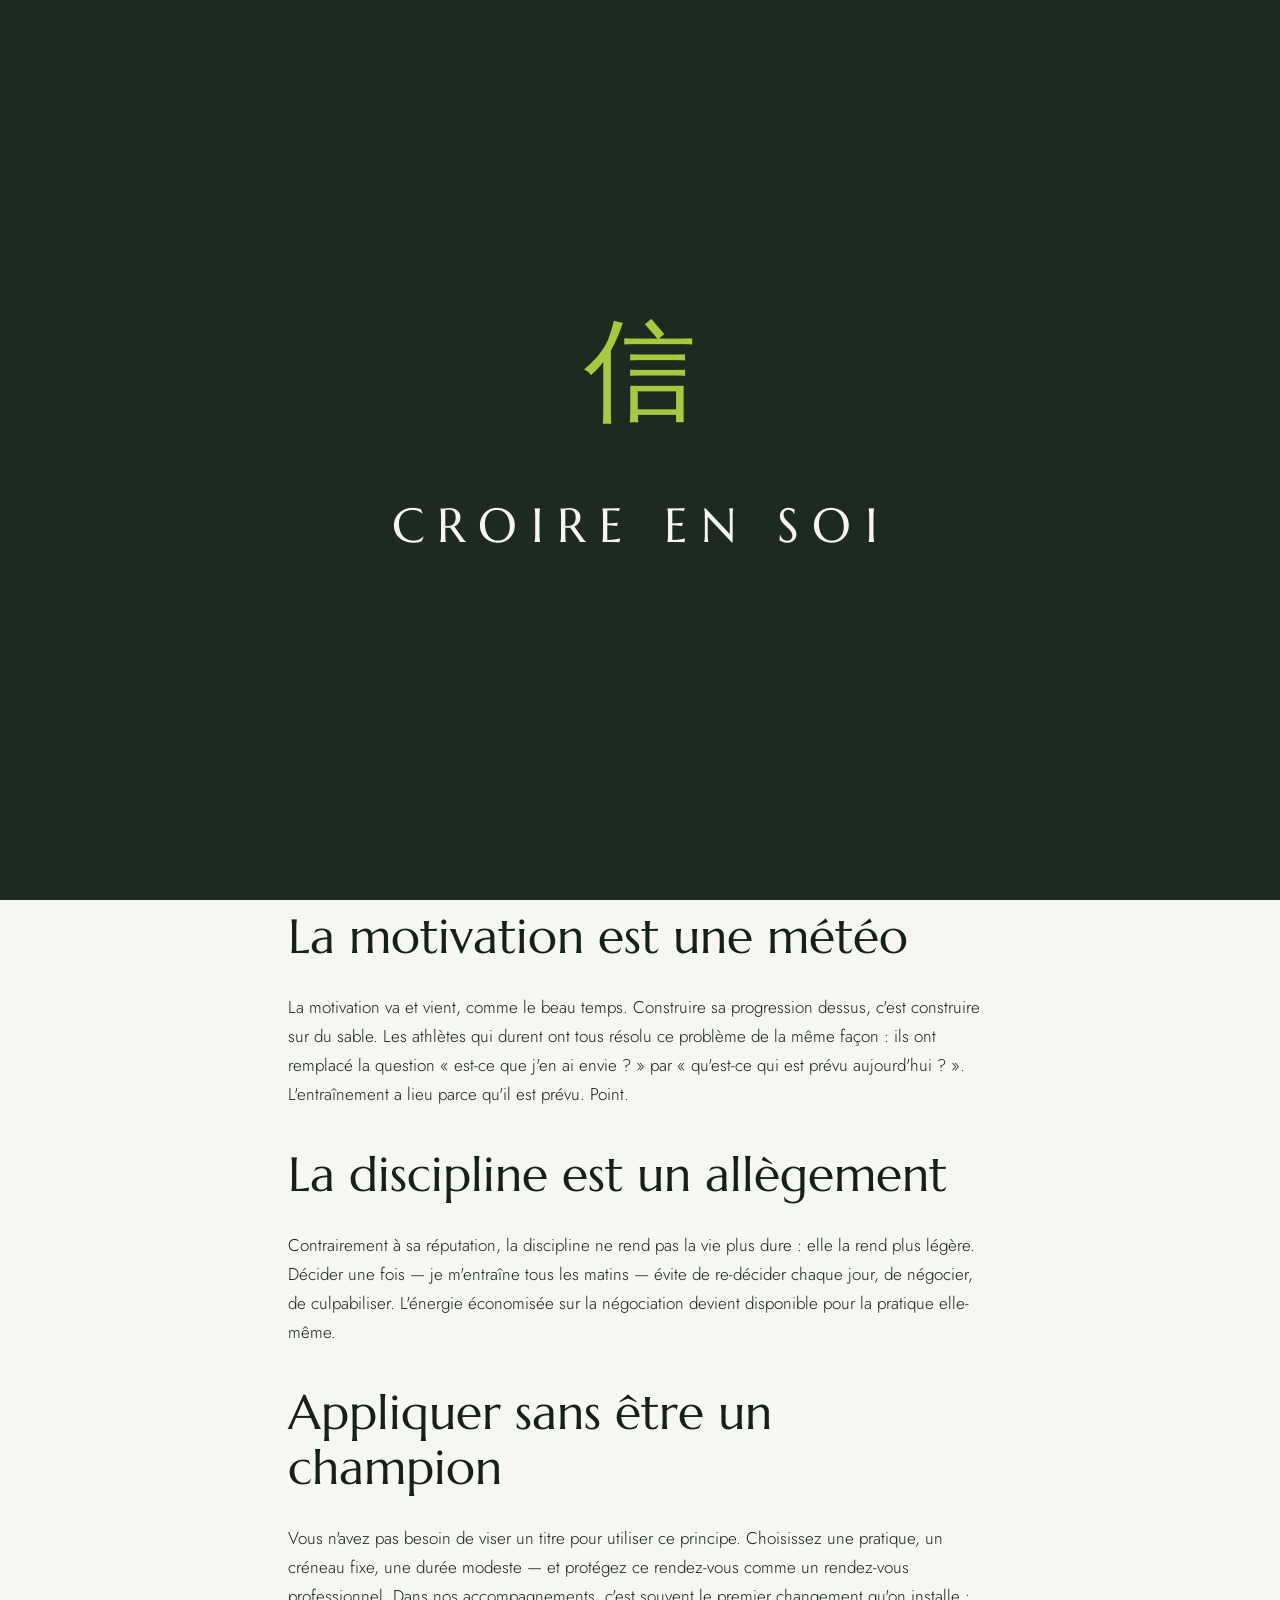
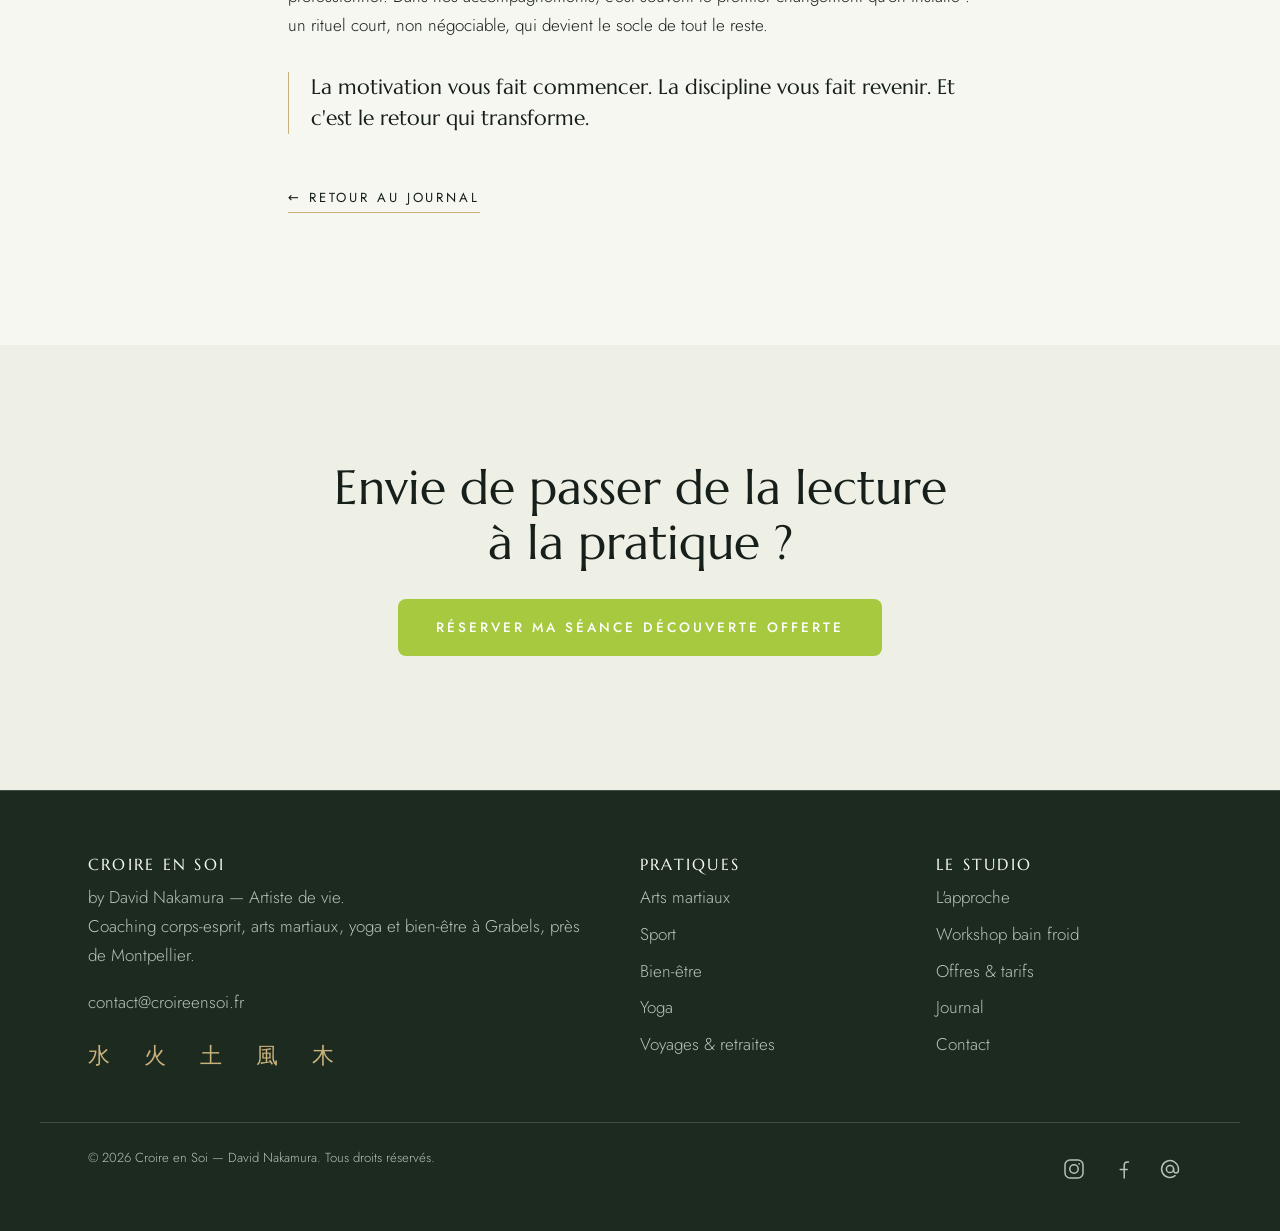
<file: blog-sources-inspiration.html>
﻿<!DOCTYPE html>
<html lang="fr">
<head>
<meta charset="UTF-8">
<meta name="viewport" content="width=device-width, initial-scale=1">
<title>Sources d'inspiration : la discipline avant la motivation | Journal Croire en Soi</title>
<meta name="description" content="Ce que les grands athlètes ont en commun : la discipline comme socle, la motivation comme bonus. Et comment appliquer ce principe sans être un champion.">
<meta property="og:title" content="Sources d'inspiration : la discipline avant la motivation — Croire en Soi">
<meta property="og:description" content="Ce que les grands athlètes ont en commun : la discipline comme socle, la motivation comme bonus. Et comment appliquer ce principe sans être un champion.">
<meta property="og:type" content="article">
<meta property="og:url" content="https://croireensoi.fr/blog-sources-inspiration.html">
<meta property="og:image" content="https://croireensoi.fr/assets/img/og-journal.jpg">
<link rel="preconnect" href="https://fonts.googleapis.com">
<link rel="preconnect" href="https://fonts.gstatic.com" crossorigin>
<link href="https://fonts.googleapis.com/css2?family=Marcellus&family=Jost:wght@300;400;500&display=swap" rel="stylesheet">
<link rel="stylesheet" href="assets/css/styles.css">
<script type="application/ld+json">{"@context":"https://schema.org","@type":"BlogPosting","headline":"Sources d'inspiration : la discipline avant la motivation","author":{"@type":"Person","name":"David Nakamura"},"datePublished":"2026-08-01"}</script>
</head>
<body class="is-loading">

<div class="loader" id="loader" aria-hidden="true">
  <div class="loader-in">
    <div class="loader-kanji">信</div>
    <div class="loader-title">Croire en Soi</div>
    <div class="loader-by">by David Nakamura</div>
    <div class="loader-rule"></div>
  </div>
</div>

<a class="skip-link" href="#main">Aller au contenu</a>

<header class="site-header">
  <div class="wrap header-in">
    <a class="brand" href="index.html"><b>Croire en Soi</b><span>by David Nakamura</span></a>
    <nav class="nav-desktop" aria-label="Navigation principale">
      <a href="arts-martiaux.html">Arts martiaux</a>
      <a href="coaching.html">Coaching</a>
      <div class="nav-drop">
        <button class="nav-drop-btn" aria-expanded="false" aria-controls="drop-pratiques">Pratiques<span class="chev" aria-hidden="true"></span></button>
        <div class="nav-drop-panel" id="drop-pratiques" hidden>
          <a href="pratiques.html#sport"><span class="k k--terre" aria-hidden="true">土</span>Sport</a>
          <a href="pratiques.html#bien-etre"><span class="k k--eau" aria-hidden="true">水</span>Bien-être</a>
          <a href="pratiques.html#yoga"><span class="k k--air" aria-hidden="true">風</span>Yoga</a>
          <a class="nav-drop-tout" href="pratiques.html">Toutes les pratiques</a>
        </div>
      </div>
      <a href="workshop-bain-froid.html">Workshop</a>
      <a href="voyages.html">Voyages</a>
      <a href="services.html">Tarifs</a>
      <a href="blog.html" aria-current="page">Journal</a>
      <a class="nav-cta" href="contact.html">Séance offerte</a>
    </nav>
    <button class="nav-toggle" aria-label="Ouvrir le menu" aria-expanded="false"><span></span><span></span><span></span></button>
  </div>
  <div class="barre-lecture" aria-hidden="true"></div>
</header>

<nav class="nav-mobile" aria-label="Navigation mobile">
  <a href="arts-martiaux.html">Arts martiaux <small>火 Feu</small></a>
  <a href="coaching.html">Coaching <small>Corps &amp; esprit</small></a>
  <a href="pratiques.html">Pratiques <small>土 水 風</small></a>
  <a class="nav-sub" href="pratiques.html#sport"><span class="k k--terre" aria-hidden="true">土</span>Sport</a>
  <a class="nav-sub" href="pratiques.html#bien-etre"><span class="k k--eau" aria-hidden="true">水</span>Bien-être</a>
  <a class="nav-sub" href="pratiques.html#yoga"><span class="k k--air" aria-hidden="true">風</span>Yoga</a>
  <a href="workshop-bain-froid.html">Workshop bain froid <small>Reset</small></a>
  <a href="voyages.html">Voyages <small>木 Bois</small></a>
  <a href="services.html">Tarifs <small>Offres</small></a>
  <a href="blog.html">Journal <small>Réflexions</small></a>
  <a href="contact.html">Contact <small>Séance offerte</small></a>
</nav>

<main id="main">

  <section class="hero hero--page">
    <div class="kanji-bg" aria-hidden="true">道</div>
    <div class="wrap">
      <p class="eyebrow rv">Inspiration · 3 min · David Nakamura</p>
      <h1 class="rv rv-d1" style="max-width:20ch">Sources d'inspiration : la discipline avant la motivation</h1>
      <div class="hero-rule rv rv-d2"></div>
    </div>
  </section>
  <section class="section on-light">
    <div class="wrap"><article class="article rv">

      <p class="lead">Quand on observe les parcours des grands athlètes — quelle que soit leur
      discipline — un point commun revient toujours. Ce n'est ni le talent, ni la motivation.
      C'est la discipline : la capacité à faire le travail, y compris les jours sans envie.</p>
      <h2>La motivation est une météo</h2>
      <p>La motivation va et vient, comme le beau temps. Construire sa progression dessus,
      c'est construire sur du sable. Les athlètes qui durent ont tous résolu ce problème
      de la même façon : ils ont remplacé la question « est-ce que j'en ai envie ? » par
      « qu'est-ce qui est prévu aujourd'hui ? ». L'entraînement a lieu parce qu'il est prévu.
      Point.</p>
      <h2>La discipline est un allègement</h2>
      <p>Contrairement à sa réputation, la discipline ne rend pas la vie plus dure : elle la rend
      plus légère. Décider une fois — je m'entraîne tous les matins — évite de re-décider chaque
      jour, de négocier, de culpabiliser. L'énergie économisée sur la négociation devient
      disponible pour la pratique elle-même.</p>
      <h2>Appliquer sans être un champion</h2>
      <p>Vous n'avez pas besoin de viser un titre pour utiliser ce principe. Choisissez une pratique,
      un créneau fixe, une durée modeste — et protégez ce rendez-vous comme un rendez-vous
      professionnel. Dans nos accompagnements, c'est souvent le premier changement qu'on installe :
      un rituel court, non négociable, qui devient le socle de tout le reste.</p>
      <blockquote>La motivation vous fait commencer. La discipline vous fait revenir.
      Et c'est le retour qui transforme.</blockquote>

      <p style="margin-top:3rem"><a class="btn--line" href="blog.html">← Retour au journal</a></p>
    </article></div>
  </section>
  <section class="section section--tint on-light center">
    <div class="wrap rv">
      <h2>Envie de passer de la lecture<br>à la pratique&nbsp;?</h2>
      <p style="margin-top:1.5rem"><a class="btn btn--solid" href="contact.html">Réserver ma séance découverte offerte</a></p>
    </div>
  </section>

</main>

<footer class="site-footer">
  <div class="wrap footer-grid">
    <div>
      <h4>Croire en Soi</h4>
      <p>by David Nakamura — Artiste de vie.<br>Coaching corps-esprit, arts martiaux, yoga et bien-être à Grabels, près de Montpellier.</p>
      <p><a href="mailto:contact@croireensoi.fr">contact@croireensoi.fr</a></p>
      <div class="footer-elements" aria-hidden="true">水 火 土 風 木</div>
    </div>
    <div>
      <h4>Pratiques</h4>
      <ul>
        <li><a href="arts-martiaux.html">Arts martiaux</a></li>
        <li><a href="pratiques.html#sport">Sport</a></li>
        <li><a href="pratiques.html#bien-etre">Bien-être</a></li>
        <li><a href="pratiques.html#yoga">Yoga</a></li>
        <li><a href="voyages.html">Voyages &amp; retraites</a></li>
      </ul>
    </div>
    <div>
      <h4>Le studio</h4>
      <ul>
        <li><a href="coaching.html">L'approche</a></li>
        <li><a href="workshop-bain-froid.html">Workshop bain froid</a></li>
        <li><a href="services.html">Offres &amp; tarifs</a></li>
        <li><a href="blog.html">Journal</a></li>
        <li><a href="contact.html">Contact</a></li>
      </ul>
    </div>
  </div>
  <div class="wrap footer-bottom">
    <span>© <span data-year>2026</span> Croire en Soi — David Nakamura. Tous droits réservés.</span>
    <!-- MODIFIER : les adresses sont les constantes SOCIAL_INSTAGRAM,
         SOCIAL_FACEBOOK, WHATSAPP_NUMBER et EMAIL, en tete de
         assets/js/main.js. Tant qu'une constante est vide, l'icone
         renvoie vers contact.html — jamais vers « # » (CdC 6.8, 9.3). -->
    <div class="social">
      <a data-social="instagram" href="contact.html" aria-label="Instagram"><svg viewBox="0 0 24 24" fill="none" stroke="currentColor" stroke-width="1.5" aria-hidden="true"><rect x="3" y="3" width="18" height="18" rx="5"/><circle cx="12" cy="12" r="4.2"/><circle cx="17.2" cy="6.8" r=".9" fill="currentColor" stroke="none"/></svg></a>
      <a data-social="facebook" href="contact.html" aria-label="Facebook"><svg viewBox="0 0 24 24" fill="none" stroke="currentColor" stroke-width="1.5" stroke-linecap="round" stroke-linejoin="round" aria-hidden="true"><path d="M14.2 21V8.2a3.2 3.2 0 0 1 3.2-3.2h1.1"/><path d="M10.2 12.4h7"/></svg></a>
      <a class="social-mail" data-social="email" href="contact.html" aria-label="Nous ecrire par e-mail"><svg viewBox="0 0 24 24" fill="none" stroke="currentColor" stroke-width="1.5" stroke-linecap="round" stroke-linejoin="round" aria-hidden="true"><circle cx="12" cy="12" r="3.6"/><path d="M15.6 12v1.6a2.4 2.4 0 0 0 4.8 0V12a8.4 8.4 0 1 0-3.3 6.7"/></svg></a>
      <a class="social-whatsapp" data-social="whatsapp" href="contact.html" aria-label="Nous ecrire sur WhatsApp"><svg viewBox="0 0 24 24" fill="none" stroke="currentColor" stroke-width="1.5" stroke-linecap="round" stroke-linejoin="round" aria-hidden="true"><path d="M6.2 3.8h3.1l1.6 3.9-2 1.3a11 11 0 0 0 5.1 5.1l1.3-2 3.9 1.6v3.1a1.6 1.6 0 0 1-1.7 1.6A15.6 15.6 0 0 1 4.6 5.5a1.6 1.6 0 0 1 1.6-1.7z"/></svg></a>
    </div>
  </div>
</footer>

<script src="assets/js/main.js"></script>
</body>
</html>
</file>
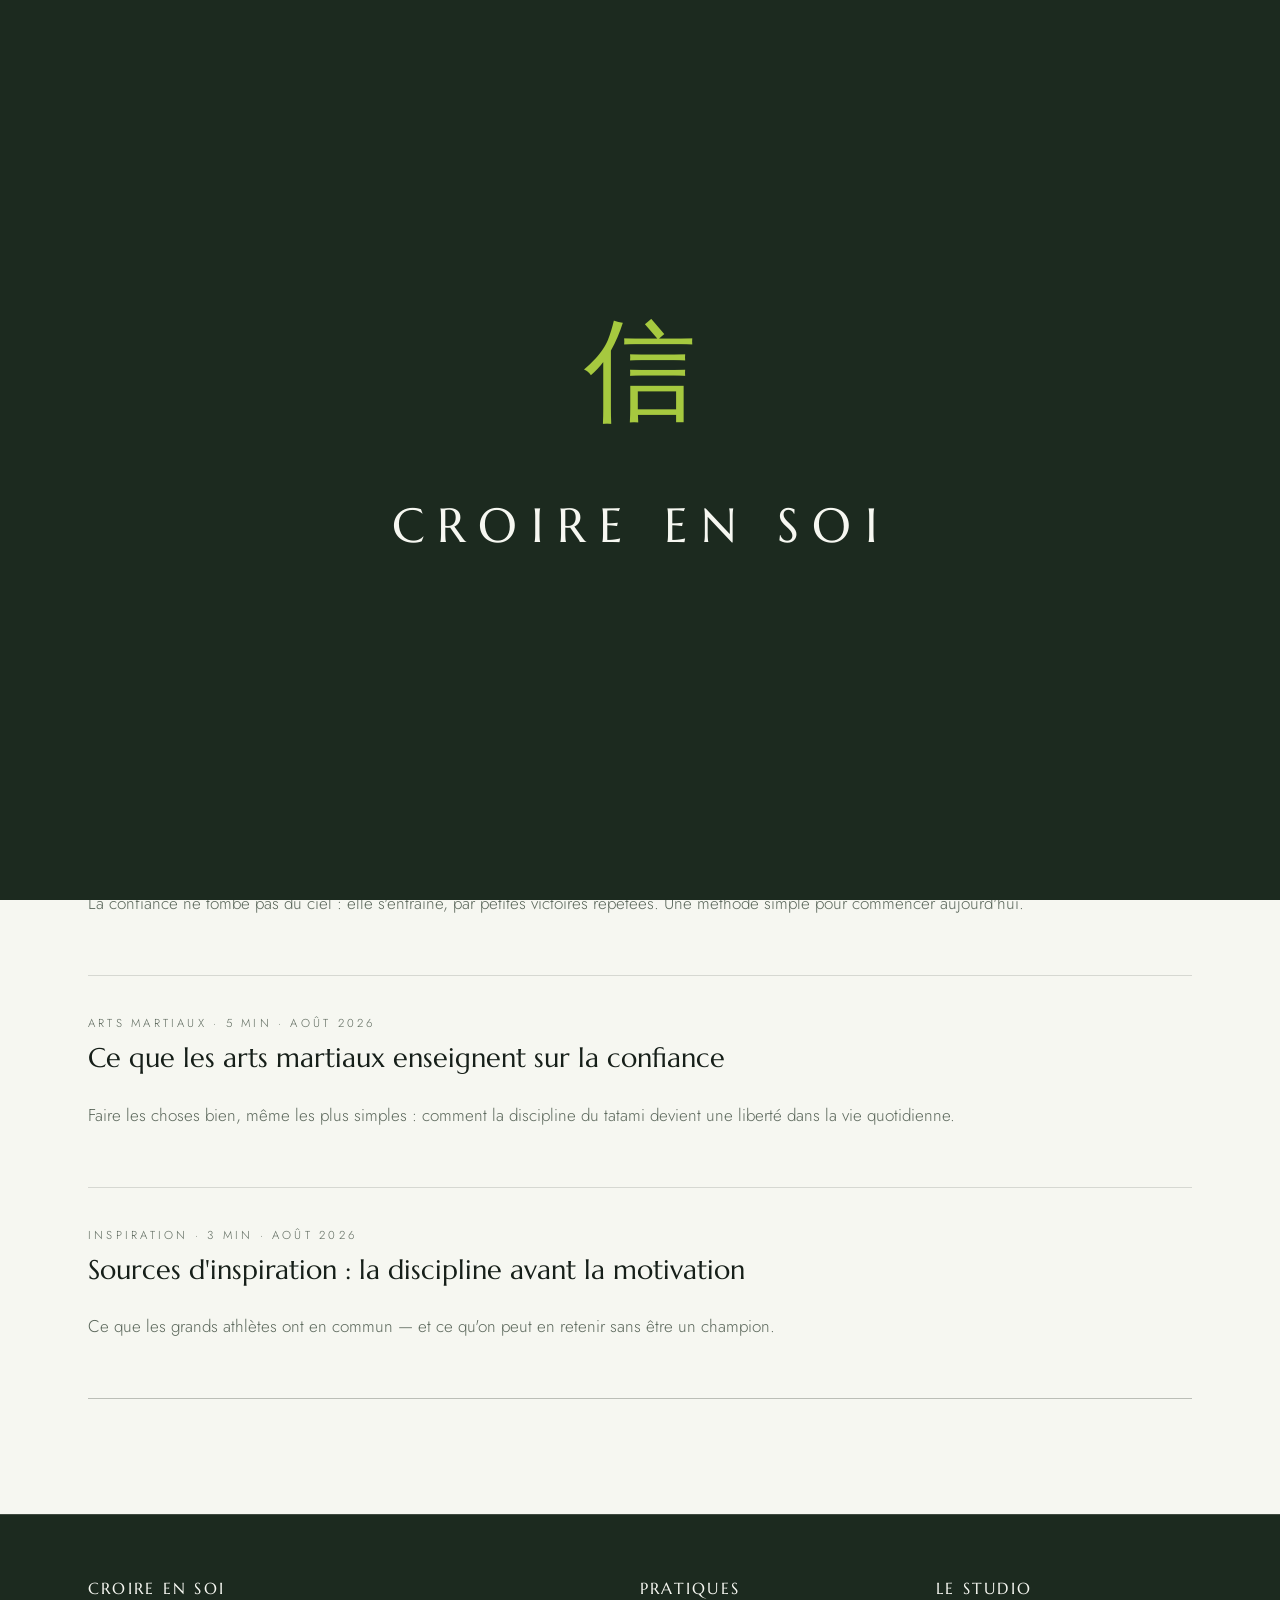
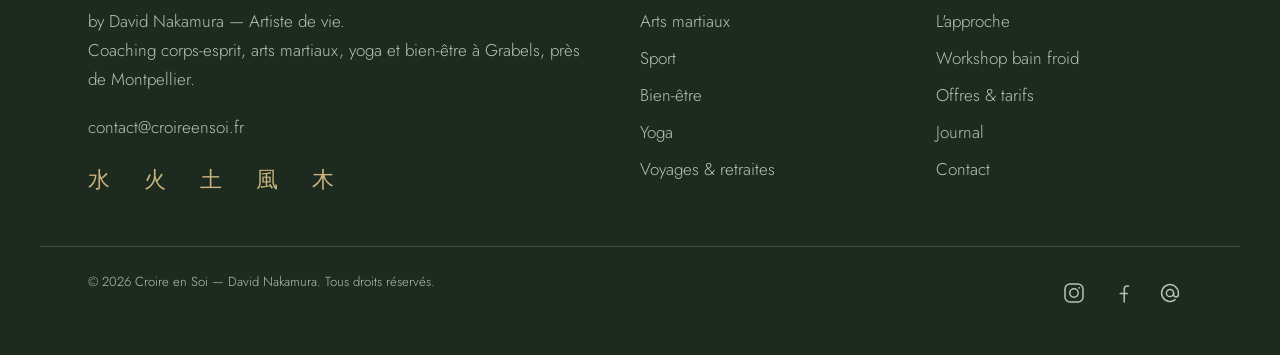
<file: blog.html>
﻿<!DOCTYPE html>
<html lang="fr">
<head>
<meta charset="UTF-8">
<meta name="viewport" content="width=device-width, initial-scale=1">
<title>Journal — Réflexions et pensées | Croire en Soi by David Nakamura</title>
<meta name="description" content="Le journal de Croire en Soi : confiance en soi, arts martiaux, bien-être. Des réflexions concrètes pour s'entraîner à croire en soi.">
<meta property="og:title" content="Journal — Croire en Soi">
<meta property="og:description" content="Le journal de Croire en Soi : confiance en soi, arts martiaux, bien-être. Des réflexions concrètes pour s'entraîner à croire en soi.">
<meta property="og:type" content="website">
<meta property="og:url" content="https://croireensoi.fr/blog.html">
<meta property="og:image" content="https://croireensoi.fr/assets/img/og-journal.jpg">
<link rel="preconnect" href="https://fonts.googleapis.com">
<link rel="preconnect" href="https://fonts.gstatic.com" crossorigin>
<link href="https://fonts.googleapis.com/css2?family=Marcellus&family=Jost:wght@300;400;500&display=swap" rel="stylesheet">
<link rel="stylesheet" href="assets/css/styles.css">
</head>
<body class="is-loading">

<div class="loader" id="loader" aria-hidden="true">
  <div class="loader-in">
    <div class="loader-kanji">信</div>
    <div class="loader-title">Croire en Soi</div>
    <div class="loader-by">by David Nakamura</div>
    <div class="loader-rule"></div>
  </div>
</div>

<a class="skip-link" href="#main">Aller au contenu</a>

<header class="site-header">
  <div class="wrap header-in">
    <a class="brand" href="index.html"><b>Croire en Soi</b><span>by David Nakamura</span></a>
    <nav class="nav-desktop" aria-label="Navigation principale">
      <a href="arts-martiaux.html">Arts martiaux</a>
      <a href="coaching.html">Coaching</a>
      <div class="nav-drop">
        <button class="nav-drop-btn" aria-expanded="false" aria-controls="drop-pratiques">Pratiques<span class="chev" aria-hidden="true"></span></button>
        <div class="nav-drop-panel" id="drop-pratiques" hidden>
          <a href="pratiques.html#sport"><span class="k k--terre" aria-hidden="true">土</span>Sport</a>
          <a href="pratiques.html#bien-etre"><span class="k k--eau" aria-hidden="true">水</span>Bien-être</a>
          <a href="pratiques.html#yoga"><span class="k k--air" aria-hidden="true">風</span>Yoga</a>
          <a class="nav-drop-tout" href="pratiques.html">Toutes les pratiques</a>
        </div>
      </div>
      <a href="workshop-bain-froid.html">Workshop</a>
      <a href="voyages.html">Voyages</a>
      <a href="services.html">Tarifs</a>
      <a href="blog.html" aria-current="page">Journal</a>
      <a class="nav-cta" href="contact.html">Séance offerte</a>
    </nav>
    <button class="nav-toggle" aria-label="Ouvrir le menu" aria-expanded="false"><span></span><span></span><span></span></button>
  </div>
  <div class="barre-lecture" aria-hidden="true"></div>
</header>

<nav class="nav-mobile" aria-label="Navigation mobile">
  <a href="arts-martiaux.html">Arts martiaux <small>火 Feu</small></a>
  <a href="coaching.html">Coaching <small>Corps &amp; esprit</small></a>
  <a href="pratiques.html">Pratiques <small>土 水 風</small></a>
  <a class="nav-sub" href="pratiques.html#sport"><span class="k k--terre" aria-hidden="true">土</span>Sport</a>
  <a class="nav-sub" href="pratiques.html#bien-etre"><span class="k k--eau" aria-hidden="true">水</span>Bien-être</a>
  <a class="nav-sub" href="pratiques.html#yoga"><span class="k k--air" aria-hidden="true">風</span>Yoga</a>
  <a href="workshop-bain-froid.html">Workshop bain froid <small>Reset</small></a>
  <a href="voyages.html">Voyages <small>木 Bois</small></a>
  <a href="services.html">Tarifs <small>Offres</small></a>
  <a href="blog.html">Journal <small>Réflexions</small></a>
  <a href="contact.html">Contact <small>Séance offerte</small></a>
</nav>

<main id="main">

  <section class="hero hero--page">
    <div class="kanji-bg" aria-hidden="true">筆</div>
    <div class="wrap">
      <p class="eyebrow rv">Réflexions et pensées</p>
      <h1 class="rv rv-d1">Le journal</h1>
      <div class="hero-rule rv rv-d2"></div>
      <p class="lead rv rv-d2">Des réflexions concrètes sur la confiance, la discipline et le bien-être —
      pour s'entraîner à croire en soi, un article à la fois.</p>
    </div>
  </section>

  <section class="section on-light">
    <div class="wrap">
      <div class="post-list rv">
        <a class="post-item" href="blog-confiance-quotidien.html">
          <span class="meta">Confiance en soi · 4 min · Août 2026</span>
          <h3>Développez votre confiance en vous, chaque jour</h3>
          <p class="muted">La confiance ne tombe pas du ciel : elle s'entraîne, par petites victoires répétées. Une méthode simple pour commencer aujourd'hui.</p>
        </a>
        <a class="post-item" href="blog-arts-martiaux-confiance.html">
          <span class="meta">Arts martiaux · 5 min · Août 2026</span>
          <h3>Ce que les arts martiaux enseignent sur la confiance</h3>
          <p class="muted">Faire les choses bien, même les plus simples : comment la discipline du tatami devient une liberté dans la vie quotidienne.</p>
        </a>
        <a class="post-item" href="blog-sources-inspiration.html">
          <span class="meta">Inspiration · 3 min · Août 2026</span>
          <h3>Sources d'inspiration : la discipline avant la motivation</h3>
          <p class="muted">Ce que les grands athlètes ont en commun — et ce qu'on peut en retenir sans être un champion.</p>
        </a>
      </div>
    </div>
  </section>

</main>

<footer class="site-footer">
  <div class="wrap footer-grid">
    <div>
      <h4>Croire en Soi</h4>
      <p>by David Nakamura — Artiste de vie.<br>Coaching corps-esprit, arts martiaux, yoga et bien-être à Grabels, près de Montpellier.</p>
      <p><a href="mailto:contact@croireensoi.fr">contact@croireensoi.fr</a></p>
      <div class="footer-elements" aria-hidden="true">水 火 土 風 木</div>
    </div>
    <div>
      <h4>Pratiques</h4>
      <ul>
        <li><a href="arts-martiaux.html">Arts martiaux</a></li>
        <li><a href="pratiques.html#sport">Sport</a></li>
        <li><a href="pratiques.html#bien-etre">Bien-être</a></li>
        <li><a href="pratiques.html#yoga">Yoga</a></li>
        <li><a href="voyages.html">Voyages &amp; retraites</a></li>
      </ul>
    </div>
    <div>
      <h4>Le studio</h4>
      <ul>
        <li><a href="coaching.html">L'approche</a></li>
        <li><a href="workshop-bain-froid.html">Workshop bain froid</a></li>
        <li><a href="services.html">Offres &amp; tarifs</a></li>
        <li><a href="blog.html">Journal</a></li>
        <li><a href="contact.html">Contact</a></li>
      </ul>
    </div>
  </div>
  <div class="wrap footer-bottom">
    <span>© <span data-year>2026</span> Croire en Soi — David Nakamura. Tous droits réservés.</span>
    <!-- MODIFIER : les adresses sont les constantes SOCIAL_INSTAGRAM,
         SOCIAL_FACEBOOK, WHATSAPP_NUMBER et EMAIL, en tete de
         assets/js/main.js. Tant qu'une constante est vide, l'icone
         renvoie vers contact.html — jamais vers « # » (CdC 6.8, 9.3). -->
    <div class="social">
      <a data-social="instagram" href="contact.html" aria-label="Instagram"><svg viewBox="0 0 24 24" fill="none" stroke="currentColor" stroke-width="1.5" aria-hidden="true"><rect x="3" y="3" width="18" height="18" rx="5"/><circle cx="12" cy="12" r="4.2"/><circle cx="17.2" cy="6.8" r=".9" fill="currentColor" stroke="none"/></svg></a>
      <a data-social="facebook" href="contact.html" aria-label="Facebook"><svg viewBox="0 0 24 24" fill="none" stroke="currentColor" stroke-width="1.5" stroke-linecap="round" stroke-linejoin="round" aria-hidden="true"><path d="M14.2 21V8.2a3.2 3.2 0 0 1 3.2-3.2h1.1"/><path d="M10.2 12.4h7"/></svg></a>
      <a class="social-mail" data-social="email" href="contact.html" aria-label="Nous ecrire par e-mail"><svg viewBox="0 0 24 24" fill="none" stroke="currentColor" stroke-width="1.5" stroke-linecap="round" stroke-linejoin="round" aria-hidden="true"><circle cx="12" cy="12" r="3.6"/><path d="M15.6 12v1.6a2.4 2.4 0 0 0 4.8 0V12a8.4 8.4 0 1 0-3.3 6.7"/></svg></a>
      <a class="social-whatsapp" data-social="whatsapp" href="contact.html" aria-label="Nous ecrire sur WhatsApp"><svg viewBox="0 0 24 24" fill="none" stroke="currentColor" stroke-width="1.5" stroke-linecap="round" stroke-linejoin="round" aria-hidden="true"><path d="M6.2 3.8h3.1l1.6 3.9-2 1.3a11 11 0 0 0 5.1 5.1l1.3-2 3.9 1.6v3.1a1.6 1.6 0 0 1-1.7 1.6A15.6 15.6 0 0 1 4.6 5.5a1.6 1.6 0 0 1 1.6-1.7z"/></svg></a>
    </div>
  </div>
</footer>

<script src="assets/js/main.js"></script>
</body>
</html>
</file>
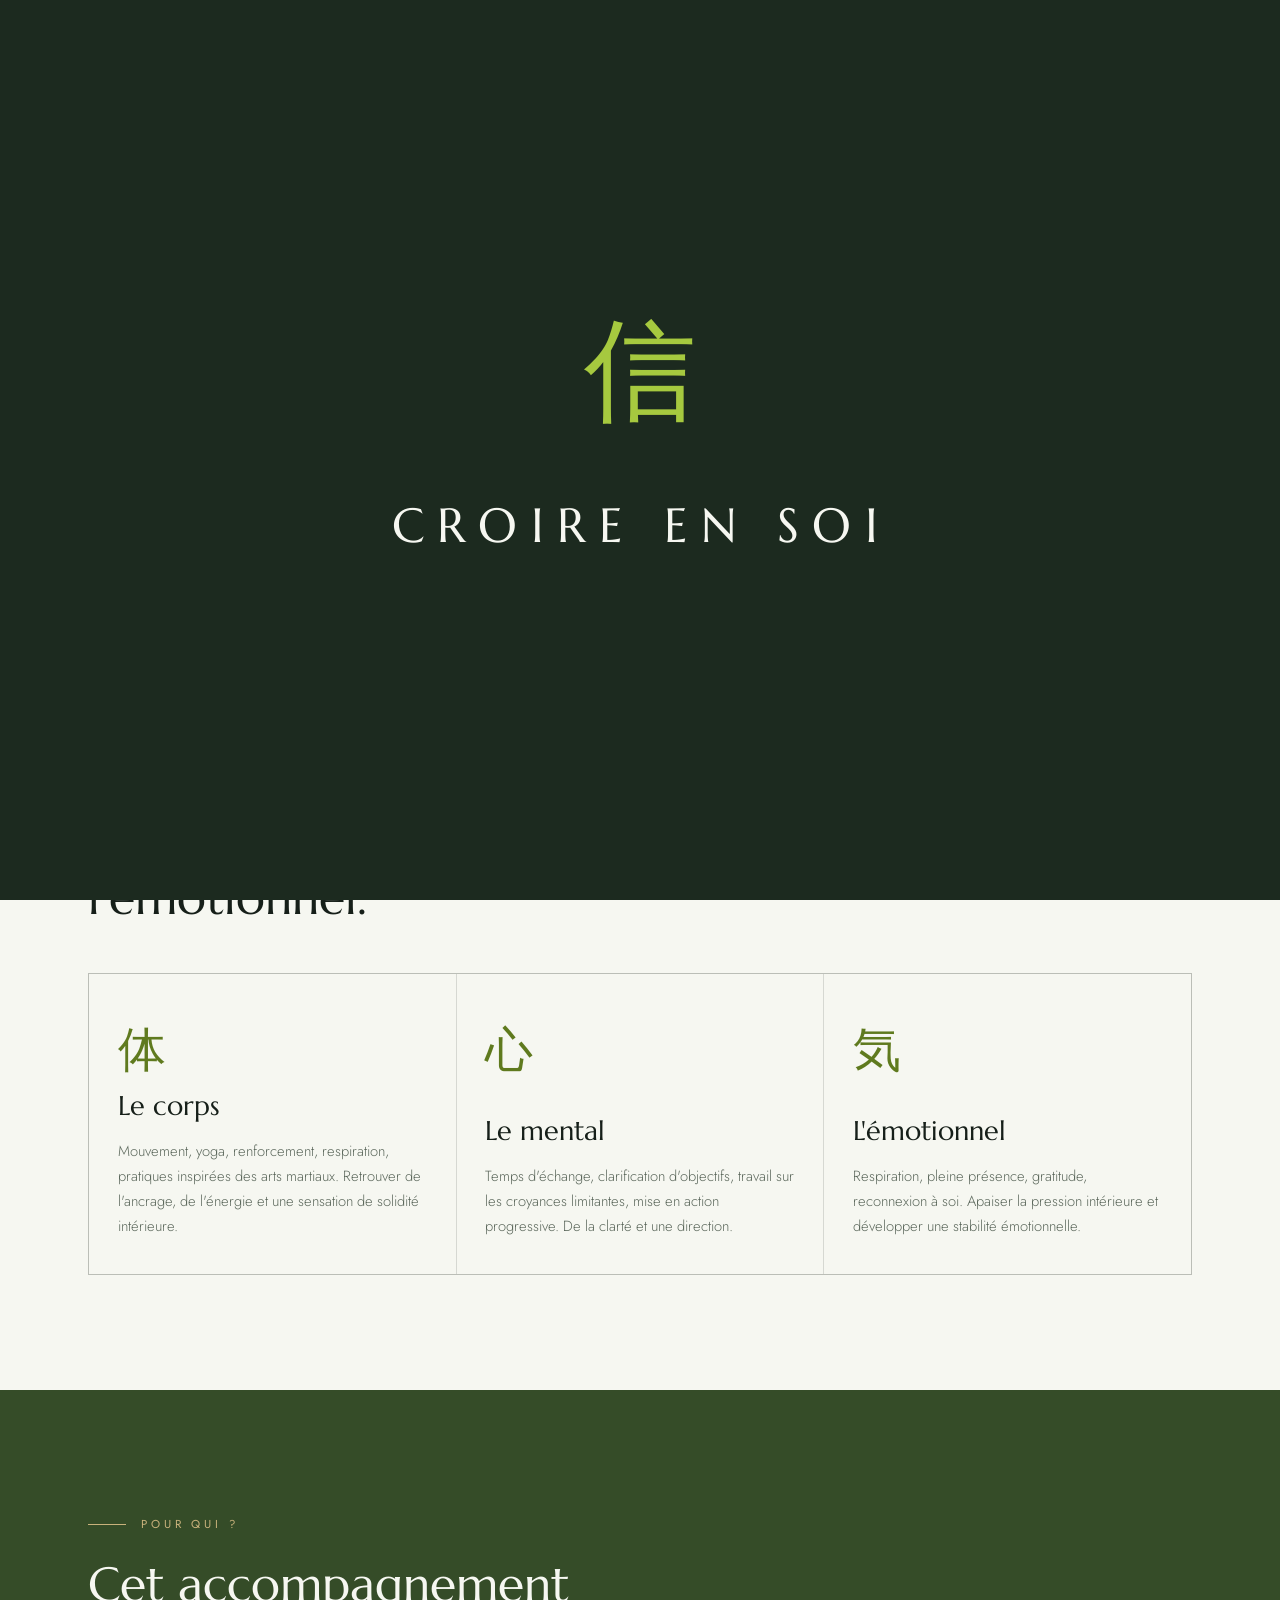
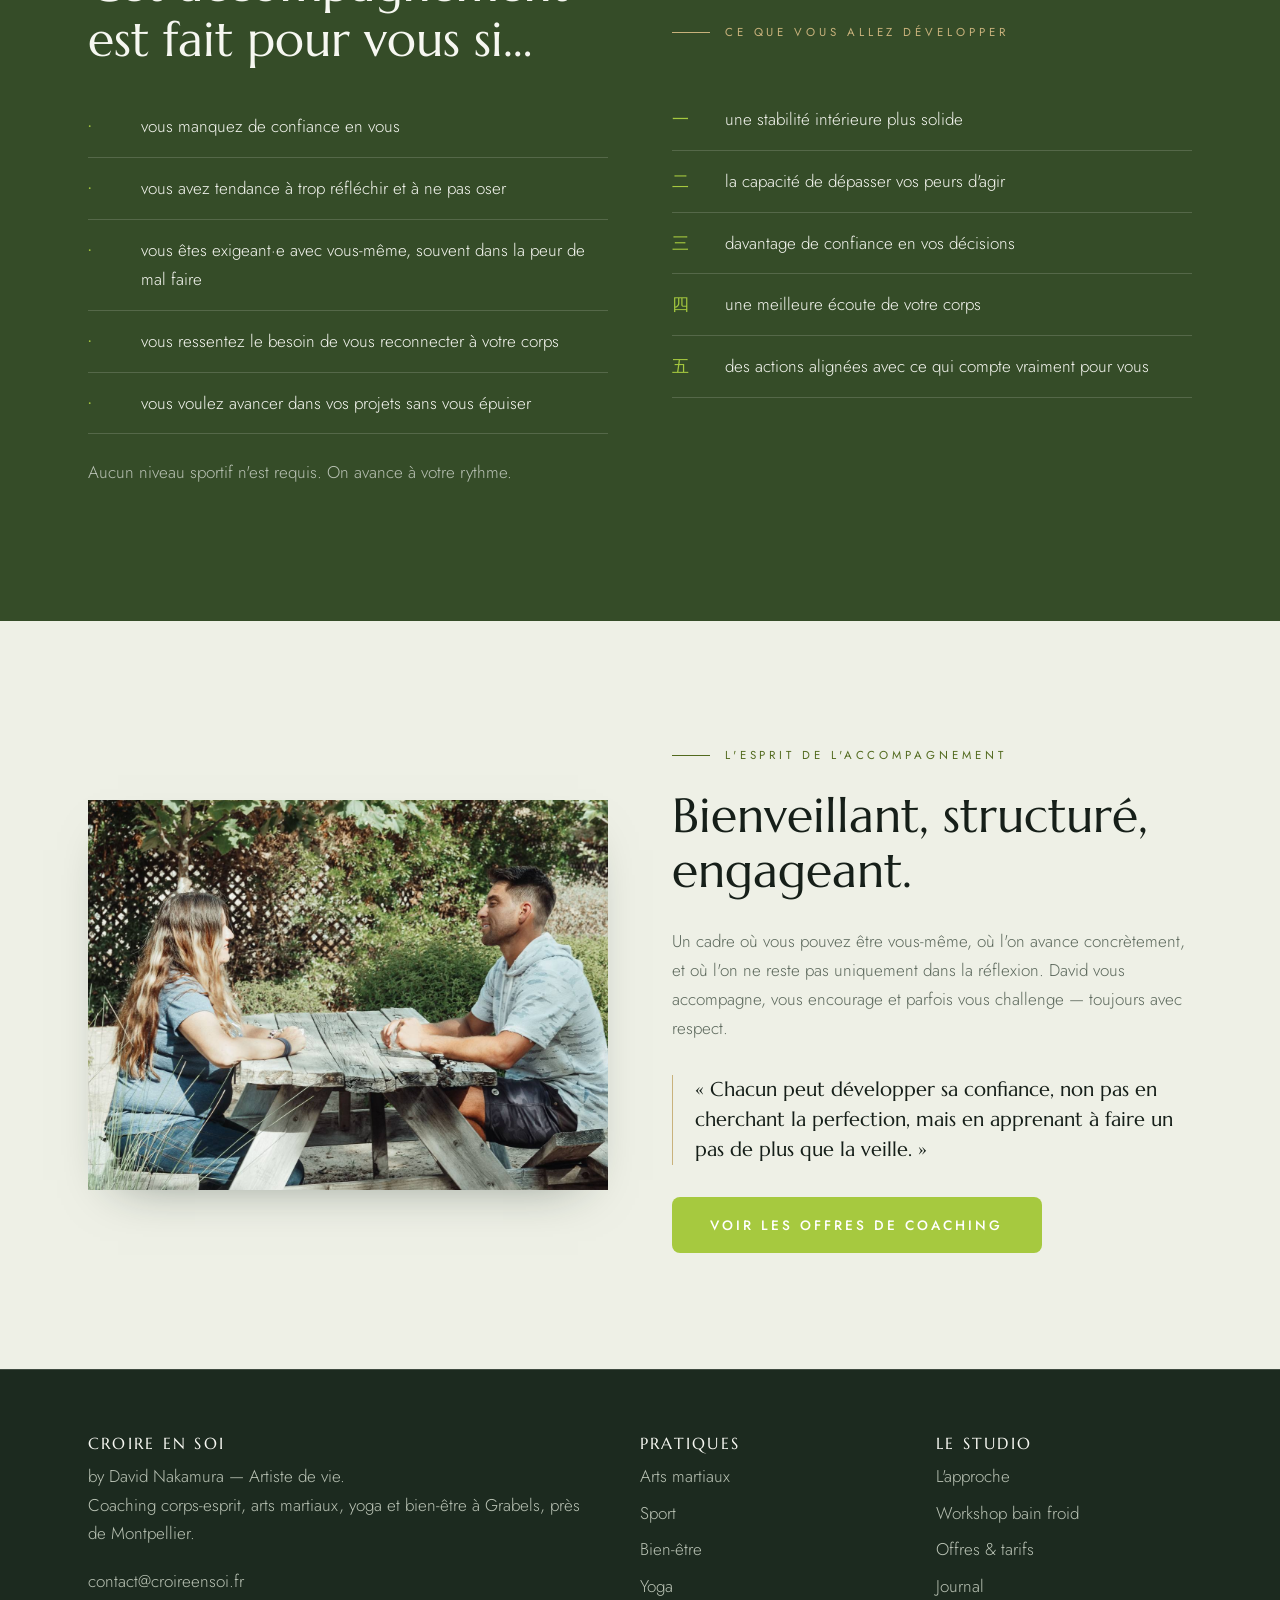
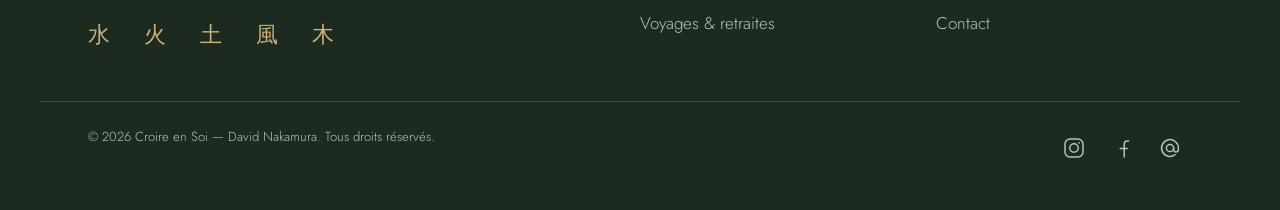
<file: coaching.html>
﻿<!DOCTYPE html>
<html lang="fr">
<head>
<meta charset="UTF-8">
<meta name="viewport" content="width=device-width, initial-scale=1">
<title>Coaching corps-esprit — L'approche de David Nakamura | Croire en Soi</title>
<meta name="description" content="Un accompagnement qui relie le corps, le mental et l'émotionnel. Trois piliers pour construire une confiance durable. Séance découverte offerte, aucun niveau requis.">
<meta property="og:title" content="Coaching corps-esprit — Croire en Soi">
<meta property="og:description" content="Un accompagnement qui relie le corps, le mental et l'émotionnel. Trois piliers pour construire une confiance durable. Séance découverte offerte, aucun niveau requis.">
<meta property="og:type" content="website">
<meta property="og:url" content="https://croireensoi.fr/coaching.html">
<meta property="og:image" content="https://croireensoi.fr/assets/img/og-coaching.jpg">
<link rel="preconnect" href="https://fonts.googleapis.com">
<link rel="preconnect" href="https://fonts.gstatic.com" crossorigin>
<link href="https://fonts.googleapis.com/css2?family=Marcellus&family=Jost:wght@300;400;500&display=swap" rel="stylesheet">
<link rel="stylesheet" href="assets/css/styles.css">
</head>
<body class="is-loading">

<div class="loader" id="loader" aria-hidden="true">
  <div class="loader-in">
    <div class="loader-kanji">信</div>
    <div class="loader-title">Croire en Soi</div>
    <div class="loader-by">by David Nakamura</div>
    <div class="loader-rule"></div>
  </div>
</div>

<a class="skip-link" href="#main">Aller au contenu</a>

<header class="site-header">
  <div class="wrap header-in">
    <a class="brand" href="index.html"><b>Croire en Soi</b><span>by David Nakamura</span></a>
    <nav class="nav-desktop" aria-label="Navigation principale">
      <a href="arts-martiaux.html">Arts martiaux</a>
      <a href="coaching.html" aria-current="page">Coaching</a>
      <div class="nav-drop">
        <button class="nav-drop-btn" aria-expanded="false" aria-controls="drop-pratiques">Pratiques<span class="chev" aria-hidden="true"></span></button>
        <div class="nav-drop-panel" id="drop-pratiques" hidden>
          <a href="pratiques.html#sport"><span class="k k--terre" aria-hidden="true">土</span>Sport</a>
          <a href="pratiques.html#bien-etre"><span class="k k--eau" aria-hidden="true">水</span>Bien-être</a>
          <a href="pratiques.html#yoga"><span class="k k--air" aria-hidden="true">風</span>Yoga</a>
          <a class="nav-drop-tout" href="pratiques.html">Toutes les pratiques</a>
        </div>
      </div>
      <a href="workshop-bain-froid.html">Workshop</a>
      <a href="voyages.html">Voyages</a>
      <a href="services.html">Tarifs</a>
      <a href="blog.html">Journal</a>
      <a class="nav-cta" href="contact.html">Séance offerte</a>
    </nav>
    <button class="nav-toggle" aria-label="Ouvrir le menu" aria-expanded="false"><span></span><span></span><span></span></button>
  </div>
  <div class="barre-lecture" aria-hidden="true"></div>
</header>

<nav class="nav-mobile" aria-label="Navigation mobile">
  <a href="arts-martiaux.html">Arts martiaux <small>火 Feu</small></a>
  <a href="coaching.html">Coaching <small>Corps &amp; esprit</small></a>
  <a href="pratiques.html">Pratiques <small>土 水 風</small></a>
  <a class="nav-sub" href="pratiques.html#sport"><span class="k k--terre" aria-hidden="true">土</span>Sport</a>
  <a class="nav-sub" href="pratiques.html#bien-etre"><span class="k k--eau" aria-hidden="true">水</span>Bien-être</a>
  <a class="nav-sub" href="pratiques.html#yoga"><span class="k k--air" aria-hidden="true">風</span>Yoga</a>
  <a href="workshop-bain-froid.html">Workshop bain froid <small>Reset</small></a>
  <a href="voyages.html">Voyages <small>木 Bois</small></a>
  <a href="services.html">Tarifs <small>Offres</small></a>
  <a href="blog.html">Journal <small>Réflexions</small></a>
  <a href="contact.html">Contact <small>Séance offerte</small></a>
</nav>

<main id="main">

  <section class="hero hero--page">
    <div class="kanji-bg" aria-hidden="true">道</div>
    <div class="wrap">
      <p class="eyebrow rv">L'approche — corps, mental, émotionnel</p>
      <h1 class="rv rv-d1">Le coaching</h1>
      <div class="hero-rule rv rv-d2"></div>
      <p class="lead rv rv-d2">Croire en soi, c'est apprendre à s'appuyer sur ses forces, dépasser
      ses blocages et avancer avec plus de sérénité. La confiance ne se construit pas uniquement
      en parlant — elle se vit.</p>
      <div class="hero-ctas rv rv-d3"><a class="btn btn--solid" href="contact.html">Séance découverte offerte</a></div>
    </div>
  </section>

  <section class="section on-light">
    <div class="wrap">
      <p class="eyebrow rv">Trois piliers</p>
      <h2 class="rv">Le corps, le mental,<br>l'émotionnel.</h2>
      <div class="cards cards--3 rv" style="margin-top:3rem">
        <div class="card">
          <span class="k" aria-hidden="true">体</span>
          <h3>Le corps</h3>
          <p>Mouvement, yoga, renforcement, respiration, pratiques inspirées des arts martiaux.
          Retrouver de l'ancrage, de l'énergie et une sensation de solidité intérieure.</p>
        </div>
        <div class="card">
          <span class="k" aria-hidden="true">心</span>
          <h3>Le mental</h3>
          <p>Temps d'échange, clarification d'objectifs, travail sur les croyances limitantes,
          mise en action progressive. De la clarté et une direction.</p>
        </div>
        <div class="card">
          <span class="k" aria-hidden="true">気</span>
          <h3>L'émotionnel</h3>
          <p>Respiration, pleine présence, gratitude, reconnexion à soi. Apaiser la pression
          intérieure et développer une stabilité émotionnelle.</p>
        </div>
      </div>
    </div>
  </section>

  <section class="section section--dark">
    <div class="wrap grid-2">
      <div class="rv">
        <p class="eyebrow">Pour qui&nbsp;?</p>
        <h2>Cet accompagnement<br>est fait pour vous si…</h2>
        <ul class="fine-list" style="margin-top:1.5rem">
          <li><span class="n">·</span>vous manquez de confiance en vous</li>
          <li><span class="n">·</span>vous avez tendance à trop réfléchir et à ne pas oser</li>
          <li><span class="n">·</span>vous êtes exigeant·e avec vous-même, souvent dans la peur de mal faire</li>
          <li><span class="n">·</span>vous ressentez le besoin de vous reconnecter à votre corps</li>
          <li><span class="n">·</span>vous voulez avancer dans vos projets sans vous épuiser</li>
        </ul>
        <p class="muted" style="margin-top:1.5rem">Aucun niveau sportif n'est requis. On avance à votre rythme.</p>
      </div>
      <div class="rv rv-d1">
        <p class="eyebrow">Ce que vous allez développer</p>
        <ul class="fine-list" style="margin-top:1.5rem">
          <li><span class="n">一</span>une stabilité intérieure plus solide</li>
          <li><span class="n">二</span>la capacité de dépasser vos peurs d'agir</li>
          <li><span class="n">三</span>davantage de confiance en vos décisions</li>
          <li><span class="n">四</span>une meilleure écoute de votre corps</li>
          <li><span class="n">五</span>des actions alignées avec ce qui compte vraiment pour vous</li>
        </ul>
      </div>
    </div>
  </section>

  <section class="section section--tint">
    <div class="wrap grid-2">
      <div class="rv">
        <img src="assets/img/coaching-seance.jpg" alt="Séance de coaching en extérieur" loading="lazy">
      </div>
      <div class="rv rv-d1">
        <p class="eyebrow">L'esprit de l'accompagnement</p>
        <h2>Bienveillant, structuré,<br>engageant.</h2>
        <p class="muted">Un cadre où vous pouvez être vous-même, où l'on avance concrètement,
        et où l'on ne reste pas uniquement dans la réflexion. David vous accompagne, vous encourage
        et parfois vous challenge — toujours avec respect.</p>
        <blockquote style="margin:2rem 0;padding-left:1.4rem;border-left:1px solid var(--champagne);font-family:var(--f-display);font-size:1.25rem;line-height:1.5">
        « Chacun peut développer sa confiance, non pas en cherchant la perfection,
        mais en apprenant à faire un pas de plus que la veille. »</blockquote>
        <a class="btn btn--solid" href="services.html">Voir les offres de coaching</a>
      </div>
    </div>
  </section>

</main>

<footer class="site-footer">
  <div class="wrap footer-grid">
    <div>
      <h4>Croire en Soi</h4>
      <p>by David Nakamura — Artiste de vie.<br>Coaching corps-esprit, arts martiaux, yoga et bien-être à Grabels, près de Montpellier.</p>
      <p><a href="mailto:contact@croireensoi.fr">contact@croireensoi.fr</a></p>
      <div class="footer-elements" aria-hidden="true">水 火 土 風 木</div>
    </div>
    <div>
      <h4>Pratiques</h4>
      <ul>
        <li><a href="arts-martiaux.html">Arts martiaux</a></li>
        <li><a href="pratiques.html#sport">Sport</a></li>
        <li><a href="pratiques.html#bien-etre">Bien-être</a></li>
        <li><a href="pratiques.html#yoga">Yoga</a></li>
        <li><a href="voyages.html">Voyages &amp; retraites</a></li>
      </ul>
    </div>
    <div>
      <h4>Le studio</h4>
      <ul>
        <li><a href="coaching.html">L'approche</a></li>
        <li><a href="workshop-bain-froid.html">Workshop bain froid</a></li>
        <li><a href="services.html">Offres &amp; tarifs</a></li>
        <li><a href="blog.html">Journal</a></li>
        <li><a href="contact.html">Contact</a></li>
      </ul>
    </div>
  </div>
  <div class="wrap footer-bottom">
    <span>© <span data-year>2026</span> Croire en Soi — David Nakamura. Tous droits réservés.</span>
    <!-- MODIFIER : les adresses sont les constantes SOCIAL_INSTAGRAM,
         SOCIAL_FACEBOOK, WHATSAPP_NUMBER et EMAIL, en tete de
         assets/js/main.js. Tant qu'une constante est vide, l'icone
         renvoie vers contact.html — jamais vers « # » (CdC 6.8, 9.3). -->
    <div class="social">
      <a data-social="instagram" href="contact.html" aria-label="Instagram"><svg viewBox="0 0 24 24" fill="none" stroke="currentColor" stroke-width="1.5" aria-hidden="true"><rect x="3" y="3" width="18" height="18" rx="5"/><circle cx="12" cy="12" r="4.2"/><circle cx="17.2" cy="6.8" r=".9" fill="currentColor" stroke="none"/></svg></a>
      <a data-social="facebook" href="contact.html" aria-label="Facebook"><svg viewBox="0 0 24 24" fill="none" stroke="currentColor" stroke-width="1.5" stroke-linecap="round" stroke-linejoin="round" aria-hidden="true"><path d="M14.2 21V8.2a3.2 3.2 0 0 1 3.2-3.2h1.1"/><path d="M10.2 12.4h7"/></svg></a>
      <a class="social-mail" data-social="email" href="contact.html" aria-label="Nous ecrire par e-mail"><svg viewBox="0 0 24 24" fill="none" stroke="currentColor" stroke-width="1.5" stroke-linecap="round" stroke-linejoin="round" aria-hidden="true"><circle cx="12" cy="12" r="3.6"/><path d="M15.6 12v1.6a2.4 2.4 0 0 0 4.8 0V12a8.4 8.4 0 1 0-3.3 6.7"/></svg></a>
      <a class="social-whatsapp" data-social="whatsapp" href="contact.html" aria-label="Nous ecrire sur WhatsApp"><svg viewBox="0 0 24 24" fill="none" stroke="currentColor" stroke-width="1.5" stroke-linecap="round" stroke-linejoin="round" aria-hidden="true"><path d="M6.2 3.8h3.1l1.6 3.9-2 1.3a11 11 0 0 0 5.1 5.1l1.3-2 3.9 1.6v3.1a1.6 1.6 0 0 1-1.7 1.6A15.6 15.6 0 0 1 4.6 5.5a1.6 1.6 0 0 1 1.6-1.7z"/></svg></a>
    </div>
  </div>
</footer>

<script src="assets/js/main.js"></script>
</body>
</html>
</file>
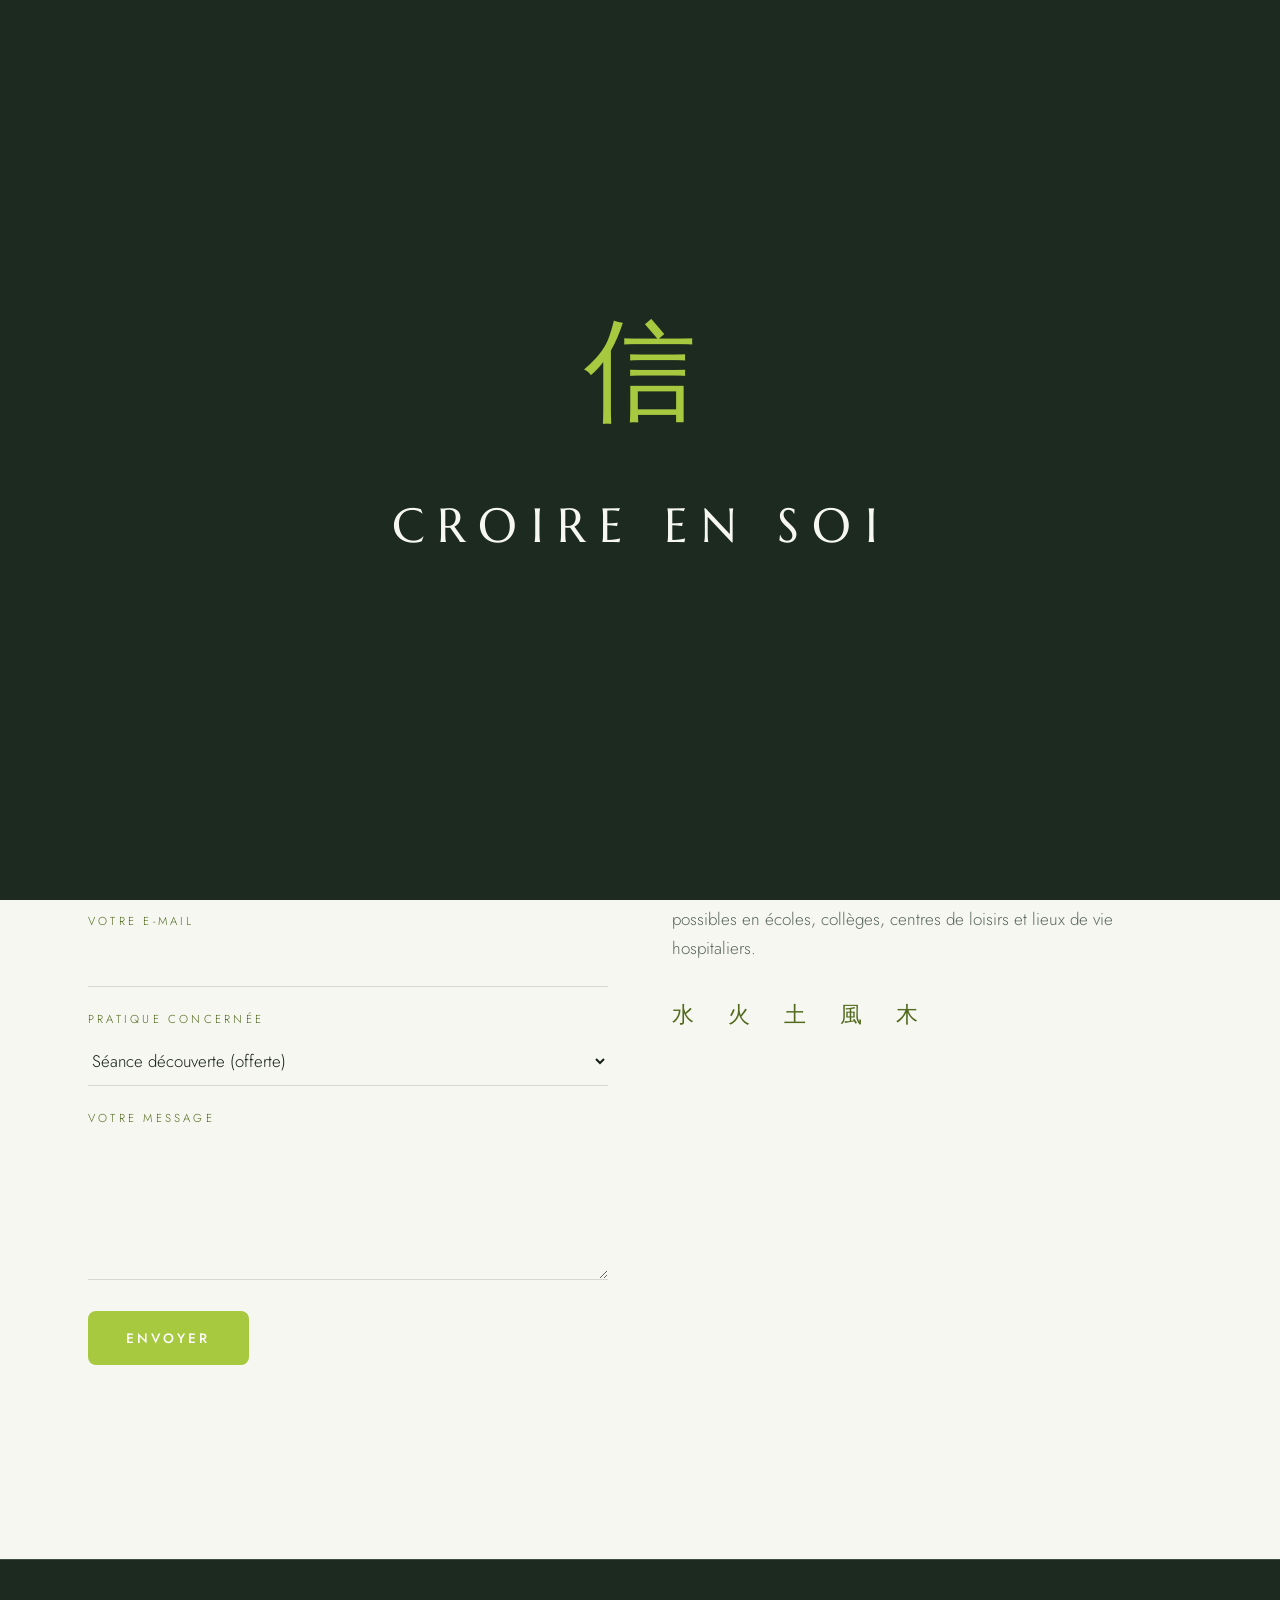
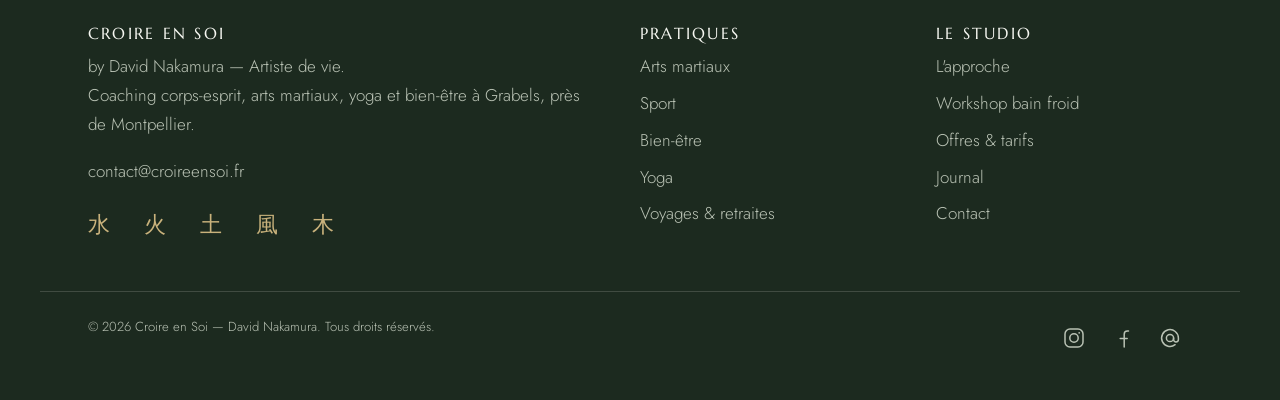
<file: contact.html>
﻿<!DOCTYPE html>
<html lang="fr">
<head>
<meta charset="UTF-8">
<meta name="viewport" content="width=device-width, initial-scale=1">
<title>Contact — Réserver votre séance découverte offerte | Croire en Soi</title>
<meta name="description" content="Réservez votre séance découverte offerte ou posez votre question : formulaire de contact et contact@croireensoi.fr. Réponse sous 48 h.">
<meta property="og:title" content="Contact — Croire en Soi">
<meta property="og:description" content="Réservez votre séance découverte offerte ou posez votre question : formulaire de contact et contact@croireensoi.fr. Réponse sous 48 h.">
<meta property="og:type" content="website">
<meta property="og:url" content="https://croireensoi.fr/contact.html">
<meta property="og:image" content="https://croireensoi.fr/assets/img/og-contact.jpg">
<link rel="preconnect" href="https://fonts.googleapis.com">
<link rel="preconnect" href="https://fonts.gstatic.com" crossorigin>
<link href="https://fonts.googleapis.com/css2?family=Marcellus&family=Jost:wght@300;400;500&display=swap" rel="stylesheet">
<link rel="stylesheet" href="assets/css/styles.css">
</head>
<body class="is-loading">

<div class="loader" id="loader" aria-hidden="true">
  <div class="loader-in">
    <div class="loader-kanji">信</div>
    <div class="loader-title">Croire en Soi</div>
    <div class="loader-by">by David Nakamura</div>
    <div class="loader-rule"></div>
  </div>
</div>

<a class="skip-link" href="#main">Aller au contenu</a>

<header class="site-header">
  <div class="wrap header-in">
    <a class="brand" href="index.html"><b>Croire en Soi</b><span>by David Nakamura</span></a>
    <nav class="nav-desktop" aria-label="Navigation principale">
      <a href="arts-martiaux.html">Arts martiaux</a>
      <a href="coaching.html">Coaching</a>
      <div class="nav-drop">
        <button class="nav-drop-btn" aria-expanded="false" aria-controls="drop-pratiques">Pratiques<span class="chev" aria-hidden="true"></span></button>
        <div class="nav-drop-panel" id="drop-pratiques" hidden>
          <a href="pratiques.html#sport"><span class="k k--terre" aria-hidden="true">土</span>Sport</a>
          <a href="pratiques.html#bien-etre"><span class="k k--eau" aria-hidden="true">水</span>Bien-être</a>
          <a href="pratiques.html#yoga"><span class="k k--air" aria-hidden="true">風</span>Yoga</a>
          <a class="nav-drop-tout" href="pratiques.html">Toutes les pratiques</a>
        </div>
      </div>
      <a href="workshop-bain-froid.html">Workshop</a>
      <a href="voyages.html">Voyages</a>
      <a href="services.html">Tarifs</a>
      <a href="blog.html">Journal</a>
      <a class="nav-cta" href="contact.html" aria-current="page">Séance offerte</a>
    </nav>
    <button class="nav-toggle" aria-label="Ouvrir le menu" aria-expanded="false"><span></span><span></span><span></span></button>
  </div>
  <div class="barre-lecture" aria-hidden="true"></div>
</header>

<nav class="nav-mobile" aria-label="Navigation mobile">
  <a href="arts-martiaux.html">Arts martiaux <small>火 Feu</small></a>
  <a href="coaching.html">Coaching <small>Corps &amp; esprit</small></a>
  <a href="pratiques.html">Pratiques <small>土 水 風</small></a>
  <a class="nav-sub" href="pratiques.html#sport"><span class="k k--terre" aria-hidden="true">土</span>Sport</a>
  <a class="nav-sub" href="pratiques.html#bien-etre"><span class="k k--eau" aria-hidden="true">水</span>Bien-être</a>
  <a class="nav-sub" href="pratiques.html#yoga"><span class="k k--air" aria-hidden="true">風</span>Yoga</a>
  <a href="workshop-bain-froid.html">Workshop bain froid <small>Reset</small></a>
  <a href="voyages.html">Voyages <small>木 Bois</small></a>
  <a href="services.html">Tarifs <small>Offres</small></a>
  <a href="blog.html">Journal <small>Réflexions</small></a>
  <a href="contact.html">Contact <small>Séance offerte</small></a>
</nav>

<main id="main">

  <section class="hero hero--page">
    <div class="kanji-bg" aria-hidden="true">結</div>
    <div class="wrap">
      <p class="eyebrow rv">Réponse sous 48 h</p>
      <h1 class="rv rv-d1">Contact</h1>
      <div class="hero-rule rv rv-d2"></div>
      <p class="lead rv rv-d2">Réservez votre séance découverte offerte, posez une question
      ou proposez une intervention en structure. Deux lignes suffisent.</p>
    </div>
  </section>

  <section class="section on-light">
    <div class="wrap grid-2" style="align-items:start">
      <div class="rv">
        <p class="eyebrow">Écrivez-nous</p>
        <form class="form" id="contact-form" novalidate>
          <!-- Champ honeypot anti-spam : invisible pour les humains -->
          <div class="hp" aria-hidden="true">
            <label for="website">Ne pas remplir</label>
            <input type="text" id="website" name="website" tabindex="-1" autocomplete="off">
          </div>
          <div class="field">
            <label for="nom">Votre nom</label>
            <input type="text" id="nom" name="nom" autocomplete="name" required>
            <p class="err">Indiquez votre nom (2 caractères minimum).</p>
          </div>
          <div class="field">
            <label for="email">Votre e-mail</label>
            <input type="email" id="email" name="email" autocomplete="email" required>
            <p class="err">Indiquez une adresse e-mail valide.</p>
          </div>
          <div class="field">
            <label for="pratique">Pratique concernée</label>
            <select id="pratique" name="pratique">
              <option value="Séance découverte">Séance découverte (offerte)</option>
              <option value="Arts martiaux">Arts martiaux</option>
              <option value="Coaching">Coaching</option>
              <option value="Sport">Sport</option>
              <option value="Bien-être">Bien-être</option>
              <option value="Yoga">Yoga</option>
              <option value="Workshop bain froid">Workshop bain froid</option>
              <option value="Voyages / retraites">Voyages &amp; retraites</option>
              <option value="Intervention en structure">Intervention en structure</option>
            </select>
          </div>
          <div class="field">
            <label for="message">Votre message</label>
            <textarea id="message" name="message" rows="5" required></textarea>
            <p class="err">Écrivez quelques mots (10 caractères minimum).</p>
          </div>
          <p><button class="btn btn--solid" type="submit">Envoyer</button></p>
          <p class="form-status" role="status" aria-live="polite"></p>
        </form>
      </div>
      <div class="rv rv-d1">
        <p class="eyebrow">Directement</p>
        <h2 style="font-size:clamp(1.5rem,3vw,2.2rem)">contact@croireensoi.fr</h2>
        <p class="muted">Cours et séances à Grabels, aux portes de Montpellier.
        Interventions possibles en écoles, collèges, centres de loisirs et lieux de vie hospitaliers.</p>
        <!-- MODIFIER : téléphone du client à ajouter ici quand confirmé
        <p><a href="tel:+33XXXXXXXXX">0X XX XX XX XX</a></p> -->
        <div class="footer-elements" aria-hidden="true" style="margin-top:2rem">水 火 土 風 木</div>
      </div>
    </div>
  </section>

</main>

<footer class="site-footer">
  <div class="wrap footer-grid">
    <div>
      <h4>Croire en Soi</h4>
      <p>by David Nakamura — Artiste de vie.<br>Coaching corps-esprit, arts martiaux, yoga et bien-être à Grabels, près de Montpellier.</p>
      <p><a href="mailto:contact@croireensoi.fr">contact@croireensoi.fr</a></p>
      <div class="footer-elements" aria-hidden="true">水 火 土 風 木</div>
    </div>
    <div>
      <h4>Pratiques</h4>
      <ul>
        <li><a href="arts-martiaux.html">Arts martiaux</a></li>
        <li><a href="pratiques.html#sport">Sport</a></li>
        <li><a href="pratiques.html#bien-etre">Bien-être</a></li>
        <li><a href="pratiques.html#yoga">Yoga</a></li>
        <li><a href="voyages.html">Voyages &amp; retraites</a></li>
      </ul>
    </div>
    <div>
      <h4>Le studio</h4>
      <ul>
        <li><a href="coaching.html">L'approche</a></li>
        <li><a href="workshop-bain-froid.html">Workshop bain froid</a></li>
        <li><a href="services.html">Offres &amp; tarifs</a></li>
        <li><a href="blog.html">Journal</a></li>
        <li><a href="contact.html">Contact</a></li>
      </ul>
    </div>
  </div>
  <div class="wrap footer-bottom">
    <span>© <span data-year>2026</span> Croire en Soi — David Nakamura. Tous droits réservés.</span>
    <!-- MODIFIER : les adresses sont les constantes SOCIAL_INSTAGRAM,
         SOCIAL_FACEBOOK, WHATSAPP_NUMBER et EMAIL, en tete de
         assets/js/main.js. Tant qu'une constante est vide, l'icone
         renvoie vers contact.html — jamais vers « # » (CdC 6.8, 9.3). -->
    <div class="social">
      <a data-social="instagram" href="contact.html" aria-label="Instagram"><svg viewBox="0 0 24 24" fill="none" stroke="currentColor" stroke-width="1.5" aria-hidden="true"><rect x="3" y="3" width="18" height="18" rx="5"/><circle cx="12" cy="12" r="4.2"/><circle cx="17.2" cy="6.8" r=".9" fill="currentColor" stroke="none"/></svg></a>
      <a data-social="facebook" href="contact.html" aria-label="Facebook"><svg viewBox="0 0 24 24" fill="none" stroke="currentColor" stroke-width="1.5" stroke-linecap="round" stroke-linejoin="round" aria-hidden="true"><path d="M14.2 21V8.2a3.2 3.2 0 0 1 3.2-3.2h1.1"/><path d="M10.2 12.4h7"/></svg></a>
      <a class="social-mail" data-social="email" href="contact.html" aria-label="Nous ecrire par e-mail"><svg viewBox="0 0 24 24" fill="none" stroke="currentColor" stroke-width="1.5" stroke-linecap="round" stroke-linejoin="round" aria-hidden="true"><circle cx="12" cy="12" r="3.6"/><path d="M15.6 12v1.6a2.4 2.4 0 0 0 4.8 0V12a8.4 8.4 0 1 0-3.3 6.7"/></svg></a>
      <a class="social-whatsapp" data-social="whatsapp" href="contact.html" aria-label="Nous ecrire sur WhatsApp"><svg viewBox="0 0 24 24" fill="none" stroke="currentColor" stroke-width="1.5" stroke-linecap="round" stroke-linejoin="round" aria-hidden="true"><path d="M6.2 3.8h3.1l1.6 3.9-2 1.3a11 11 0 0 0 5.1 5.1l1.3-2 3.9 1.6v3.1a1.6 1.6 0 0 1-1.7 1.6A15.6 15.6 0 0 1 4.6 5.5a1.6 1.6 0 0 1 1.6-1.7z"/></svg></a>
    </div>
  </div>
</footer>

<script src="assets/js/main.js"></script>
</body>
</html>
</file>
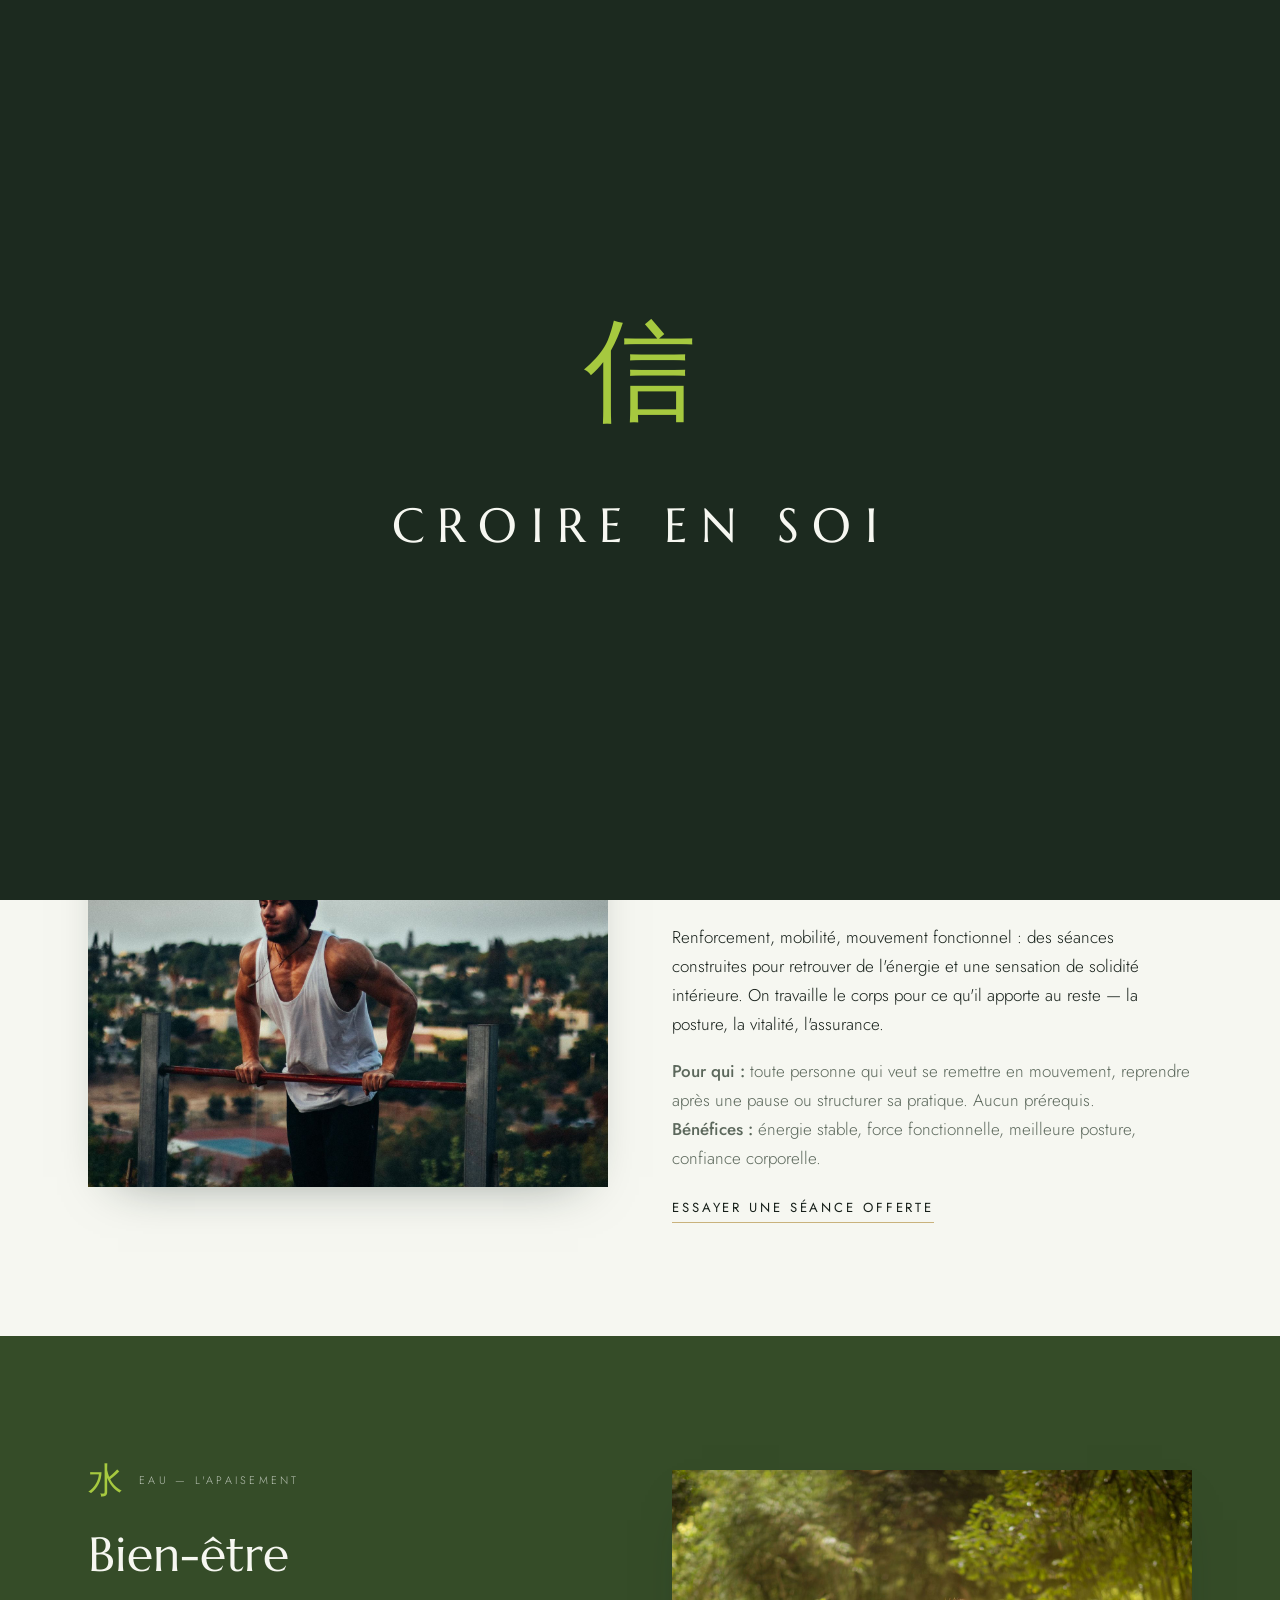
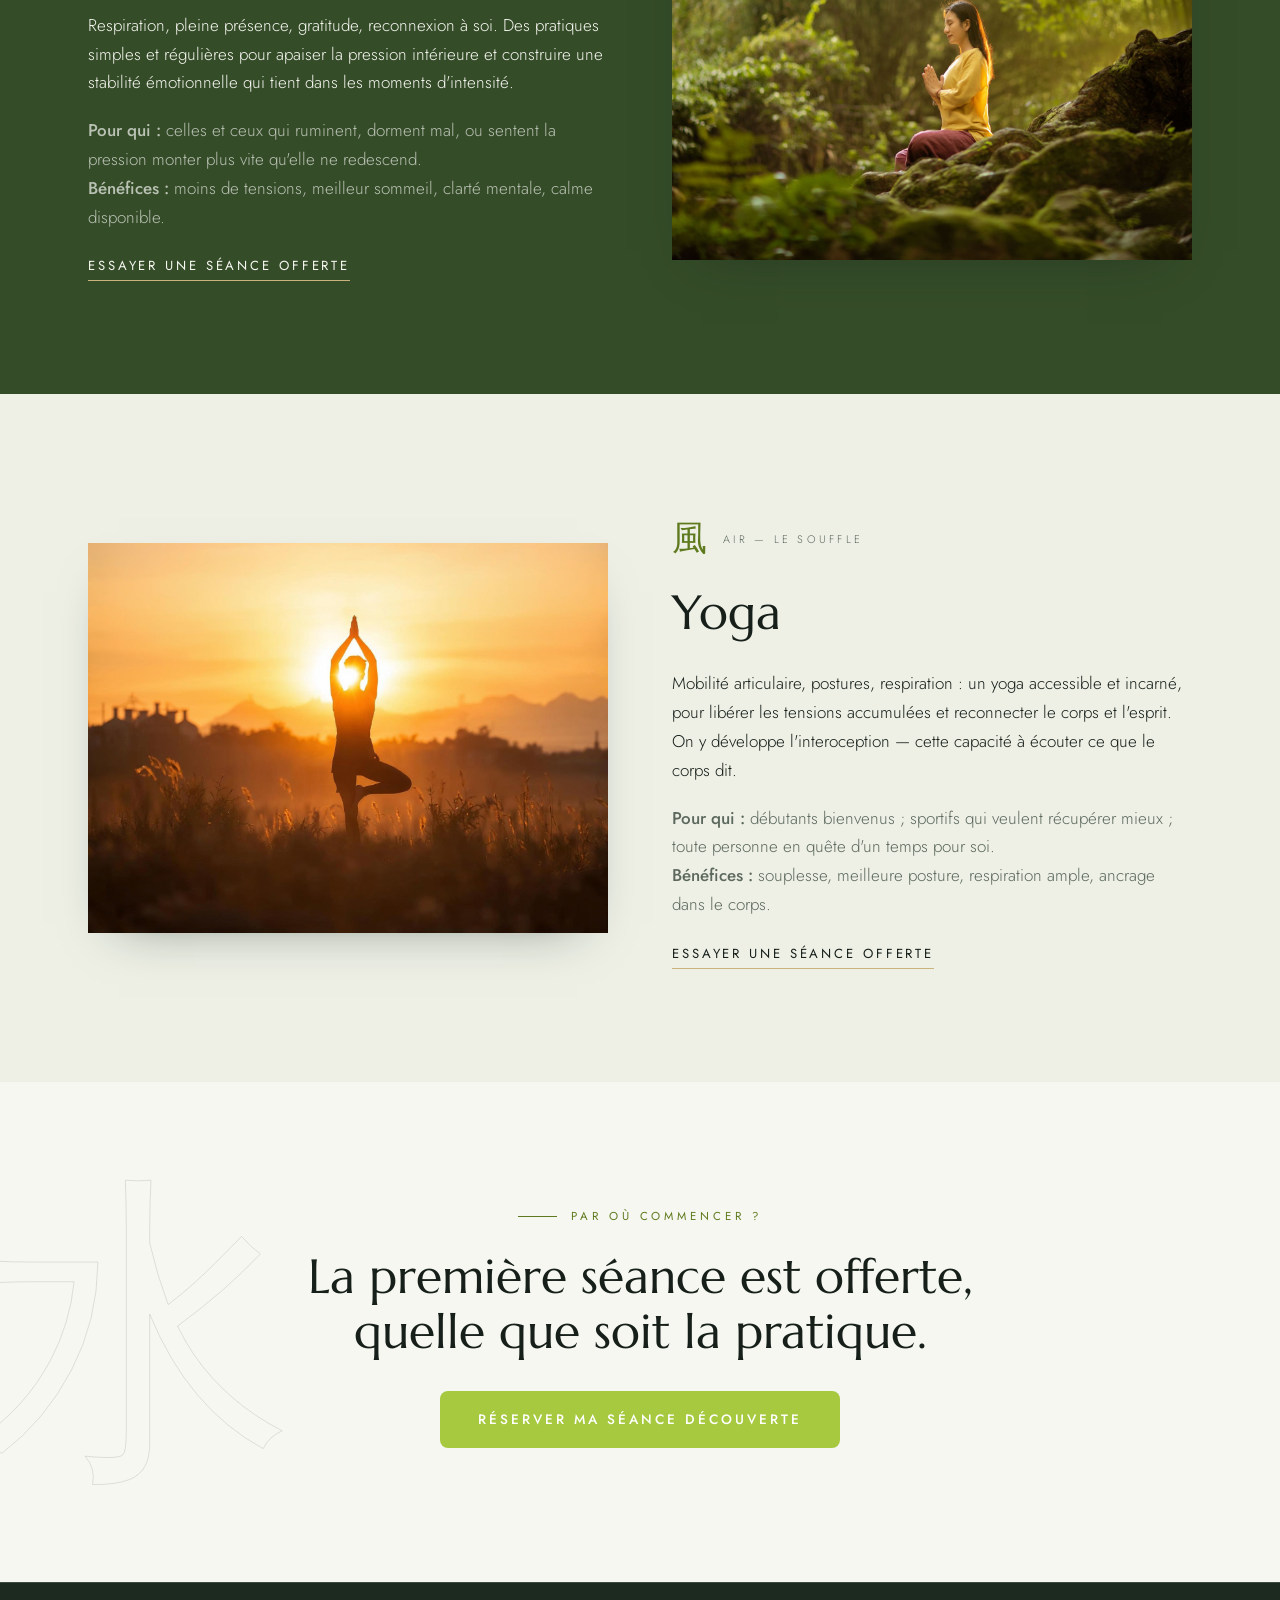
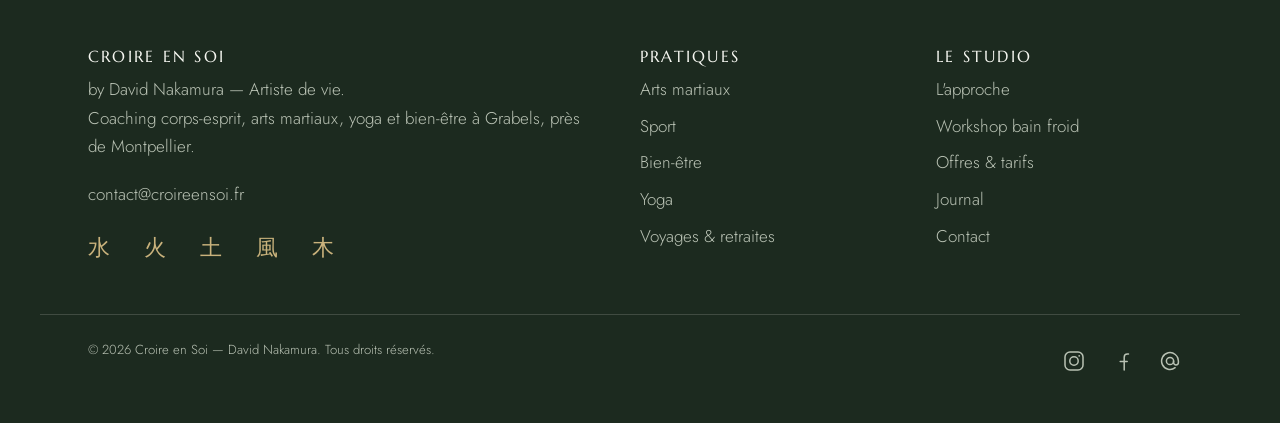
<file: pratiques.html>
﻿<!DOCTYPE html>
<html lang="fr">
<head>
<meta charset="UTF-8">
<meta name="viewport" content="width=device-width, initial-scale=1">
<title>Sport, bien-être et yoga à Grabels | Croire en Soi by David Nakamura</title>
<meta name="description" content="Trois pratiques complémentaires : sport pour l'ancrage, bien-être pour l'apaisement, yoga pour le souffle. Séance découverte offerte, tous niveaux.">
<meta property="og:title" content="Sport, bien-être &amp; yoga — Croire en Soi">
<meta property="og:description" content="Trois pratiques complémentaires : sport pour l'ancrage, bien-être pour l'apaisement, yoga pour le souffle. Séance découverte offerte, tous niveaux.">
<meta property="og:type" content="website">
<meta property="og:url" content="https://croireensoi.fr/pratiques.html">
<meta property="og:image" content="https://croireensoi.fr/assets/img/og-pratiques.jpg">
<link rel="preconnect" href="https://fonts.googleapis.com">
<link rel="preconnect" href="https://fonts.gstatic.com" crossorigin>
<link href="https://fonts.googleapis.com/css2?family=Marcellus&family=Jost:wght@300;400;500&display=swap" rel="stylesheet">
<link rel="stylesheet" href="assets/css/styles.css">
</head>
<body class="is-loading">

<div class="loader" id="loader" aria-hidden="true">
  <div class="loader-in">
    <div class="loader-kanji">信</div>
    <div class="loader-title">Croire en Soi</div>
    <div class="loader-by">by David Nakamura</div>
    <div class="loader-rule"></div>
  </div>
</div>

<a class="skip-link" href="#main">Aller au contenu</a>

<header class="site-header">
  <div class="wrap header-in">
    <a class="brand" href="index.html"><b>Croire en Soi</b><span>by David Nakamura</span></a>
    <nav class="nav-desktop" aria-label="Navigation principale">
      <a href="arts-martiaux.html">Arts martiaux</a>
      <a href="coaching.html">Coaching</a>
      <div class="nav-drop">
        <button class="nav-drop-btn" aria-expanded="false" aria-controls="drop-pratiques" aria-current="page">Pratiques<span class="chev" aria-hidden="true"></span></button>
        <div class="nav-drop-panel" id="drop-pratiques" hidden>
          <a href="pratiques.html#sport"><span class="k k--terre" aria-hidden="true">土</span>Sport</a>
          <a href="pratiques.html#bien-etre"><span class="k k--eau" aria-hidden="true">水</span>Bien-être</a>
          <a href="pratiques.html#yoga"><span class="k k--air" aria-hidden="true">風</span>Yoga</a>
          <a class="nav-drop-tout" href="pratiques.html">Toutes les pratiques</a>
        </div>
      </div>
      <a href="workshop-bain-froid.html">Workshop</a>
      <a href="voyages.html">Voyages</a>
      <a href="services.html">Tarifs</a>
      <a href="blog.html">Journal</a>
      <a class="nav-cta" href="contact.html">Séance offerte</a>
    </nav>
    <button class="nav-toggle" aria-label="Ouvrir le menu" aria-expanded="false"><span></span><span></span><span></span></button>
  </div>
  <div class="barre-lecture" aria-hidden="true"></div>
</header>

<nav class="nav-mobile" aria-label="Navigation mobile">
  <a href="arts-martiaux.html">Arts martiaux <small>火 Feu</small></a>
  <a href="coaching.html">Coaching <small>Corps &amp; esprit</small></a>
  <a href="pratiques.html">Pratiques <small>土 水 風</small></a>
  <a class="nav-sub" href="pratiques.html#sport"><span class="k k--terre" aria-hidden="true">土</span>Sport</a>
  <a class="nav-sub" href="pratiques.html#bien-etre"><span class="k k--eau" aria-hidden="true">水</span>Bien-être</a>
  <a class="nav-sub" href="pratiques.html#yoga"><span class="k k--air" aria-hidden="true">風</span>Yoga</a>
  <a href="workshop-bain-froid.html">Workshop bain froid <small>Reset</small></a>
  <a href="voyages.html">Voyages <small>木 Bois</small></a>
  <a href="services.html">Tarifs <small>Offres</small></a>
  <a href="blog.html">Journal <small>Réflexions</small></a>
  <a href="contact.html">Contact <small>Séance offerte</small></a>
</nav>

<main id="main">

  <section class="hero hero--page">
    <div class="kanji-bg" aria-hidden="true">土</div>
    <div class="wrap">
      <p class="eyebrow rv">土 Terre · 水 Eau · 風 Air</p>
      <h1 class="rv rv-d1">Les pratiques</h1>
      <div class="hero-rule rv rv-d2"></div>
      <p class="lead rv rv-d2">Trois voies complémentaires des arts martiaux : le sport pour l'ancrage,
      le bien-être pour l'apaisement, le yoga pour le souffle. Chacune se découvre gratuitement,
      quel que soit votre niveau.</p>
    </div>
  </section>

  <section class="section on-light" id="sport">
    <div class="wrap grid-2 grid-2--inverse">
      <div class="rv">
        <div class="el-mark">土 <small>Terre — l'ancrage</small></div>
        <h2>Sport</h2>
        <p>Renforcement, mobilité, mouvement fonctionnel : des séances construites pour
        retrouver de l'énergie et une sensation de solidité intérieure. On travaille le corps
        pour ce qu'il apporte au reste — la posture, la vitalité, l'assurance.</p>
        <p class="muted"><strong>Pour qui&nbsp;:</strong> toute personne qui veut se remettre en mouvement,
        reprendre après une pause ou structurer sa pratique. Aucun prérequis.<br>
        <strong>Bénéfices&nbsp;:</strong> énergie stable, force fonctionnelle, meilleure posture, confiance corporelle.</p>
        <a class="btn--line" href="contact.html">Essayer une séance offerte</a>
      </div>
      <div class="rv rv-d1">
        <img src="assets/img/pratique-sport.jpg" alt="Séance de renforcement en extérieur" loading="lazy">
      </div>
    </div>
  </section>

  <section class="section section--dark" id="bien-etre">
    <div class="wrap grid-2 grid-2--inverse">
      <div class="rv">
        <img src="assets/img/pratique-bienetre.jpg" alt="Exercice de respiration guidée" loading="lazy">
      </div>
      <div class="rv rv-d1">
        <div class="el-mark">水 <small>Eau — l'apaisement</small></div>
        <h2>Bien-être</h2>
        <p>Respiration, pleine présence, gratitude, reconnexion à soi. Des pratiques simples
        et régulières pour apaiser la pression intérieure et construire une stabilité émotionnelle
        qui tient dans les moments d'intensité.</p>
        <p style="color:var(--brume)"><strong>Pour qui&nbsp;:</strong> celles et ceux qui ruminent, dorment mal,
        ou sentent la pression monter plus vite qu'elle ne redescend.<br>
        <strong>Bénéfices&nbsp;:</strong> moins de tensions, meilleur sommeil, clarté mentale, calme disponible.</p>
        <a class="btn--line" href="contact.html">Essayer une séance offerte</a>
      </div>
    </div>
  </section>

  <section class="section section--tint" id="yoga">
    <div class="wrap grid-2 grid-2--inverse">
      <div class="rv">
        <div class="el-mark">風 <small>Air — le souffle</small></div>
        <h2>Yoga</h2>
        <p>Mobilité articulaire, postures, respiration : un yoga accessible et incarné,
        pour libérer les tensions accumulées et reconnecter le corps et l'esprit.
        On y développe l'interoception — cette capacité à écouter ce que le corps dit.</p>
        <p class="muted"><strong>Pour qui&nbsp;:</strong> débutants bienvenus ; sportifs qui veulent
        récupérer mieux ; toute personne en quête d'un temps pour soi.<br>
        <strong>Bénéfices&nbsp;:</strong> souplesse, meilleure posture, respiration ample, ancrage dans le corps.</p>
        <a class="btn--line" href="contact.html">Essayer une séance offerte</a>
      </div>
      <div class="rv rv-d1">
        <img src="assets/img/pratique-yoga.jpg" alt="Posture de yoga en pleine nature" loading="lazy">
      </div>
    </div>
  </section>

  <section class="section on-light cta-band center">
    <div class="kanji-bg" aria-hidden="true">水</div>
    <div class="wrap rv">
      <p class="eyebrow" style="justify-content:center">Par où commencer&nbsp;?</p>
      <h2>La première séance est offerte,<br>quelle que soit la pratique.</h2>
      <p style="margin-top:2rem"><a class="btn btn--solid" href="contact.html">Réserver ma séance découverte</a></p>
    </div>
  </section>

</main>

<footer class="site-footer">
  <div class="wrap footer-grid">
    <div>
      <h4>Croire en Soi</h4>
      <p>by David Nakamura — Artiste de vie.<br>Coaching corps-esprit, arts martiaux, yoga et bien-être à Grabels, près de Montpellier.</p>
      <p><a href="mailto:contact@croireensoi.fr">contact@croireensoi.fr</a></p>
      <div class="footer-elements" aria-hidden="true">水 火 土 風 木</div>
    </div>
    <div>
      <h4>Pratiques</h4>
      <ul>
        <li><a href="arts-martiaux.html">Arts martiaux</a></li>
        <li><a href="pratiques.html#sport">Sport</a></li>
        <li><a href="pratiques.html#bien-etre">Bien-être</a></li>
        <li><a href="pratiques.html#yoga">Yoga</a></li>
        <li><a href="voyages.html">Voyages &amp; retraites</a></li>
      </ul>
    </div>
    <div>
      <h4>Le studio</h4>
      <ul>
        <li><a href="coaching.html">L'approche</a></li>
        <li><a href="workshop-bain-froid.html">Workshop bain froid</a></li>
        <li><a href="services.html">Offres &amp; tarifs</a></li>
        <li><a href="blog.html">Journal</a></li>
        <li><a href="contact.html">Contact</a></li>
      </ul>
    </div>
  </div>
  <div class="wrap footer-bottom">
    <span>© <span data-year>2026</span> Croire en Soi — David Nakamura. Tous droits réservés.</span>
    <!-- MODIFIER : les adresses sont les constantes SOCIAL_INSTAGRAM,
         SOCIAL_FACEBOOK, WHATSAPP_NUMBER et EMAIL, en tete de
         assets/js/main.js. Tant qu'une constante est vide, l'icone
         renvoie vers contact.html — jamais vers « # » (CdC 6.8, 9.3). -->
    <div class="social">
      <a data-social="instagram" href="contact.html" aria-label="Instagram"><svg viewBox="0 0 24 24" fill="none" stroke="currentColor" stroke-width="1.5" aria-hidden="true"><rect x="3" y="3" width="18" height="18" rx="5"/><circle cx="12" cy="12" r="4.2"/><circle cx="17.2" cy="6.8" r=".9" fill="currentColor" stroke="none"/></svg></a>
      <a data-social="facebook" href="contact.html" aria-label="Facebook"><svg viewBox="0 0 24 24" fill="none" stroke="currentColor" stroke-width="1.5" stroke-linecap="round" stroke-linejoin="round" aria-hidden="true"><path d="M14.2 21V8.2a3.2 3.2 0 0 1 3.2-3.2h1.1"/><path d="M10.2 12.4h7"/></svg></a>
      <a class="social-mail" data-social="email" href="contact.html" aria-label="Nous ecrire par e-mail"><svg viewBox="0 0 24 24" fill="none" stroke="currentColor" stroke-width="1.5" stroke-linecap="round" stroke-linejoin="round" aria-hidden="true"><circle cx="12" cy="12" r="3.6"/><path d="M15.6 12v1.6a2.4 2.4 0 0 0 4.8 0V12a8.4 8.4 0 1 0-3.3 6.7"/></svg></a>
      <a class="social-whatsapp" data-social="whatsapp" href="contact.html" aria-label="Nous ecrire sur WhatsApp"><svg viewBox="0 0 24 24" fill="none" stroke="currentColor" stroke-width="1.5" stroke-linecap="round" stroke-linejoin="round" aria-hidden="true"><path d="M6.2 3.8h3.1l1.6 3.9-2 1.3a11 11 0 0 0 5.1 5.1l1.3-2 3.9 1.6v3.1a1.6 1.6 0 0 1-1.7 1.6A15.6 15.6 0 0 1 4.6 5.5a1.6 1.6 0 0 1 1.6-1.7z"/></svg></a>
    </div>
  </div>
</footer>

<script src="assets/js/main.js"></script>
</body>
</html>
</file>
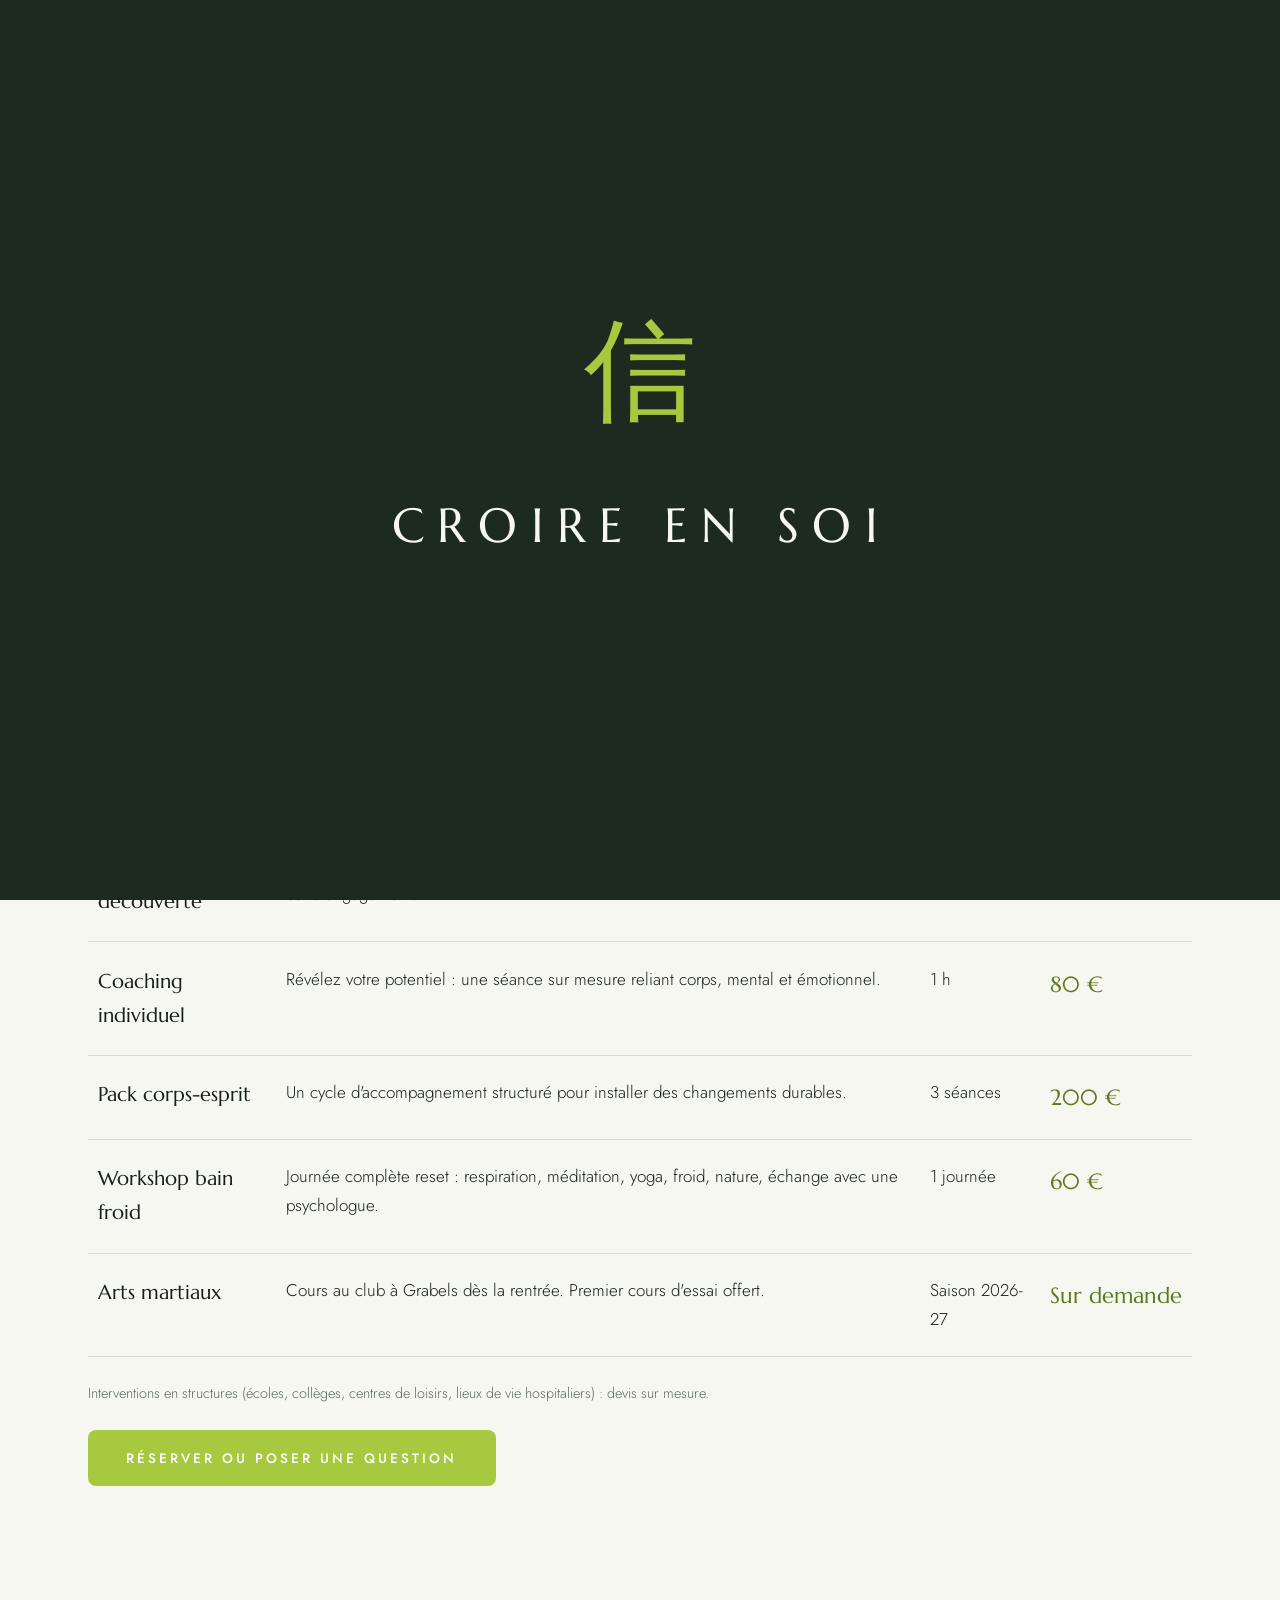
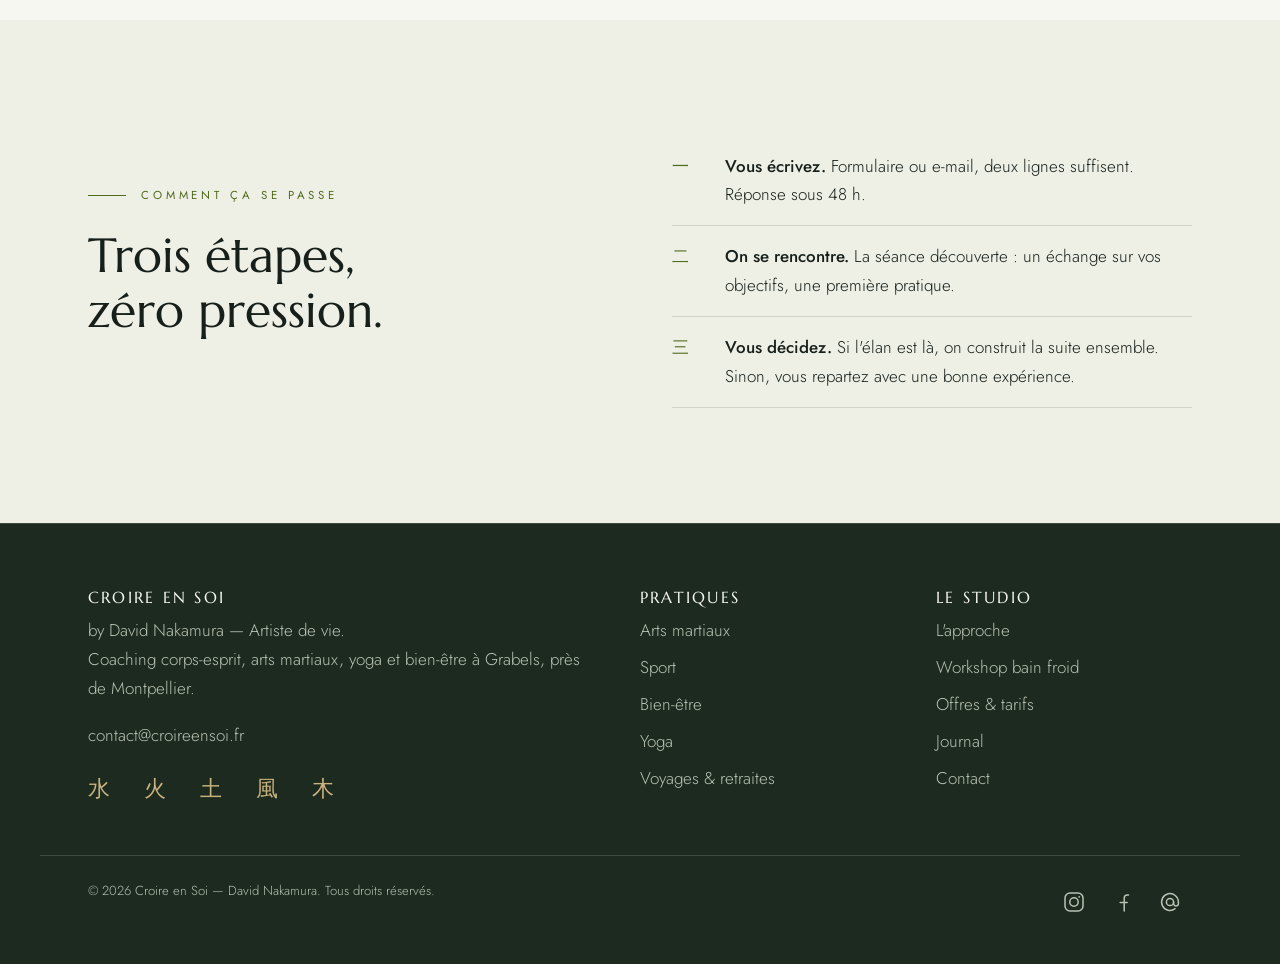
<file: services.html>
﻿<!DOCTYPE html>
<html lang="fr">
<head>
<meta charset="UTF-8">
<meta name="viewport" content="width=device-width, initial-scale=1">
<title>Offres &amp; tarifs — Coaching, workshop, arts martiaux | Croire en Soi</title>
<meta name="description" content="Séance découverte offerte. Coaching individuel 80 € / h, pack corps-esprit 200 €, workshop bain froid 60 € la journée. Sans engagement.">
<meta property="og:title" content="Offres &amp; tarifs — Croire en Soi">
<meta property="og:description" content="Séance découverte offerte. Coaching individuel 80 € / h, pack corps-esprit 200 €, workshop bain froid 60 € la journée. Sans engagement.">
<meta property="og:type" content="website">
<meta property="og:url" content="https://croireensoi.fr/services.html">
<meta property="og:image" content="https://croireensoi.fr/assets/img/og-services.jpg">
<link rel="preconnect" href="https://fonts.googleapis.com">
<link rel="preconnect" href="https://fonts.gstatic.com" crossorigin>
<link href="https://fonts.googleapis.com/css2?family=Marcellus&family=Jost:wght@300;400;500&display=swap" rel="stylesheet">
<link rel="stylesheet" href="assets/css/styles.css">
</head>
<body class="is-loading">

<div class="loader" id="loader" aria-hidden="true">
  <div class="loader-in">
    <div class="loader-kanji">信</div>
    <div class="loader-title">Croire en Soi</div>
    <div class="loader-by">by David Nakamura</div>
    <div class="loader-rule"></div>
  </div>
</div>

<a class="skip-link" href="#main">Aller au contenu</a>

<header class="site-header">
  <div class="wrap header-in">
    <a class="brand" href="index.html"><b>Croire en Soi</b><span>by David Nakamura</span></a>
    <nav class="nav-desktop" aria-label="Navigation principale">
      <a href="arts-martiaux.html">Arts martiaux</a>
      <a href="coaching.html">Coaching</a>
      <div class="nav-drop">
        <button class="nav-drop-btn" aria-expanded="false" aria-controls="drop-pratiques">Pratiques<span class="chev" aria-hidden="true"></span></button>
        <div class="nav-drop-panel" id="drop-pratiques" hidden>
          <a href="pratiques.html#sport"><span class="k k--terre" aria-hidden="true">土</span>Sport</a>
          <a href="pratiques.html#bien-etre"><span class="k k--eau" aria-hidden="true">水</span>Bien-être</a>
          <a href="pratiques.html#yoga"><span class="k k--air" aria-hidden="true">風</span>Yoga</a>
          <a class="nav-drop-tout" href="pratiques.html">Toutes les pratiques</a>
        </div>
      </div>
      <a href="workshop-bain-froid.html">Workshop</a>
      <a href="voyages.html">Voyages</a>
      <a href="services.html" aria-current="page">Tarifs</a>
      <a href="blog.html">Journal</a>
      <a class="nav-cta" href="contact.html">Séance offerte</a>
    </nav>
    <button class="nav-toggle" aria-label="Ouvrir le menu" aria-expanded="false"><span></span><span></span><span></span></button>
  </div>
  <div class="barre-lecture" aria-hidden="true"></div>
</header>

<nav class="nav-mobile" aria-label="Navigation mobile">
  <a href="arts-martiaux.html">Arts martiaux <small>火 Feu</small></a>
  <a href="coaching.html">Coaching <small>Corps &amp; esprit</small></a>
  <a href="pratiques.html">Pratiques <small>土 水 風</small></a>
  <a class="nav-sub" href="pratiques.html#sport"><span class="k k--terre" aria-hidden="true">土</span>Sport</a>
  <a class="nav-sub" href="pratiques.html#bien-etre"><span class="k k--eau" aria-hidden="true">水</span>Bien-être</a>
  <a class="nav-sub" href="pratiques.html#yoga"><span class="k k--air" aria-hidden="true">風</span>Yoga</a>
  <a href="workshop-bain-froid.html">Workshop bain froid <small>Reset</small></a>
  <a href="voyages.html">Voyages <small>木 Bois</small></a>
  <a href="services.html">Tarifs <small>Offres</small></a>
  <a href="blog.html">Journal <small>Réflexions</small></a>
  <a href="contact.html">Contact <small>Séance offerte</small></a>
</nav>

<main id="main">

  <section class="hero hero--page">
    <div class="kanji-bg" aria-hidden="true">価</div>
    <div class="wrap">
      <p class="eyebrow rv">Des offres claires, sans engagement</p>
      <h1 class="rv rv-d1">Offres &amp; tarifs</h1>
      <div class="hero-rule rv rv-d2"></div>
      <p class="lead rv rv-d2">Tout commence par une séance découverte offerte.
      Ensuite, vous choisissez le format qui vous correspond — librement.</p>
    </div>
  </section>

  <section class="section on-light">
    <div class="wrap rv">
      <!-- MODIFIER : tarifs à ajuster ici en un seul endroit -->
      <table class="pricing">
        <thead><tr><th scope="col">Offre</th><th scope="col">Ce que c'est</th><th scope="col">Durée</th><th scope="col">Tarif</th></tr></thead>
        <tbody>
          <tr>
            <td class="offer">Séance découverte</td>
            <td>Un échange + une première pratique au choix (coaching, arts martiaux, yoga, sport). Sans engagement.</td>
            <td>45 min</td>
            <td class="price free">Offerte</td>
          </tr>
          <tr>
            <td class="offer">Coaching individuel</td>
            <td>Révélez votre potentiel : une séance sur mesure reliant corps, mental et émotionnel.</td>
            <td>1 h</td>
            <td class="price">80 €</td>
          </tr>
          <tr>
            <td class="offer">Pack corps-esprit</td>
            <td>Un cycle d'accompagnement structuré pour installer des changements durables.</td>
            <td>3 séances</td>
            <td class="price">200 €</td>
          </tr>
          <tr>
            <td class="offer">Workshop bain froid</td>
            <td>Journée complète reset : respiration, méditation, yoga, froid, nature, échange avec une psychologue.</td>
            <td>1 journée</td>
            <td class="price">60 €</td>
          </tr>
          <tr>
            <td class="offer">Arts martiaux</td>
            <td>Cours au club à Grabels dès la rentrée. Premier cours d'essai offert.</td>
            <td>Saison 2026-27</td>
            <td class="price">Sur demande</td>
          </tr>
        </tbody>
      </table>
      <p style="color:var(--pierre);font-size:.9rem;margin-top:1.5rem">Interventions en structures
      (écoles, collèges, centres de loisirs, lieux de vie hospitaliers) : devis sur mesure.</p>
      <p style="margin-top:1.5rem"><a class="btn btn--solid" href="contact.html">Réserver ou poser une question</a></p>
    </div>
  </section>

  <section class="section section--tint">
    <div class="wrap grid-2">
      <div class="rv">
        <p class="eyebrow">Comment ça se passe</p>
        <h2>Trois étapes,<br>zéro pression.</h2>
      </div>
      <ul class="fine-list rv rv-d1">
        <li><span class="n">一</span><div><strong>Vous écrivez.</strong> Formulaire ou e-mail, deux lignes suffisent. Réponse sous 48 h.</div></li>
        <li><span class="n">二</span><div><strong>On se rencontre.</strong> La séance découverte : un échange sur vos objectifs, une première pratique.</div></li>
        <li><span class="n">三</span><div><strong>Vous décidez.</strong> Si l'élan est là, on construit la suite ensemble. Sinon, vous repartez avec une bonne expérience.</div></li>
      </ul>
    </div>
  </section>

</main>

<footer class="site-footer">
  <div class="wrap footer-grid">
    <div>
      <h4>Croire en Soi</h4>
      <p>by David Nakamura — Artiste de vie.<br>Coaching corps-esprit, arts martiaux, yoga et bien-être à Grabels, près de Montpellier.</p>
      <p><a href="mailto:contact@croireensoi.fr">contact@croireensoi.fr</a></p>
      <div class="footer-elements" aria-hidden="true">水 火 土 風 木</div>
    </div>
    <div>
      <h4>Pratiques</h4>
      <ul>
        <li><a href="arts-martiaux.html">Arts martiaux</a></li>
        <li><a href="pratiques.html#sport">Sport</a></li>
        <li><a href="pratiques.html#bien-etre">Bien-être</a></li>
        <li><a href="pratiques.html#yoga">Yoga</a></li>
        <li><a href="voyages.html">Voyages &amp; retraites</a></li>
      </ul>
    </div>
    <div>
      <h4>Le studio</h4>
      <ul>
        <li><a href="coaching.html">L'approche</a></li>
        <li><a href="workshop-bain-froid.html">Workshop bain froid</a></li>
        <li><a href="services.html">Offres &amp; tarifs</a></li>
        <li><a href="blog.html">Journal</a></li>
        <li><a href="contact.html">Contact</a></li>
      </ul>
    </div>
  </div>
  <div class="wrap footer-bottom">
    <span>© <span data-year>2026</span> Croire en Soi — David Nakamura. Tous droits réservés.</span>
    <!-- MODIFIER : les adresses sont les constantes SOCIAL_INSTAGRAM,
         SOCIAL_FACEBOOK, WHATSAPP_NUMBER et EMAIL, en tete de
         assets/js/main.js. Tant qu'une constante est vide, l'icone
         renvoie vers contact.html — jamais vers « # » (CdC 6.8, 9.3). -->
    <div class="social">
      <a data-social="instagram" href="contact.html" aria-label="Instagram"><svg viewBox="0 0 24 24" fill="none" stroke="currentColor" stroke-width="1.5" aria-hidden="true"><rect x="3" y="3" width="18" height="18" rx="5"/><circle cx="12" cy="12" r="4.2"/><circle cx="17.2" cy="6.8" r=".9" fill="currentColor" stroke="none"/></svg></a>
      <a data-social="facebook" href="contact.html" aria-label="Facebook"><svg viewBox="0 0 24 24" fill="none" stroke="currentColor" stroke-width="1.5" stroke-linecap="round" stroke-linejoin="round" aria-hidden="true"><path d="M14.2 21V8.2a3.2 3.2 0 0 1 3.2-3.2h1.1"/><path d="M10.2 12.4h7"/></svg></a>
      <a class="social-mail" data-social="email" href="contact.html" aria-label="Nous ecrire par e-mail"><svg viewBox="0 0 24 24" fill="none" stroke="currentColor" stroke-width="1.5" stroke-linecap="round" stroke-linejoin="round" aria-hidden="true"><circle cx="12" cy="12" r="3.6"/><path d="M15.6 12v1.6a2.4 2.4 0 0 0 4.8 0V12a8.4 8.4 0 1 0-3.3 6.7"/></svg></a>
      <a class="social-whatsapp" data-social="whatsapp" href="contact.html" aria-label="Nous ecrire sur WhatsApp"><svg viewBox="0 0 24 24" fill="none" stroke="currentColor" stroke-width="1.5" stroke-linecap="round" stroke-linejoin="round" aria-hidden="true"><path d="M6.2 3.8h3.1l1.6 3.9-2 1.3a11 11 0 0 0 5.1 5.1l1.3-2 3.9 1.6v3.1a1.6 1.6 0 0 1-1.7 1.6A15.6 15.6 0 0 1 4.6 5.5a1.6 1.6 0 0 1 1.6-1.7z"/></svg></a>
    </div>
  </div>
</footer>

<script src="assets/js/main.js"></script>
</body>
</html>
</file>
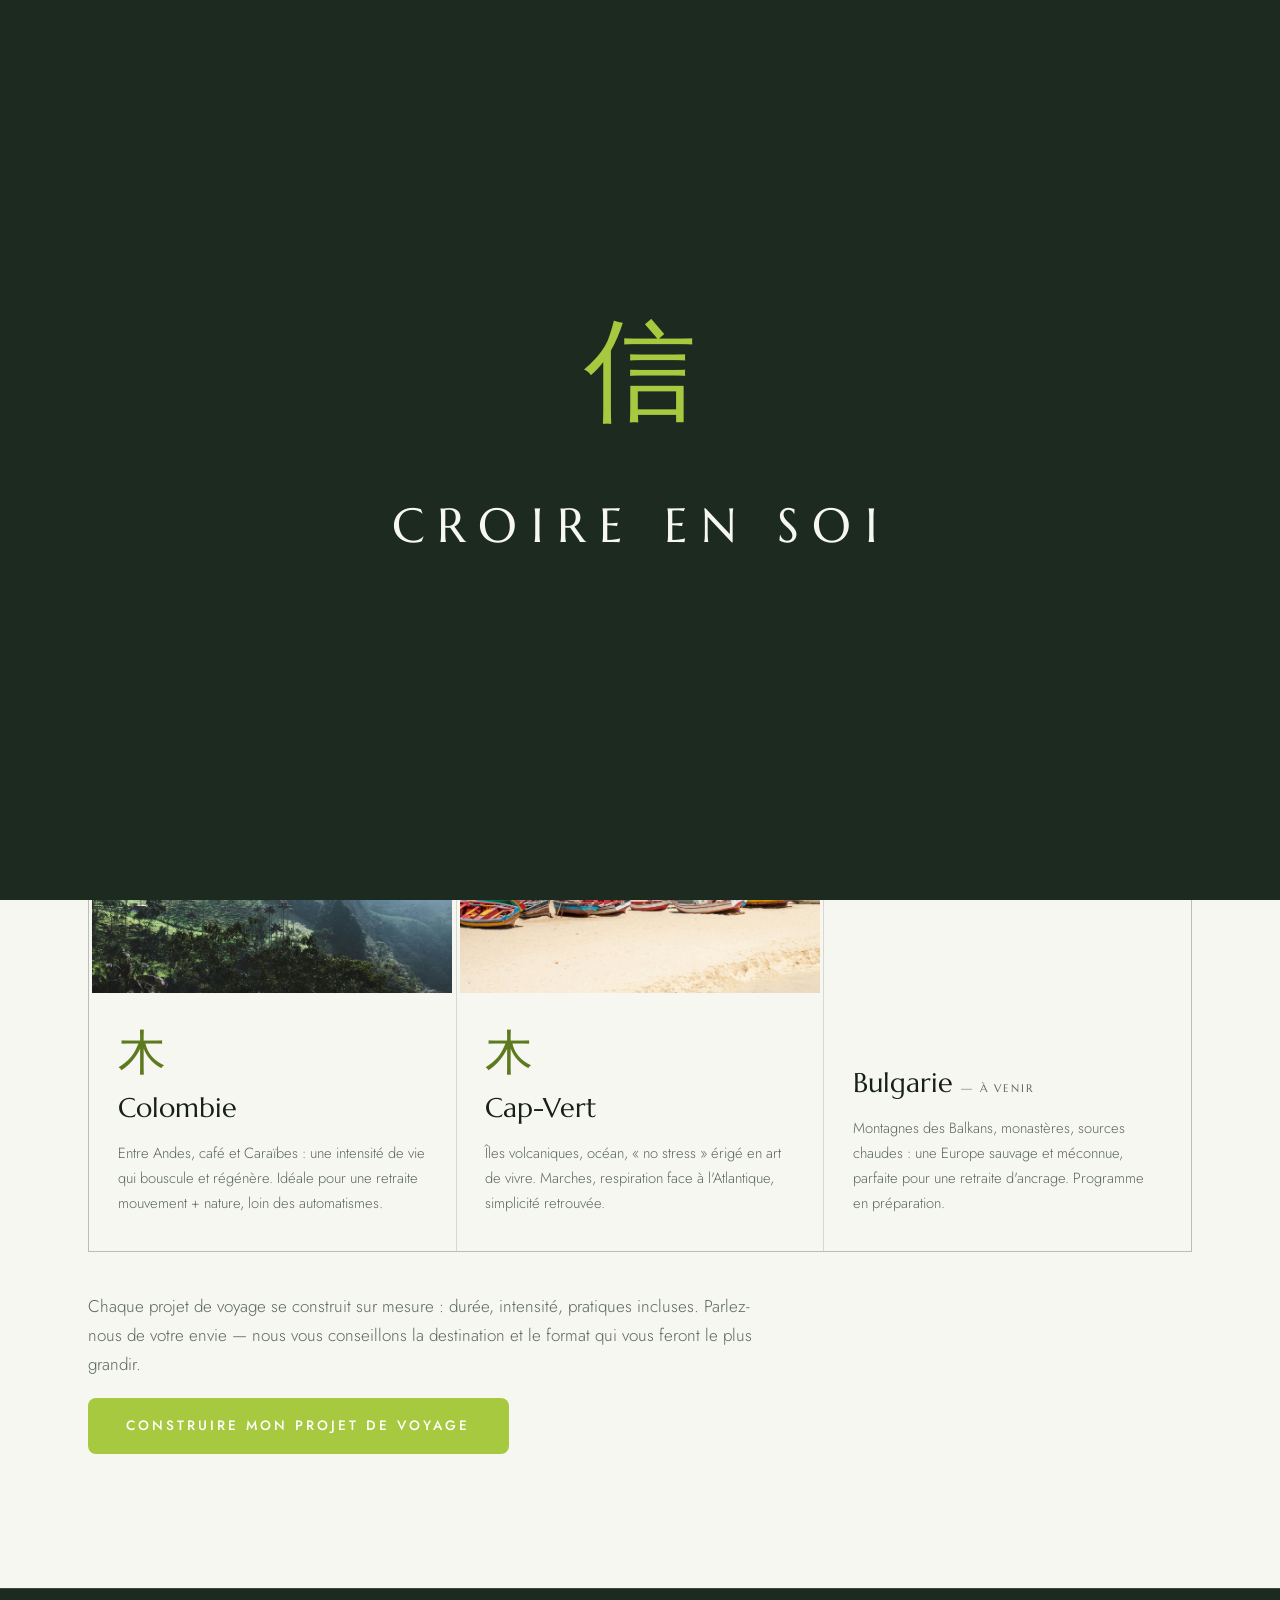
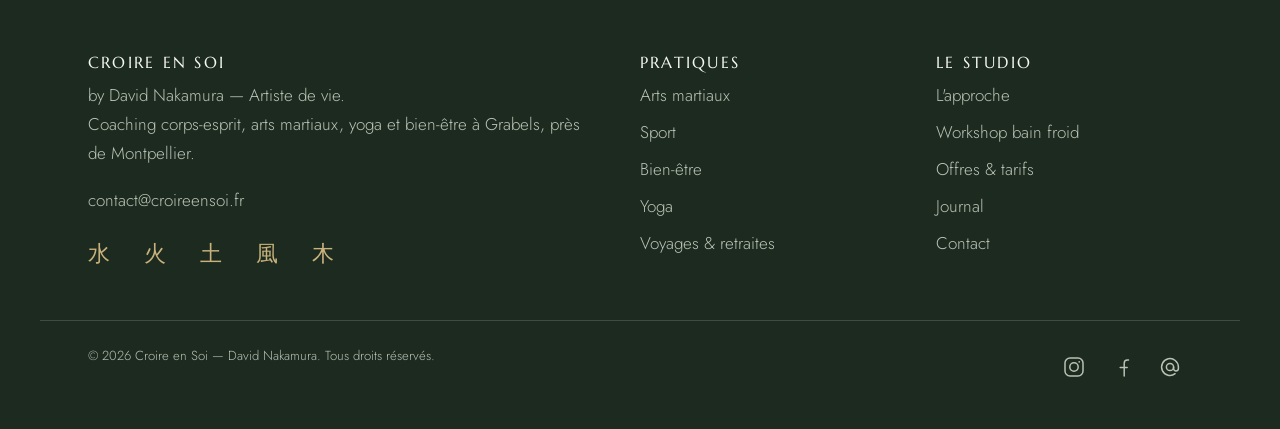
<file: voyages.html>
﻿<!DOCTYPE html>
<html lang="fr">
<head>
<meta charset="UTF-8">
<meta name="viewport" content="width=device-width, initial-scale=1">
<title>Voyages &amp; retraites — Colombie, Cap-Vert | Croire en Soi</title>
<meta name="description" content="Conseils voyages et retraites pour se transformer : Colombie et Cap-Vert. Des destinations choisies pour ce qu'elles font grandir.">
<meta property="og:title" content="Voyages &amp; retraites — Croire en Soi">
<meta property="og:description" content="Conseils voyages et retraites pour se transformer : Colombie et Cap-Vert. Des destinations choisies pour ce qu'elles font grandir.">
<meta property="og:type" content="website">
<meta property="og:url" content="https://croireensoi.fr/voyages.html">
<meta property="og:image" content="https://croireensoi.fr/assets/img/og-voyages.jpg">
<link rel="preconnect" href="https://fonts.googleapis.com">
<link rel="preconnect" href="https://fonts.gstatic.com" crossorigin>
<link href="https://fonts.googleapis.com/css2?family=Marcellus&family=Jost:wght@300;400;500&display=swap" rel="stylesheet">
<link rel="stylesheet" href="assets/css/styles.css">
</head>
<body class="is-loading">

<div class="loader" id="loader" aria-hidden="true">
  <div class="loader-in">
    <div class="loader-kanji">信</div>
    <div class="loader-title">Croire en Soi</div>
    <div class="loader-by">by David Nakamura</div>
    <div class="loader-rule"></div>
  </div>
</div>

<a class="skip-link" href="#main">Aller au contenu</a>

<header class="site-header">
  <div class="wrap header-in">
    <a class="brand" href="index.html"><b>Croire en Soi</b><span>by David Nakamura</span></a>
    <nav class="nav-desktop" aria-label="Navigation principale">
      <a href="arts-martiaux.html">Arts martiaux</a>
      <a href="coaching.html">Coaching</a>
      <div class="nav-drop">
        <button class="nav-drop-btn" aria-expanded="false" aria-controls="drop-pratiques">Pratiques<span class="chev" aria-hidden="true"></span></button>
        <div class="nav-drop-panel" id="drop-pratiques" hidden>
          <a href="pratiques.html#sport"><span class="k k--terre" aria-hidden="true">土</span>Sport</a>
          <a href="pratiques.html#bien-etre"><span class="k k--eau" aria-hidden="true">水</span>Bien-être</a>
          <a href="pratiques.html#yoga"><span class="k k--air" aria-hidden="true">風</span>Yoga</a>
          <a class="nav-drop-tout" href="pratiques.html">Toutes les pratiques</a>
        </div>
      </div>
      <a href="workshop-bain-froid.html">Workshop</a>
      <a href="voyages.html" aria-current="page">Voyages</a>
      <a href="services.html">Tarifs</a>
      <a href="blog.html">Journal</a>
      <a class="nav-cta" href="contact.html">Séance offerte</a>
    </nav>
    <button class="nav-toggle" aria-label="Ouvrir le menu" aria-expanded="false"><span></span><span></span><span></span></button>
  </div>
  <div class="barre-lecture" aria-hidden="true"></div>
</header>

<nav class="nav-mobile" aria-label="Navigation mobile">
  <a href="arts-martiaux.html">Arts martiaux <small>火 Feu</small></a>
  <a href="coaching.html">Coaching <small>Corps &amp; esprit</small></a>
  <a href="pratiques.html">Pratiques <small>土 水 風</small></a>
  <a class="nav-sub" href="pratiques.html#sport"><span class="k k--terre" aria-hidden="true">土</span>Sport</a>
  <a class="nav-sub" href="pratiques.html#bien-etre"><span class="k k--eau" aria-hidden="true">水</span>Bien-être</a>
  <a class="nav-sub" href="pratiques.html#yoga"><span class="k k--air" aria-hidden="true">風</span>Yoga</a>
  <a href="workshop-bain-froid.html">Workshop bain froid <small>Reset</small></a>
  <a href="voyages.html">Voyages <small>木 Bois</small></a>
  <a href="services.html">Tarifs <small>Offres</small></a>
  <a href="blog.html">Journal <small>Réflexions</small></a>
  <a href="contact.html">Contact <small>Séance offerte</small></a>
</nav>

<main id="main">

  <section class="hero hero--page">
    <div class="kanji-bg" aria-hidden="true">木</div>
    <div class="wrap">
      <p class="eyebrow rv">木 Bois — la croissance</p>
      <h1 class="rv rv-d1">Voyages<br>&amp; retraites</h1>
      <div class="hero-rule rv rv-d2"></div>
      <p class="lead rv rv-d2">Partir pour grandir, revenir transformé. Des conseils et des retraites
      dans des destinations choisies pour ce qu'elles font travailler : le lâcher-prise,
      la présence, la confiance.</p>
    </div>
  </section>

  <section class="section on-light">
    <div class="wrap">
      <div class="cards cards--3 rv">
        <div class="card">
          <img class="card-img" src="assets/img/voyage-colombie.jpg" alt="Montagnes de Colombie" loading="lazy">
          <span class="k" aria-hidden="true">木</span>
          <h3>Colombie</h3>
          <p>Entre Andes, café et Caraïbes : une intensité de vie qui bouscule et régénère.
          Idéale pour une retraite mouvement + nature, loin des automatismes.</p>
        </div>
        <div class="card">
          <img class="card-img" src="assets/img/voyage-capvert.jpg" alt="Côte volcanique du Cap-Vert" loading="lazy">
          <span class="k" aria-hidden="true">木</span>
          <h3>Cap-Vert</h3>
          <p>Îles volcaniques, océan, « no stress » érigé en art de vivre. Marches, respiration
          face à l'Atlantique, simplicité retrouvée.</p>
        </div>
        <!-- MODIFIER / SUPPRIMER : destination Bulgarie à confirmer par le client.
             Pour la retirer, supprimer simplement le bloc <div class="card"> ci-dessous. -->
        <div class="card">
          <span class="k" aria-hidden="true">木</span>
          <h3>Bulgarie <span class="muted" style="font-size:.7rem;letter-spacing:.2em;text-transform:uppercase">— à venir</span></h3>
          <p>Montagnes des Balkans, monastères, sources chaudes : une Europe sauvage et
          méconnue, parfaite pour une retraite d'ancrage. Programme en préparation.</p>
        </div>
      </div>
      <p class="muted rv" style="margin-top:2.5rem;max-width:42rem">Chaque projet de voyage se construit
      sur mesure : durée, intensité, pratiques incluses. Parlez-nous de votre envie —
      nous vous conseillons la destination et le format qui vous feront le plus grandir.</p>
      <p class="rv"><a class="btn btn--solid" href="contact.html">Construire mon projet de voyage</a></p>
    </div>
  </section>

</main>

<footer class="site-footer">
  <div class="wrap footer-grid">
    <div>
      <h4>Croire en Soi</h4>
      <p>by David Nakamura — Artiste de vie.<br>Coaching corps-esprit, arts martiaux, yoga et bien-être à Grabels, près de Montpellier.</p>
      <p><a href="mailto:contact@croireensoi.fr">contact@croireensoi.fr</a></p>
      <div class="footer-elements" aria-hidden="true">水 火 土 風 木</div>
    </div>
    <div>
      <h4>Pratiques</h4>
      <ul>
        <li><a href="arts-martiaux.html">Arts martiaux</a></li>
        <li><a href="pratiques.html#sport">Sport</a></li>
        <li><a href="pratiques.html#bien-etre">Bien-être</a></li>
        <li><a href="pratiques.html#yoga">Yoga</a></li>
        <li><a href="voyages.html">Voyages &amp; retraites</a></li>
      </ul>
    </div>
    <div>
      <h4>Le studio</h4>
      <ul>
        <li><a href="coaching.html">L'approche</a></li>
        <li><a href="workshop-bain-froid.html">Workshop bain froid</a></li>
        <li><a href="services.html">Offres &amp; tarifs</a></li>
        <li><a href="blog.html">Journal</a></li>
        <li><a href="contact.html">Contact</a></li>
      </ul>
    </div>
  </div>
  <div class="wrap footer-bottom">
    <span>© <span data-year>2026</span> Croire en Soi — David Nakamura. Tous droits réservés.</span>
    <!-- MODIFIER : les adresses sont les constantes SOCIAL_INSTAGRAM,
         SOCIAL_FACEBOOK, WHATSAPP_NUMBER et EMAIL, en tete de
         assets/js/main.js. Tant qu'une constante est vide, l'icone
         renvoie vers contact.html — jamais vers « # » (CdC 6.8, 9.3). -->
    <div class="social">
      <a data-social="instagram" href="contact.html" aria-label="Instagram"><svg viewBox="0 0 24 24" fill="none" stroke="currentColor" stroke-width="1.5" aria-hidden="true"><rect x="3" y="3" width="18" height="18" rx="5"/><circle cx="12" cy="12" r="4.2"/><circle cx="17.2" cy="6.8" r=".9" fill="currentColor" stroke="none"/></svg></a>
      <a data-social="facebook" href="contact.html" aria-label="Facebook"><svg viewBox="0 0 24 24" fill="none" stroke="currentColor" stroke-width="1.5" stroke-linecap="round" stroke-linejoin="round" aria-hidden="true"><path d="M14.2 21V8.2a3.2 3.2 0 0 1 3.2-3.2h1.1"/><path d="M10.2 12.4h7"/></svg></a>
      <a class="social-mail" data-social="email" href="contact.html" aria-label="Nous ecrire par e-mail"><svg viewBox="0 0 24 24" fill="none" stroke="currentColor" stroke-width="1.5" stroke-linecap="round" stroke-linejoin="round" aria-hidden="true"><circle cx="12" cy="12" r="3.6"/><path d="M15.6 12v1.6a2.4 2.4 0 0 0 4.8 0V12a8.4 8.4 0 1 0-3.3 6.7"/></svg></a>
      <a class="social-whatsapp" data-social="whatsapp" href="contact.html" aria-label="Nous ecrire sur WhatsApp"><svg viewBox="0 0 24 24" fill="none" stroke="currentColor" stroke-width="1.5" stroke-linecap="round" stroke-linejoin="round" aria-hidden="true"><path d="M6.2 3.8h3.1l1.6 3.9-2 1.3a11 11 0 0 0 5.1 5.1l1.3-2 3.9 1.6v3.1a1.6 1.6 0 0 1-1.7 1.6A15.6 15.6 0 0 1 4.6 5.5a1.6 1.6 0 0 1 1.6-1.7z"/></svg></a>
    </div>
  </div>
</footer>

<script src="assets/js/main.js"></script>
</body>
</html>
</file>
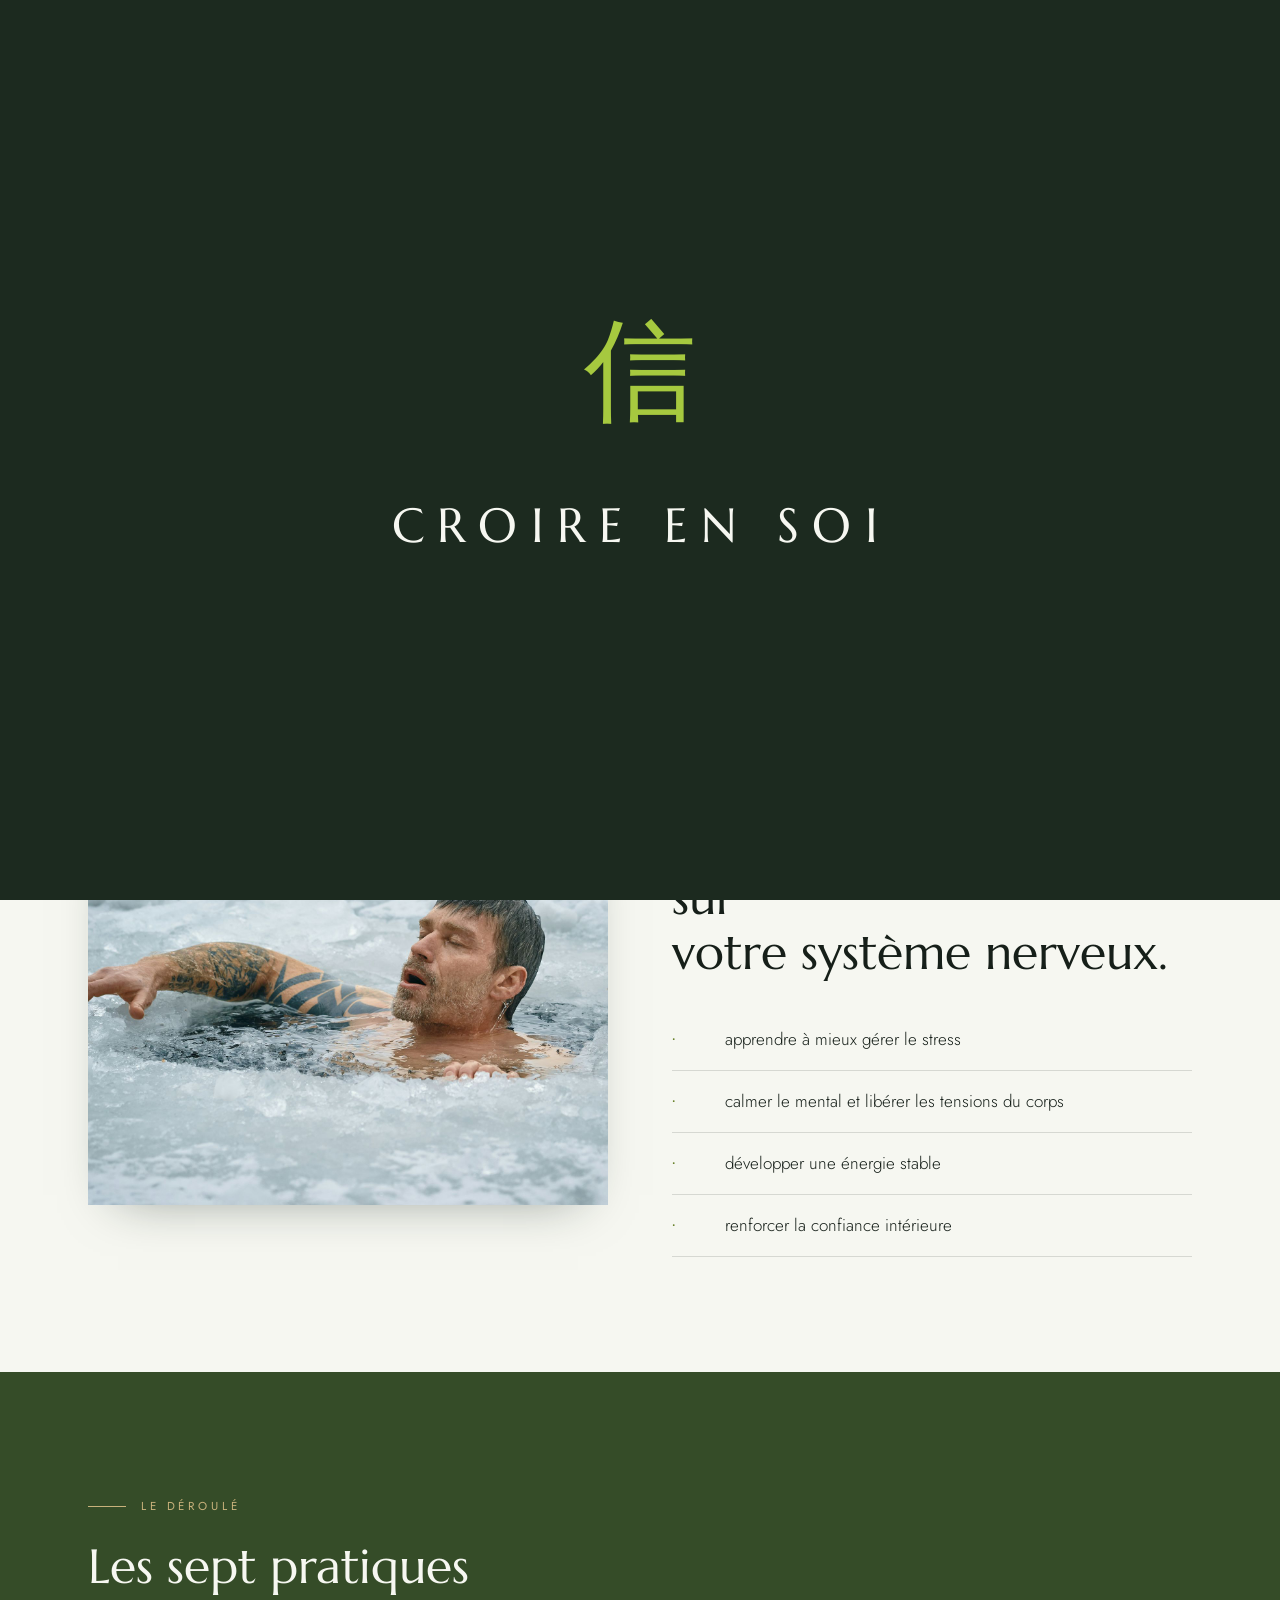
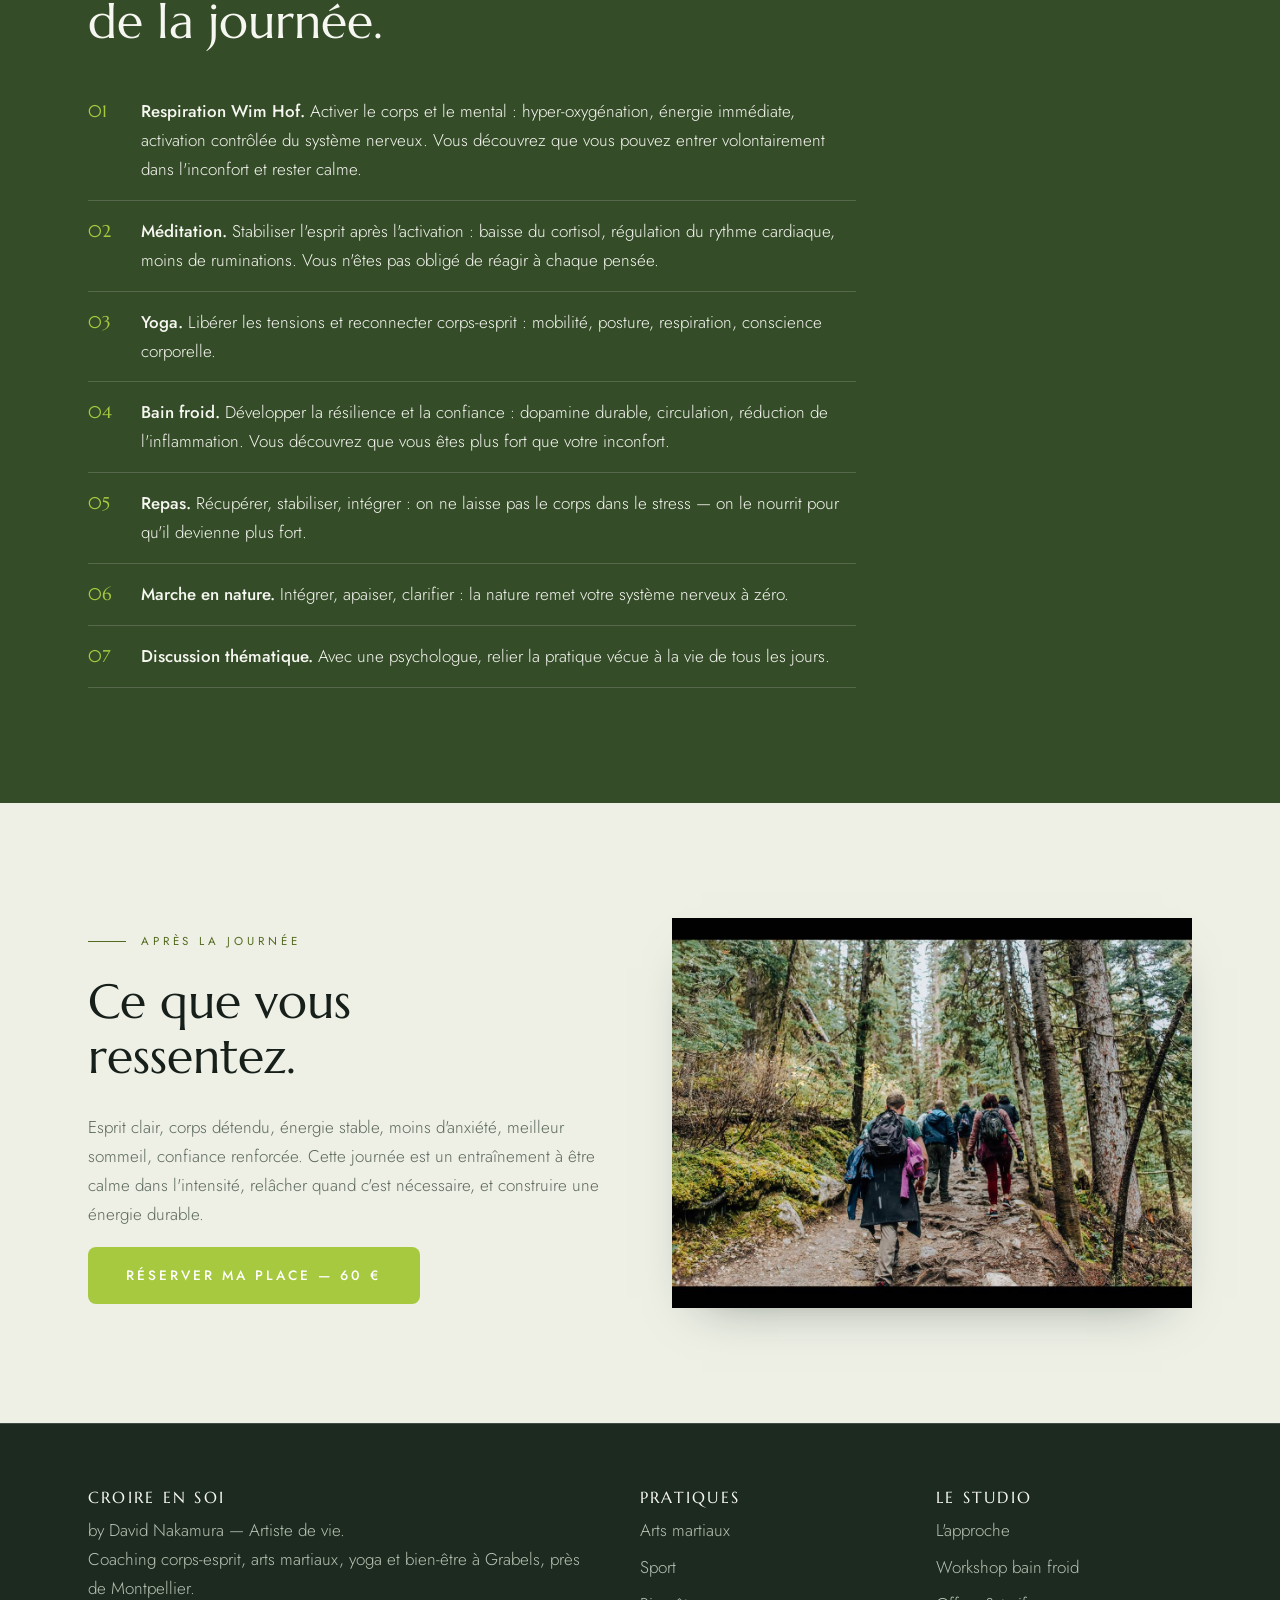
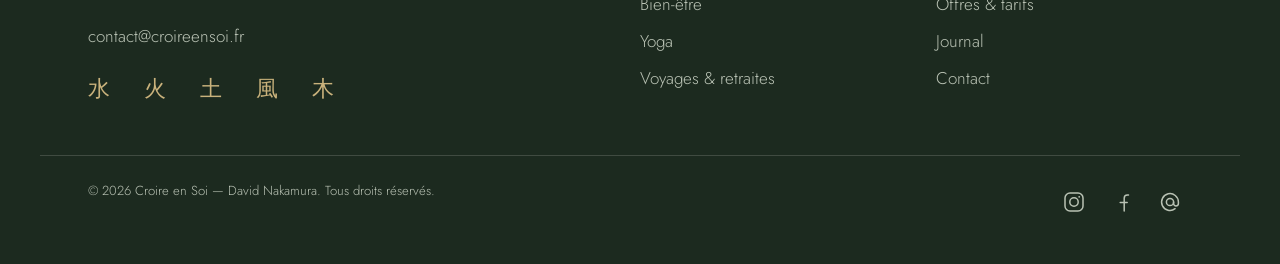
<file: workshop-bain-froid.html>
﻿<!DOCTYPE html>
<html lang="fr">
<head>
<meta charset="UTF-8">
<meta name="viewport" content="width=device-width, initial-scale=1">
<title>Workshop bain froid — Journée reset corps &amp; esprit | Croire en Soi</title>
<meta name="description" content="Une journée complète : respiration Wim Hof, méditation, yoga, bain froid, repas, marche en nature et discussion avec une psychologue. 60 € la journée.">
<meta property="og:title" content="Workshop bain froid — Croire en Soi">
<meta property="og:description" content="Une journée complète : respiration Wim Hof, méditation, yoga, bain froid, repas, marche en nature et discussion avec une psychologue. 60 € la journée.">
<meta property="og:type" content="website">
<meta property="og:url" content="https://croireensoi.fr/workshop-bain-froid.html">
<meta property="og:image" content="https://croireensoi.fr/assets/img/og-workshop.jpg">
<link rel="preconnect" href="https://fonts.googleapis.com">
<link rel="preconnect" href="https://fonts.gstatic.com" crossorigin>
<link href="https://fonts.googleapis.com/css2?family=Marcellus&family=Jost:wght@300;400;500&display=swap" rel="stylesheet">
<link rel="stylesheet" href="assets/css/styles.css">
</head>
<body class="is-loading">

<div class="loader" id="loader" aria-hidden="true">
  <div class="loader-in">
    <div class="loader-kanji">信</div>
    <div class="loader-title">Croire en Soi</div>
    <div class="loader-by">by David Nakamura</div>
    <div class="loader-rule"></div>
  </div>
</div>

<a class="skip-link" href="#main">Aller au contenu</a>

<header class="site-header">
  <div class="wrap header-in">
    <a class="brand" href="index.html"><b>Croire en Soi</b><span>by David Nakamura</span></a>
    <nav class="nav-desktop" aria-label="Navigation principale">
      <a href="arts-martiaux.html">Arts martiaux</a>
      <a href="coaching.html">Coaching</a>
      <div class="nav-drop">
        <button class="nav-drop-btn" aria-expanded="false" aria-controls="drop-pratiques">Pratiques<span class="chev" aria-hidden="true"></span></button>
        <div class="nav-drop-panel" id="drop-pratiques" hidden>
          <a href="pratiques.html#sport"><span class="k k--terre" aria-hidden="true">土</span>Sport</a>
          <a href="pratiques.html#bien-etre"><span class="k k--eau" aria-hidden="true">水</span>Bien-être</a>
          <a href="pratiques.html#yoga"><span class="k k--air" aria-hidden="true">風</span>Yoga</a>
          <a class="nav-drop-tout" href="pratiques.html">Toutes les pratiques</a>
        </div>
      </div>
      <a href="workshop-bain-froid.html" aria-current="page">Workshop</a>
      <a href="voyages.html">Voyages</a>
      <a href="services.html">Tarifs</a>
      <a href="blog.html">Journal</a>
      <a class="nav-cta" href="contact.html">Séance offerte</a>
    </nav>
    <button class="nav-toggle" aria-label="Ouvrir le menu" aria-expanded="false"><span></span><span></span><span></span></button>
  </div>
  <div class="barre-lecture" aria-hidden="true"></div>
</header>

<nav class="nav-mobile" aria-label="Navigation mobile">
  <a href="arts-martiaux.html">Arts martiaux <small>火 Feu</small></a>
  <a href="coaching.html">Coaching <small>Corps &amp; esprit</small></a>
  <a href="pratiques.html">Pratiques <small>土 水 風</small></a>
  <a class="nav-sub" href="pratiques.html#sport"><span class="k k--terre" aria-hidden="true">土</span>Sport</a>
  <a class="nav-sub" href="pratiques.html#bien-etre"><span class="k k--eau" aria-hidden="true">水</span>Bien-être</a>
  <a class="nav-sub" href="pratiques.html#yoga"><span class="k k--air" aria-hidden="true">風</span>Yoga</a>
  <a href="workshop-bain-froid.html">Workshop bain froid <small>Reset</small></a>
  <a href="voyages.html">Voyages <small>木 Bois</small></a>
  <a href="services.html">Tarifs <small>Offres</small></a>
  <a href="blog.html">Journal <small>Réflexions</small></a>
  <a href="contact.html">Contact <small>Séance offerte</small></a>
</nav>

<main id="main">

  <section class="hero hero--page">
    <div class="kanji-bg" aria-hidden="true">冷</div>
    <div class="wrap">
      <p class="eyebrow rv">Journée complète — Reset corps &amp; esprit</p>
      <h1 class="rv rv-d1">Workshop<br>bain froid</h1>
      <div class="hero-rule rv rv-d2"></div>
      <p class="lead rv rv-d2">Respiration · méditation · yoga · froid · nature · nutrition.
      Une journée pour relâcher la pression, recharger l'énergie et renforcer la résilience
      mentale et physique.</p>
      <div class="hero-ctas rv rv-d3"><a class="btn btn--solid" href="contact.html">Réserver ma place — 60 €</a></div>
    </div>
  </section>

  <section class="section on-light">
    <div class="wrap grid-2 grid-2--inverse">
      <div class="rv">
        <p class="eyebrow">Les objectifs</p>
        <h2>Une journée qui agit sur<br>votre système nerveux.</h2>
        <ul class="fine-list" style="margin-top:1.5rem">
          <li><span class="n">·</span>apprendre à mieux gérer le stress</li>
          <li><span class="n">·</span>calmer le mental et libérer les tensions du corps</li>
          <li><span class="n">·</span>développer une énergie stable</li>
          <li><span class="n">·</span>renforcer la confiance intérieure</li>
        </ul>
      </div>
      <div class="rv rv-d1">
        <img src="assets/img/workshop-riviere.jpg" alt="Immersion en eau froide en rivière" loading="lazy">
      </div>
    </div>
  </section>

  <section class="section section--dark">
    <div class="wrap">
      <p class="eyebrow rv">Le déroulé</p>
      <h2 class="rv">Les sept pratiques<br>de la journée.</h2>
      <ul class="fine-list rv" style="max-width:48rem;margin-top:2rem">
        <li><span class="n">01</span><div><strong>Respiration Wim Hof.</strong> Activer le corps et le mental : hyper-oxygénation, énergie immédiate, activation contrôlée du système nerveux. Vous découvrez que vous pouvez entrer volontairement dans l'inconfort et rester calme.</div></li>
        <li><span class="n">02</span><div><strong>Méditation.</strong> Stabiliser l'esprit après l'activation : baisse du cortisol, régulation du rythme cardiaque, moins de ruminations. Vous n'êtes pas obligé de réagir à chaque pensée.</div></li>
        <li><span class="n">03</span><div><strong>Yoga.</strong> Libérer les tensions et reconnecter corps-esprit : mobilité, posture, respiration, conscience corporelle.</div></li>
        <li><span class="n">04</span><div><strong>Bain froid.</strong> Développer la résilience et la confiance : dopamine durable, circulation, réduction de l'inflammation. Vous découvrez que vous êtes plus fort que votre inconfort.</div></li>
        <li><span class="n">05</span><div><strong>Repas.</strong> Récupérer, stabiliser, intégrer : on ne laisse pas le corps dans le stress — on le nourrit pour qu'il devienne plus fort.</div></li>
        <li><span class="n">06</span><div><strong>Marche en nature.</strong> Intégrer, apaiser, clarifier : la nature remet votre système nerveux à zéro.</div></li>
        <li><span class="n">07</span><div><strong>Discussion thématique.</strong> Avec une psychologue, relier la pratique vécue à la vie de tous les jours.</div></li>
      </ul>
    </div>
  </section>

  <section class="section section--tint">
    <div class="wrap grid-2">
      <div class="rv">
        <p class="eyebrow">Après la journée</p>
        <h2>Ce que vous<br>ressentez.</h2>
        <p class="muted">Esprit clair, corps détendu, énergie stable, moins d'anxiété,
        meilleur sommeil, confiance renforcée. Cette journée est un entraînement à être calme
        dans l'intensité, relâcher quand c'est nécessaire, et construire une énergie durable.</p>
        <a class="btn btn--solid" href="contact.html">Réserver ma place — 60 €</a>
      </div>
      <div class="rv rv-d1">
        <img src="assets/img/workshop-groupe.jpg" alt="Groupe du workshop en pleine nature" loading="lazy">
      </div>
    </div>
  </section>

</main>

<footer class="site-footer">
  <div class="wrap footer-grid">
    <div>
      <h4>Croire en Soi</h4>
      <p>by David Nakamura — Artiste de vie.<br>Coaching corps-esprit, arts martiaux, yoga et bien-être à Grabels, près de Montpellier.</p>
      <p><a href="mailto:contact@croireensoi.fr">contact@croireensoi.fr</a></p>
      <div class="footer-elements" aria-hidden="true">水 火 土 風 木</div>
    </div>
    <div>
      <h4>Pratiques</h4>
      <ul>
        <li><a href="arts-martiaux.html">Arts martiaux</a></li>
        <li><a href="pratiques.html#sport">Sport</a></li>
        <li><a href="pratiques.html#bien-etre">Bien-être</a></li>
        <li><a href="pratiques.html#yoga">Yoga</a></li>
        <li><a href="voyages.html">Voyages &amp; retraites</a></li>
      </ul>
    </div>
    <div>
      <h4>Le studio</h4>
      <ul>
        <li><a href="coaching.html">L'approche</a></li>
        <li><a href="workshop-bain-froid.html">Workshop bain froid</a></li>
        <li><a href="services.html">Offres &amp; tarifs</a></li>
        <li><a href="blog.html">Journal</a></li>
        <li><a href="contact.html">Contact</a></li>
      </ul>
    </div>
  </div>
  <div class="wrap footer-bottom">
    <span>© <span data-year>2026</span> Croire en Soi — David Nakamura. Tous droits réservés.</span>
    <!-- MODIFIER : les adresses sont les constantes SOCIAL_INSTAGRAM,
         SOCIAL_FACEBOOK, WHATSAPP_NUMBER et EMAIL, en tete de
         assets/js/main.js. Tant qu'une constante est vide, l'icone
         renvoie vers contact.html — jamais vers « # » (CdC 6.8, 9.3). -->
    <div class="social">
      <a data-social="instagram" href="contact.html" aria-label="Instagram"><svg viewBox="0 0 24 24" fill="none" stroke="currentColor" stroke-width="1.5" aria-hidden="true"><rect x="3" y="3" width="18" height="18" rx="5"/><circle cx="12" cy="12" r="4.2"/><circle cx="17.2" cy="6.8" r=".9" fill="currentColor" stroke="none"/></svg></a>
      <a data-social="facebook" href="contact.html" aria-label="Facebook"><svg viewBox="0 0 24 24" fill="none" stroke="currentColor" stroke-width="1.5" stroke-linecap="round" stroke-linejoin="round" aria-hidden="true"><path d="M14.2 21V8.2a3.2 3.2 0 0 1 3.2-3.2h1.1"/><path d="M10.2 12.4h7"/></svg></a>
      <a class="social-mail" data-social="email" href="contact.html" aria-label="Nous ecrire par e-mail"><svg viewBox="0 0 24 24" fill="none" stroke="currentColor" stroke-width="1.5" stroke-linecap="round" stroke-linejoin="round" aria-hidden="true"><circle cx="12" cy="12" r="3.6"/><path d="M15.6 12v1.6a2.4 2.4 0 0 0 4.8 0V12a8.4 8.4 0 1 0-3.3 6.7"/></svg></a>
      <a class="social-whatsapp" data-social="whatsapp" href="contact.html" aria-label="Nous ecrire sur WhatsApp"><svg viewBox="0 0 24 24" fill="none" stroke="currentColor" stroke-width="1.5" stroke-linecap="round" stroke-linejoin="round" aria-hidden="true"><path d="M6.2 3.8h3.1l1.6 3.9-2 1.3a11 11 0 0 0 5.1 5.1l1.3-2 3.9 1.6v3.1a1.6 1.6 0 0 1-1.7 1.6A15.6 15.6 0 0 1 4.6 5.5a1.6 1.6 0 0 1 1.6-1.7z"/></svg></a>
    </div>
  </div>
</footer>

<script src="assets/js/main.js"></script>
</body>
</html>
</file>
<file: assets/css/styles.css>
/* ============================================================
   CROIRE EN SOI by David Nakamura — styles communs
   Palette, typographies et composants partagés par toutes les pages.
   Zones à personnaliser signalées par des commentaires "MODIFIER".
   ------------------------------------------------------------
   BASCULE DE TEINTE — point A du cahier des charges (5.2, annexe C).
   Deux variables commandent toute la teinte du site : héros, halo du
   cercle « Respire », hovers et dégradés en dérivent par color-mix().

     Nuance                --vert-dominante   --vert-dominante-2
     N1 Feuille profonde   #3E5A2C            MODIFIER (non fourni)
     N2 Pastèque (défaut)  #6F9A3D            #5E8533
     N3 Pomme claire       #A6C93F            MODIFIER (non fourni)

   Pour basculer : changer ces deux valeurs dans :root, rien d'autre.
   MODIFIER : le CdC ne fournit le second ton que pour N2. Si le client
   retient N1 ou N3, demander le ton foncé correspondant — ne pas
   l'inventer. --pomme reste l'accent quelle que soit la nuance.
   Aucune couleur hexadécimale ne doit exister hors de :root.
   ============================================================ */

:root{
  /* ---- bascule de teinte : voir l'en-tête du fichier ---- */
  --vert-dominante:#6F9A3D;   /* dominante : bas du héros, sections vertes */
  --vert-dominante-2:#5E8533; /* second ton : dégradés, hovers */

  /* ---- palette de marque (annexe C du CdC) ---- */
  --pomme:#A6C93F;         /* accent : CTA, cercle Respire, focus, traits */
  --pomme-fonce:#5F7A1E;   /* pomme foncé — texte accent sur fond clair (AA) */
  --vigne:#1C2A1F;         /* vert vigne profond — fonds prestige */
  --vigne-2:#24352A;       /* vigne éclairci — panneaux, hovers */
  --champagne:#C9B27C;     /* filets, eyebrows, touche luxe */
  --ivoire:#F6F7F1;        /* fond clair légèrement vert */
  --ivoire-2:#EEF0E6;      /* fond clair alternatif */
  --encre:#161F19;         /* texte principal sur clair */
  --pierre:#5C685C;        /* texte secondaire sur clair (AA) */
  --brume:#B9C2B4;         /* texte secondaire sur foncé (AA) */
  --blanc:#FFFFFF;         /* blanc franc : cartes « étapes », texte des pétales */
  --erreur:#E8A2A2;        /* messages d'erreur du formulaire (sur vigne) */

  /* ---- couleurs des cinq éléments (CdC 5.2) ----
     Secondaires : jamais en fond de section, jamais en texte courant. */
  --el-feu:#B75C3C;        /* feu   — arts martiaux */
  --el-terre:#8A6B3A;      /* terre — sport */
  --el-eau:#2E6E7E;        /* eau   — bien-être */
  --el-air:#5A7186;        /* air   — yoga */
  --el-bois:#2E4636;       /* bois  — voyages & retraites */

  /* ---- tons dérivés : recalculés seuls à la bascule ---- */
  --pomme-clair:color-mix(in srgb, var(--pomme) 65%, white);              /* cœur du halo « Respire » */
  --vert-halo:color-mix(in srgb, var(--pomme) 30%, var(--vert-dominante)); /* couronne du halo */
  --vert-hero:color-mix(in srgb, var(--vert-dominante) 30%, var(--vigne)); /* fond du héros : vert profond, porte champagne 4,60:1 / ivoire 8,84:1 / brume 5,19:1 */
  --pomme-encre:color-mix(in srgb, var(--pomme-fonce) 80%, var(--vigne)); /* accent texte sur --ivoire-2 : --pomme-fonce n'y tient que 4,25:1, celui-ci 5,31:1 */
  --erreur-encre:color-mix(in srgb, var(--erreur) 45%, var(--vigne));     /* erreurs du formulaire sur fond clair : --erreur y tombe à 1,93:1, celui-ci 5,39:1 */

  --ligne:rgba(22,31,25,.14);
  --ligne-sombre:rgba(246,247,241,.16);

  --f-display:"Zen Antique","Marcellus",serif;
  --f-body:"Jost",system-ui,sans-serif;

  --w-max:1200px;
  --pad:clamp(1.25rem,4vw,3rem);
  --h-header:5rem;         /* hauteur du header non réduit (mesurée : 76 px ≥ 1080 px, 79 px en dessous) */
  --r:4px;                 /* rayon d'angle général : cartes, panneaux (CdC 5.1, 5.5) */
  --r-btn:8px;             /* rayon des boutons uniquement : .btn et .nav-cta */
  --dur:.7s;
  --ease:cubic-bezier(.22,.8,.24,1);
}

*,*::before,*::after{box-sizing:border-box}
html{scroll-behavior:smooth}
/* Barre de défilement : double écriture, la standard pour Firefox et la
   préfixée pour Chrome, Edge et Safari. Jamais masquée. */
html{scrollbar-color:var(--vert-dominante-2) var(--ivoire-2);scrollbar-width:thin}
html::-webkit-scrollbar{width:10px}
html::-webkit-scrollbar-track{background:var(--ivoire-2)}
html::-webkit-scrollbar-thumb{background:var(--vert-dominante-2);border-radius:5px}
html::-webkit-scrollbar-thumb:hover{background:var(--vert-dominante)}
body{
  margin:0;background:var(--ivoire);color:var(--encre);
  font-family:var(--f-body);font-weight:300;font-size:1.0625rem;
  line-height:1.7;-webkit-font-smoothing:antialiased;
}
img{max-width:100%;display:block}
a{color:inherit}
h1,h2,h3,h4{font-family:var(--f-display);font-weight:400;line-height:1.15;margin:0 0 .6em}
h1{font-size:clamp(2.4rem,6vw,4.6rem);letter-spacing:.01em}
h2{font-size:clamp(1.9rem,4vw,3rem)}
h3{font-size:clamp(1.3rem,2.2vw,1.7rem)}
p{margin:0 0 1.1em}
strong{font-weight:500}
:focus-visible{outline:2px solid var(--pomme);outline-offset:3px}
.skip-link{position:absolute;left:-999px;top:0;background:var(--vigne);color:var(--ivoire);padding:.6rem 1rem;z-index:200}
.skip-link:focus{left:0}

/* ---------- utilitaires ---------- */
.wrap{max-width:var(--w-max);margin-inline:auto;padding-inline:var(--pad)}
.eyebrow{
  font-size:.72rem;letter-spacing:.34em;text-transform:uppercase;
  color:var(--champagne);font-weight:400;display:inline-flex;align-items:center;gap:.9rem;margin-bottom:1.4rem;
}
.eyebrow::before{content:"";width:2.4rem;height:1px;background:var(--champagne)}
.on-light .eyebrow,.eyebrow.dark{color:var(--pomme-fonce)}
.on-light .eyebrow::before,.eyebrow.dark::before{background:var(--pomme-fonce)}
.lead{font-size:clamp(1.1rem,1.6vw,1.3rem);line-height:1.75;font-weight:300}
.muted{color:var(--pierre)}
.center{text-align:center}
.section{padding-block:clamp(4.5rem,9vw,8rem)}
.section--dark{background:var(--vert-hero);color:var(--ivoire)}
.section--dark .muted{color:var(--brume)}
.section--tint{background:var(--ivoire-2)}
.grid-2{display:grid;gap:clamp(2rem,5vw,5rem);grid-template-columns:1fr}
.grid-3{display:grid;gap:2rem;grid-template-columns:1fr}
@media(min-width:820px){
  .grid-2{grid-template-columns:1fr 1fr;align-items:center}
  .grid-3{grid-template-columns:repeat(3,1fr)}
  /* Alternance gauche/droite : intervertit les deux colonnes sans toucher au
     HTML, donc sans changer l'ordre de lecture pour un lecteur d'écran. */
  .grid-2--inverse > *:first-child{order:2}
}
/* Mobile : l'image passe systématiquement au-dessus du texte, quel que soit
   son rang dans le HTML — cinq des huit grilles ont le texte en premier.
   Le DOM reste inchangé : à la voix, le titre est toujours lu avant l'image. */
@media(max-width:819px){
  .grid-2 > :has(img),.grid-2 > :has(.ph){order:-1}
}

/* ---------- boutons ---------- */
/* Un seul bouton pour tout le site : aplat --pomme vif, texte --blanc,
   sans contour. Au survol l'aplat s'assombrit en --pomme-fonce, le texte
   reste blanc.
   ATTENTION — écart accessibilité assumé par le client : le blanc sur
   --pomme n'est qu'à 1,90:1, très en deçà des 4,5:1 exigés par le §10.4 du
   cahier des charges et vérifiés en recette au §13. L'état de survol, lui,
   est conforme (blanc sur --pomme-fonce, 4,90:1). Voir B10 du backlog.
   Le remplissage se détache bien de son fond : 7,89:1 sur --vigne,
   4,99:1 sur le héros. .btn--solid et .btn--ghost ne se distinguent plus. */
.btn{
  display:inline-block;padding:1.05rem 2.4rem;border:0;border-radius:var(--r-btn);
  font-family:var(--f-body);font-weight:500;font-size:.85rem;letter-spacing:.22em;text-transform:uppercase;
  text-decoration:none;cursor:pointer;
  background:var(--pomme);color:var(--blanc);
  transition:background var(--dur) var(--ease),color var(--dur) var(--ease),transform .25s var(--ease);
}
.btn:hover{background:var(--pomme-fonce);color:var(--blanc);transform:translateY(-1px)}
/* .btn--line n'est pas un bouton plein mais un lien souligné : il doit
   reprendre la couleur de son contexte et n'avoir aucun aplat. */
.btn--line{border:none;padding:0;background:none;font-weight:400;letter-spacing:.22em;font-size:.82rem;text-transform:uppercase;text-decoration:none;position:relative;color:inherit}
.btn--line::after{content:"";position:absolute;left:0;bottom:-6px;height:1px;width:100%;background:var(--champagne);transform-origin:left;transition:transform .4s var(--ease)}
.btn--line:hover::after{transform:scaleX(.35)}

/* ---------- header ---------- */
/* Le header porte sa propre couche sombre en permanence : sur le héros clair,
   la marque et la nav en --ivoire tomberaient à 2,7:1 sans elle. */
.site-header{
  position:fixed;inset:0 0 auto;z-index:90;
  background:color-mix(in srgb, var(--vigne) 96%, transparent);backdrop-filter:blur(8px);
  padding:1.1rem 0;transition:box-shadow .4s,padding .4s;
}
.site-header.is-solid{padding:.7rem 0;box-shadow:0 1px 0 var(--ligne-sombre)}
/* Barre de progression de lecture. Placée DANS le header en position absolue
   plutôt qu'en fixed à top:var(--h-header) : le header passe de 76 à 63 px
   quand il se réduit au scroll, et une barre fixée à 80 px laisserait alors
   17 px de page entre le header et elle. En absolu elle reste collée. */
.barre-lecture{
  position:absolute;left:0;right:0;bottom:0;height:3px;z-index:91;
  background:var(--pomme);transform:scaleX(0);transform-origin:left;
  pointer-events:none;transition:transform .15s var(--ease);
}
@media(prefers-reduced-motion:reduce){.barre-lecture{transition:none}}
.header-in{display:flex;align-items:center;justify-content:space-between;gap:1rem}
.brand{display:flex;flex-direction:column;text-decoration:none;color:var(--ivoire);line-height:1.1}
.brand b{font-family:var(--f-display);font-weight:400;font-size:1.45rem;letter-spacing:.14em;text-transform:uppercase}
.brand span{font-size:.62rem;letter-spacing:.3em;text-transform:uppercase;color:var(--champagne);margin-top:.25rem}
/* L'écart entre liens se resserre avant que la police bouge : à 1080 px la
   marque agrandie ne laisse que ~749 px à la nav, pour ~737 px nécessaires
   (chevron du menu déroulant compris). */
.nav-desktop{display:none;gap:clamp(.55rem,1.15vw,1.6rem);align-items:center}
.nav-desktop a,.nav-desktop .nav-drop-btn{color:var(--ivoire);text-decoration:none;font-size:.98rem;font-weight:400;letter-spacing:.04em;text-transform:none;position:relative;padding-bottom:.3rem}
.nav-desktop a::after,.nav-desktop .nav-drop-btn::after{content:"";position:absolute;left:0;bottom:0;width:100%;height:1px;background:var(--pomme);transform:scaleX(0);transform-origin:left;transition:transform .35s var(--ease)}
.nav-desktop a:hover::after,.nav-desktop a[aria-current="page"]::after,
.nav-desktop .nav-drop-btn:hover::after,.nav-desktop .nav-drop-btn[aria-current="page"]::after,
.nav-drop.is-open .nav-drop-btn::after{transform:scaleX(1)}

/* ---------- Menu déroulant « Pratiques » (desktop ≥ 1080 px) ---------- */
.nav-drop{position:relative;display:flex;align-items:center}
.nav-drop-btn{
  font-family:inherit;background:none;border:0;cursor:pointer;padding-inline:0;
  display:inline-flex;align-items:center;gap:.3rem;
}
/* Chevron : deux filets 1 px, pas d'icône de bibliothèque (DA). */
.nav-drop-btn .chev{
  width:.4rem;height:.4rem;border-right:1px solid currentColor;border-bottom:1px solid currentColor;
  transform:rotate(45deg) translate(-.06em,-.1em);transition:transform .3s var(--ease);
}
.nav-drop.is-open .nav-drop-btn .chev{transform:rotate(-135deg) translate(-.06em,-.1em)}
.nav-drop-panel{
  position:absolute;top:calc(100% + .9rem);left:0;min-width:14rem;z-index:95;
  background:var(--vigne-2);border:1px solid var(--ligne-sombre);border-radius:var(--r);
  padding:.4rem;display:grid;gap:.1rem;
}
.nav-drop-panel[hidden]{display:none}
.nav-drop-panel a{
  display:flex;align-items:center;gap:.7rem;padding:.6rem .8rem;border-radius:var(--r);
  font-size:.94rem;letter-spacing:.02em;transition:background .25s var(--ease);
}
.nav-drop-panel a::after{display:none}
.nav-drop-panel a:hover,.nav-drop-panel a:focus-visible{background:var(--vigne)}
.nav-drop-tout{
  border-top:1px solid var(--ligne-sombre);margin-top:.25rem;padding-top:.75rem!important;
  font-size:.78rem!important;letter-spacing:.16em!important;text-transform:uppercase;color:var(--champagne)!important;
}
/* Kanji des éléments éclaircis de 22 % : en teinte pure ils tombent à 2,3-2,6:1
   sur --vigne-2 et se lisent comme des taches. Éclaircis : 3,6 à 4,0:1. */
.k--terre{color:color-mix(in srgb, var(--el-terre) 78%, white)}
.k--eau{color:color-mix(in srgb, var(--el-eau) 78%, white)}
.k--air{color:color-mix(in srgb, var(--el-air) 78%, white)}
.nav-drop-panel .k{font-family:var(--f-display);font-size:1.15rem;line-height:1}
/* CTA du header : même règle que les .btn — aplat --pomme, texte blanc. */
.nav-cta{background:var(--pomme);color:var(--blanc)!important;border:0;border-radius:var(--r-btn);padding:.55rem clamp(.85rem,1.1vw,1.2rem)}
.nav-cta::after{display:none}
.nav-cta:hover{background:var(--pomme-fonce);color:var(--blanc)!important}

.nav-toggle{
  background:none;border:0;cursor:pointer;width:44px;height:44px;display:grid;place-items:center;gap:0;
}
.nav-toggle span{display:block;width:26px;height:1.5px;background:var(--ivoire);margin:3.5px 0;transition:transform .4s var(--ease),opacity .3s}
.nav-open .nav-toggle span:nth-child(1){transform:translateY(5px) rotate(45deg)}
.nav-open .nav-toggle span:nth-child(2){opacity:0}
.nav-open .nav-toggle span:nth-child(3){transform:translateY(-5px) rotate(-45deg)}
/* Bascule burger / nav desktop. DOIT rester après .nav-toggle : même
   spécificité, c'est l'ordre qui tranche. Placée avant (défaut V5), la règle
   display:grid de .nav-toggle l'emportait et le burger s'affichait aussi
   au-dessus de 1080 px, par-dessus la nav desktop. */
@media(min-width:1080px){.nav-desktop{display:flex}.nav-toggle{display:none}}

.nav-mobile{
  position:fixed;inset:0;background:var(--vigne);z-index:80;display:flex;flex-direction:column;
  justify-content:center;padding:6rem var(--pad) 3rem;
  overflow-y:auto;overscroll-behavior:contain;  /* 11 entrées : ~616 px pour 667 à 375x667 */
  opacity:0;visibility:hidden;transition:opacity .45s var(--ease),visibility .45s;
}
.nav-open .nav-mobile{opacity:1;visibility:visible}
.nav-mobile a{
  color:var(--ivoire);text-decoration:none;font-family:var(--f-display);
  font-size:clamp(1.6rem,6vw,2.2rem);padding:.45rem 0;border-bottom:1px solid var(--ligne-sombre);
  display:flex;justify-content:space-between;align-items:baseline;
  transform:translateY(14px);opacity:0;transition:transform .5s var(--ease),opacity .5s;
}
.nav-mobile a small{font-family:var(--f-body);font-size:.7rem;letter-spacing:.28em;color:var(--champagne);text-transform:uppercase}
.nav-open .nav-mobile a{transform:none;opacity:1}
.nav-open .nav-mobile a:nth-child(2){transition-delay:.05s}
.nav-open .nav-mobile a:nth-child(3){transition-delay:.1s}
.nav-open .nav-mobile a:nth-child(4){transition-delay:.15s}
.nav-open .nav-mobile a:nth-child(5){transition-delay:.2s}
.nav-open .nav-mobile a:nth-child(6){transition-delay:.25s}
.nav-open .nav-mobile a:nth-child(7){transition-delay:.3s}
.nav-open .nav-mobile a:nth-child(8){transition-delay:.35s}
.nav-open .nav-mobile a:nth-child(9){transition-delay:.4s}
.nav-open .nav-mobile a:nth-child(10){transition-delay:.45s}
.nav-open .nav-mobile a:nth-child(11){transition-delay:.5s}
/* Sous-entrées « Pratiques » : pas de menu déroulant sur mobile, on déplie. */
.nav-mobile .nav-sub{
  font-family:var(--f-body);font-size:1rem;font-weight:300;
  padding:.55rem 0 .55rem 1.4rem;min-height:44px;align-items:center;
  border-bottom:0;color:var(--brume);gap:.7rem;justify-content:flex-start;
}
.nav-mobile .nav-sub .k{font-family:var(--f-display);font-size:1.2rem;line-height:1}
.nav-mobile .nav-sub + :not(.nav-sub){border-top:1px solid var(--ligne-sombre)}
body.nav-open{overflow:hidden}

/* ---------- héros ---------- */
.hero{
  min-height:100svh;display:grid;align-content:center;position:relative;overflow:hidden;
  background:var(--vigne);color:var(--ivoire);padding-top:6rem;
}
.hero--page{min-height:72svh}
.hero .eyebrow{color:var(--champagne)}
.hero .lead{color:var(--brume);max-width:38rem}
.kanji-bg{
  position:absolute;right:-4%;top:50%;transform:translateY(-50%);
  font-family:var(--f-display);font-size:clamp(16rem,42vw,34rem);line-height:1;
  color:color-mix(in srgb, var(--ivoire) 4.5%, transparent);user-select:none;pointer-events:none;
}
.hero-rule{width:5.5rem;height:1px;background:var(--champagne);margin:2rem 0}
.hero-ctas{display:flex;flex-wrap:wrap;gap:1rem;margin-top:1rem}

/* ---------- filigranes & marqueurs d'élément ---------- */
.el-mark{
  font-family:var(--f-display);font-size:2.2rem;color:var(--pomme-fonce);
  display:inline-flex;align-items:center;gap:1rem;margin-bottom:1rem;
}
.section--dark .el-mark{color:var(--pomme)}
.el-mark small{font-family:var(--f-body);font-size:.68rem;letter-spacing:.3em;text-transform:uppercase;color:var(--pierre)}
.section--dark .el-mark small{color:var(--brume)}

/* ---------- cartes rubriques ---------- */
.cards{display:grid;gap:1px;background:var(--ligne);border:1px solid var(--ligne)}
@media(min-width:760px){.cards{grid-template-columns:repeat(2,1fr)}}
@media(min-width:1080px){.cards--5{grid-template-columns:repeat(5,1fr)}.cards--3{grid-template-columns:repeat(3,1fr)}}
.card{
  background:var(--ivoire);padding:2.2rem 1.8rem;position:relative;overflow:hidden;
  text-decoration:none;display:flex;flex-direction:column;min-height:280px;
  transition:background .5s var(--ease);
}
.card:hover{background:var(--vigne);color:var(--ivoire)}
.card .k{font-family:var(--f-display);font-size:3rem;color:var(--pomme-fonce);transition:color .5s}
.card:hover .k{color:var(--pomme)}
.card h3{margin-top:auto}
.card p{font-size:.92rem;color:var(--pierre);transition:color .5s;margin:0}
.card:hover p{color:var(--brume)}
.card .go{margin-top:1.2rem;font-size:.74rem;letter-spacing:.26em;text-transform:uppercase;color:var(--champagne)}
.card{outline:1px solid transparent;outline-offset:-8px;transition:background .5s var(--ease),outline-color .5s var(--ease)}
.card:hover,.card:focus-visible{outline-color:var(--champagne)}

/* ---------- listes élégantes ---------- */
.fine-list{list-style:none;margin:0;padding:0}
.fine-list li{padding:1rem 0;border-bottom:1px solid var(--ligne);display:flex;gap:1.1rem;align-items:baseline}
.section--dark .fine-list li{border-color:var(--ligne-sombre)}
.fine-list .n{font-family:var(--f-display);color:var(--pomme-fonce);min-width:2.2rem}
.section--dark .fine-list .n{color:var(--pomme)}

/* ---------- images / placeholders ---------- */
/* MODIFIER : remplacer chaque .ph par une vraie <img loading="lazy" alt="…">
   Les chemins prévus sont indiqués en commentaire dans chaque page. */
.ph{
  background:linear-gradient(135deg,var(--vigne-2),var(--vigne));
  aspect-ratio:4/5;display:grid;place-items:center;position:relative;color:var(--brume);
}
.ph--wide{aspect-ratio:16/9}
.ph--sq{aspect-ratio:1}
.ph span{font-size:.7rem;letter-spacing:.3em;text-transform:uppercase;text-align:center;padding:1rem}
.ph::after{content:"";position:absolute;inset:10px;border:1px solid var(--ligne-sombre)}

/* ---------- tableau tarifs ---------- */
.pricing{width:100%;border-collapse:collapse}
/* Le tableau vit désormais sur fond clair (services). Les tons de la version
   sombre y tombaient à 1,92:1 pour les en-têtes et 1,76:1 pour les prix ;
   la base passe donc en clair et la version sombre devient la surcharge. */
.pricing th,.pricing td{text-align:left;padding:1.4rem .6rem;border-bottom:1px solid var(--ligne);vertical-align:top}
.pricing th{font-family:var(--f-body);font-weight:400;font-size:.72rem;letter-spacing:.3em;text-transform:uppercase;color:var(--pomme-encre)}
.pricing .offer{font-family:var(--f-display);font-size:1.25rem}
.pricing .price{font-family:var(--f-display);font-size:1.4rem;color:var(--pomme-fonce);white-space:nowrap}
.pricing .free{color:var(--pomme-fonce)}
.section--dark .pricing th,.section--dark .pricing td{border-bottom-color:var(--ligne-sombre)}
.section--dark .pricing th{color:var(--champagne)}
.section--dark .pricing .price,.section--dark .pricing .free{color:var(--pomme)}

/* ---------- blog ---------- */
.post-list{display:grid;gap:1px;background:var(--ligne);border-block:1px solid var(--ligne)}
.post-item{background:var(--ivoire);padding:2.4rem 0;display:grid;gap:.6rem;text-decoration:none;transition:padding-left .4s var(--ease)}
.post-item:hover{padding-left:1.2rem}
.post-item .meta{font-size:.72rem;letter-spacing:.28em;text-transform:uppercase;color:var(--pierre)}
.article{max-width:44rem;margin-inline:auto}
.article h2{margin-top:2.4rem}
.article blockquote{margin:2rem 0;padding-left:1.4rem;border-left:1px solid var(--champagne);font-family:var(--f-display);font-size:1.3rem;line-height:1.5}

/* ---------- formulaire ---------- */
.form{display:grid;gap:1.4rem;max-width:40rem}
/* Même bascule que le tableau : le formulaire de contact est passé sur fond
   clair. Sur ivoire, la saisie en --ivoire tombait à 1,05:1, les libellés à
   1,92:1 et les erreurs à 1,93:1. Base claire, surcharge sombre conservée. */
.field label{display:block;font-size:.72rem;letter-spacing:.28em;text-transform:uppercase;color:var(--pomme-encre);margin-bottom:.5rem}
.field input,.field select,.field textarea{
  width:100%;background:transparent;border:0;border-bottom:1px solid var(--ligne);
  color:var(--encre);font-family:var(--f-body);font-size:1.05rem;font-weight:300;padding:.7rem 0;
  transition:border-color .3s;
}
.field select option{color:var(--encre)}
.field input:focus,.field select:focus,.field textarea:focus{outline:none;border-color:var(--pomme-fonce)}
.field .err{display:none;color:var(--erreur-encre);font-size:.85rem;margin-top:.4rem}
.field.is-invalid input,.field.is-invalid select,.field.is-invalid textarea{border-color:var(--erreur-encre)}
.field.is-invalid .err{display:block}
.hp{position:absolute;left:-9999px;opacity:0;height:0;overflow:hidden} /* honeypot anti-spam */
.form-status{font-size:.95rem;color:var(--pomme-fonce);min-height:1.4em}
.section--dark .field label{color:var(--champagne)}
.section--dark .field input,.section--dark .field select,.section--dark .field textarea{
  border-bottom-color:var(--ligne-sombre);color:var(--ivoire);
}
.section--dark .field input:focus,.section--dark .field select:focus,.section--dark .field textarea:focus{border-color:var(--pomme)}
.section--dark .field .err{color:var(--erreur)}
.section--dark .field.is-invalid input,.section--dark .field.is-invalid select,.section--dark .field.is-invalid textarea{border-color:var(--erreur)}
.section--dark .form-status{color:var(--pomme)}

/* ---------- bandeau CTA ---------- */
.cta-band{position:relative;overflow:hidden}
.cta-band .kanji-bg{font-size:clamp(10rem,26vw,20rem);right:auto;left:-2%}

/* ---------- alternance clair / sombre : composants qui changent de fond ----------
   L'accueil alterne strictement sombre et clair. Trois composants sont partagés
   avec d'autres pages et doivent donc s'adapter par leur contexte, jamais par
   une classe posée dans le balisage. */

/* Journal sur fond sombre. .post-list peint son fond derrière les items pour
   dessiner les filets par le gap de 1 px ; avec des items transparents ce fond
   transparaîtrait partout. On supprime donc le gap et on sépare les items par
   un filet. blog.html, dont la liste est sur .on-light, n'est pas concerné. */
.section--dark .post-list{background:transparent;border-block-color:var(--ligne-sombre);gap:0}
.section--dark .post-item{background:transparent;border-bottom:1px solid var(--ligne-sombre)}
.section--dark .post-item:last-child{border-bottom:0}
.section--dark .post-item .meta{color:var(--brume)}

/* Eyebrow sur section teintée. Défaut d'origine : --champagne n'y est qu'à
   1,80:1, et --pomme-fonce, calibré pour --ivoire, seulement à 4,25:1.
   --pomme-encre tient 5,31:1. Doit rester APRÈS .on-light .eyebrow : même
   spécificité, c'est l'ordre qui tranche pour le CTA final qui porte les deux
   classes. Corrige aussi arts-martiaux, coaching, pratiques et workshop. */
.section--tint .eyebrow{color:var(--pomme-encre)}
.section--tint .eyebrow::before{background:var(--pomme-encre)}
/* Même correction pour les numéros des listes : --pomme-fonce n'est qu'à
   4,25:1 sur --ivoire-2, --pomme-encre y tient 5,30:1. */
.section--tint .fine-list .n{color:var(--pomme-encre)}
/* La rangée de kanji sert aussi de signature dans le corps des pages : en
   --champagne elle disparaît sur fond clair (1,92:1). Décorative et
   aria-hidden, mais elle doit rester visible. */
.on-light .footer-elements,.section--tint .footer-elements{color:var(--pomme-encre)}

/* Filigrane sur fond clair : l'aplat ivoire y est invisible, le kanji passe en
   contour vigne à 12 %. Ne vise que le CTA final : les autres .cta-band
   (arts-martiaux, pratiques) restent sombres. */
.on-light .kanji-bg{
  color:transparent;
  -webkit-text-stroke:1px color-mix(in srgb, var(--vigne) 12%, transparent);
}

/* ---------- footer ---------- */
.site-footer{background:var(--vigne);color:var(--brume);padding:4rem 0 2.5rem;border-top:1px solid var(--ligne-sombre)}
.footer-grid{display:grid;gap:2.5rem}
@media(min-width:820px){.footer-grid{grid-template-columns:2fr 1fr 1fr}}
.site-footer h4{color:var(--ivoire);font-size:1rem;letter-spacing:.14em;text-transform:uppercase}
.site-footer a{color:var(--brume);text-decoration:none}
.site-footer a:hover{color:var(--pomme)}
.site-footer ul{list-style:none;margin:0;padding:0;display:grid;gap:.5rem}
.footer-elements{font-family:var(--f-display);font-size:1.4rem;letter-spacing:.6em;color:var(--champagne);margin-top:1rem}
.footer-bottom{margin-top:3rem;padding-top:1.5rem;border-top:1px solid var(--ligne-sombre);display:flex;flex-wrap:wrap;gap:1rem;justify-content:space-between;font-size:.82rem}

/* ---------- Icônes sociales du pied de page (CdC 6.8, 9.3) ----------
   SVG dessinés à la main, aucune bibliothèque : carré arrondi pour Instagram,
   le f pour Facebook, un @ tracé, un combiné pour WhatsApp. 24 px de dessin
   dans une cible de 44 px, trait 1,5 px en currentColor.
   Trois icônes à chaque largeur : l'arobase remplace WhatsApp à partir de
   56 rem, le numéro n'ayant d'intérêt que sur mobile.
   --brume sur le vigne du pied de page : 8,17:1 ; --pomme au survol : 7,89:1. */
.social{display:flex;align-items:center;gap:.25rem}
.social a{
  display:inline-flex;align-items:center;justify-content:center;
  width:44px;height:44px;                 /* cible tactile, CdC 10.5 */
  color:var(--brume);transition:color .3s var(--ease);
}
.social a:hover,.social a:focus-visible{color:var(--pomme)}
.social svg{width:24px;height:24px;display:block}
/* .social a impose display:inline-flex avec une specificite (0,1,1) :
   les regles de bascule doivent donc etre au moins aussi specifiques. */
.social a.social-mail{display:none}
@media(min-width:56rem){
  .social a.social-mail{display:inline-flex}
  .social a.social-whatsapp{display:none}
}

/* ---------- préloader (animation d'ouverture) ---------- */
.loader{
  position:fixed;inset:0;z-index:300;background:var(--vigne);
  display:grid;place-items:center;transition:transform 1s var(--ease);
}
.loader.is-done{transform:translateY(-100%)}
.loader-in{text-align:center;color:var(--ivoire)}
.loader-kanji{
  font-family:var(--f-display);font-size:clamp(4rem,12vw,7rem);color:var(--pomme);
  opacity:0;transform:scale(.86);transition:opacity 1s var(--ease),transform 1.2s var(--ease);
}
.loader.step-1 .loader-kanji{opacity:1;transform:none}
.loader-title{
  font-family:var(--f-display);font-size:clamp(1.6rem,5vw,3rem);letter-spacing:.22em;
  text-transform:uppercase;margin-top:1.2rem;display:flex;justify-content:center;gap:.06em;
}
.loader-title span{opacity:0;transform:translateY(.5em);transition:opacity .6s var(--ease),transform .6s var(--ease)}
.loader.step-2 .loader-title span{opacity:1;transform:none}
.loader-by{
  font-size:.72rem;letter-spacing:.4em;text-transform:uppercase;color:var(--champagne);
  margin-top:1rem;opacity:0;transition:opacity .8s .1s;
}
.loader-rule{width:0;height:1px;background:var(--champagne);margin:1.4rem auto 0;transition:width 1s var(--ease)}
.loader.step-3 .loader-by{opacity:1}
.loader.step-3 .loader-rule{width:7rem}
body.is-loading{overflow:hidden}

/* ---------- reveals au scroll ---------- */
.rv{opacity:0;transform:translateY(26px);transition:opacity .9s var(--ease),transform .9s var(--ease)}
.rv.is-in{opacity:1;transform:none}
.rv-d1{transition-delay:.12s}.rv-d2{transition-delay:.24s}.rv-d3{transition-delay:.36s}

/* ---------- reduced motion ---------- */
@media(prefers-reduced-motion:reduce){
  html{scroll-behavior:auto}
  *,*::before,*::after{transition-duration:.01ms!important;animation-duration:.01ms!important}
  .rv{opacity:1;transform:none}
  .loader{display:none}
}

/* ---------- Images de contenu (intégration) ---------- */
.grid-2 img{width:100%;aspect-ratio:4/3;object-fit:cover;display:block;
  box-shadow:0 20px 50px -30px rgba(18,36,30,.5)}
.card-img{width:calc(100% + 3.2rem);max-width:none;margin:-2rem -1.6rem 1.2rem;
  aspect-ratio:16/10;object-fit:cover}


/* ============================================================
   HYBRIDE — Héros V1 (cercle Respire + éventail des éléments),
   étapes zéro friction, dragon au scroll. Palette pastèque.
   ============================================================ */

/* ---------- Héros : vert profond, textes clairs (CdC 6.1, 6.2) ----------
   Le fond sombre est ce qui rend possible le trio demandé : eyebrow doré
   --champagne 4,60:1, titre --ivoire 8,84:1, lead --brume 5,19:1. Sur le vert
   clair précédent, ces trois couleurs tombaient à 1,42 / 2,74 / 1,61:1.
   Écart assumé au §6.1, qui prévoyait le héros sur la dominante N2 claire.
   Aucune surcharge de couleur ici : les règles de base de .hero suffisent
   (eyebrow champagne, lead brume, hero-rule champagne, kanji ivoire 4,5 %),
   et le bouton secondaire reprend sa variante sombre via sa classe .on-dark
   — voile d'ivoire 16 %, texte --ivoire, 5,72:1. */
/* Fond partagé par le héros d'accueil et ceux des pages intérieures : une
   seule déclaration, aucune duplication. Les couleurs de texte viennent déjà
   des règles de base de .hero (eyebrow champagne, lead brume, titre ivoire,
   filet champagne) et le filigrane de son aplat ivoire à 4,5 %. */
.hero--v1,.hero--page{
  background:
    radial-gradient(58rem 58rem at 50% 118%, color-mix(in srgb, var(--pomme) 28%, transparent), transparent 60%),
    var(--vert-hero);
}
.hero--v1{padding-block:calc(var(--h-header) + 1.5rem) 3rem;min-height:0;text-align:center}
/* Boutons du héros : capitalisation simple et corps 0,98 rem, soit 60 px de
   haut — le §6.2 en exige 52 au minimum. Le principal ne bouge pas : aplat
   --pomme, texte --vigne, 7,89:1, et sa limite contre le fond passe de
   1,55:1 sur le vert clair à 5,01:1 ici. */
.hero--v1 .btn,.hero--page .btn{text-transform:none;font-size:.98rem;letter-spacing:.04em}
/* Seule exception au trio : le hint est bas dans le héros, là où le halo pomme
   éclaircit le fond jusqu'à rgb(68,93,43). --brume y tombe à 4,02:1, mesuré au
   pixel sur la capture ; --ivoire tient 6,85:1 au même endroit. */
.hero--v1 .respire-hint{color:var(--ivoire)}
.hero--v1 .wrap{display:flex;flex-direction:column;align-items:center}
.hero--v1 .lead{margin-inline:auto;max-width:44rem}
.hero--v1 h1{font-size:clamp(2rem,4.6vw,3.4rem)}
.hero--v1 .hero-rule{margin-inline:auto}
.hero--v1 .hero-ctas{justify-content:center}

/* Desktop : deux colonnes, héros contenu dans 100 svh header compris.
   Le cercle est plafonné par la hauteur libre — c'est ce plafond qui
   supprime le débordement constaté à 1280x800 et 1920x1080. */
@media(min-width:64rem){
  .hero--v1{
    min-height:100svh;
    padding-block:calc(var(--h-header) + 1.5rem) 2rem;
    text-align:left;
  }
  .hero--v1 .wrap{
    display:grid;grid-template-columns:minmax(0,1fr) minmax(0,auto);
    grid-auto-rows:min-content;align-content:center;
    gap:0 clamp(2rem,4vw,5rem);
  }
  .hero--v1 .eyebrow{grid-area:1/1}
  .hero--v1 h1{grid-area:2/1}
  .hero--v1 .hero-rule{grid-area:3/1;margin-inline:0}
  .hero--v1 .lead{grid-area:4/1;margin-inline:0;max-width:none}
  .hero--v1 .hero-ctas{grid-area:5/1;justify-content:flex-start}
  .hero--v1 .hero-cercle{grid-column:2;grid-row:1/span 5;align-self:center;display:grid;justify-items:center}
  .hero--v1 .respire-zone{margin:0}
}

/* ---------- Cercle Respire + éventail ---------- */
/* --zone commande le cercle, le rayon de l'éventail et la taille des pétales.
   Mobile : valeurs V5 inchangées. Desktop : plafonné par la hauteur libre
   (voir la requête ≥ 64 rem plus haut), --zone y vaut 29 rem au maximum. */
.respire-zone{--zone:min(31rem,88vw);
  position:relative;margin:1.6rem auto .6rem;
  width:var(--zone);height:var(--zone);display:grid;place-items:center}
/* Le bouton et le conteneur des pétales occupent la MÊME cellule. Sans cette
   ligne, la grille leur crée deux rangées : le bouton se centre dans la
   rangée 1 et se retrouve 62 px au-dessus du centre de la zone à 1280 px,
   alors que les pétales, en position absolue, tournent autour de ce centre.
   Le cercle « Respire » n'était donc pas concentrique à l'éventail. */
.respire-zone > *{grid-area:1/1}
.respire{
  --d:min(14.5rem,46vw);
  width:var(--d);height:var(--d);border-radius:50%;
  background:radial-gradient(circle at 50% 42%, var(--pomme-clair) 0%, var(--vert-halo) 45%,
                             color-mix(in srgb, var(--vert-dominante-2) 15%, transparent) 72%, transparent 76%);
  border:1px solid color-mix(in srgb, var(--pomme-clair) 60%, transparent);
  display:grid;place-items:center;cursor:pointer;
  font-family:var(--f-display);letter-spacing:.42em;text-indent:.42em;
  color:var(--vigne);font-size:1.05rem;text-transform:uppercase; /* 9,95:1 sur le cœur du halo (était --ivoire, 1,41:1) */
  animation:respire-pulse 5.5s ease-in-out infinite;
  transition:transform .5s ease;
}
.respire:hover{transform:scale(1.03)}
.respire:focus-visible{outline:2px solid var(--pomme);outline-offset:6px}
@keyframes respire-pulse{0%,100%{box-shadow:0 0 0 0 color-mix(in srgb, var(--pomme) 25%, transparent)}50%{box-shadow:0 0 0 2.2rem transparent}}
.respire-hint{color:var(--brume);font-size:.8rem;letter-spacing:.18em;text-transform:uppercase;margin-top:.4rem}

/* pétales : cachés au centre, déployés en fleur.
   --rayon = rayon de l'éventail. Ne pas le renommer --r : ce jeton-la est le
   rayon d'angle du site (:root), utilise par .btn et .etape. */
/* Placement polaire : on centre le pétale sur le centre de la zone, on pivote
   de --a, on avance de --rayon, puis on annule la rotation pour que le pétale
   reste droit. Les cinq rayons sont donc identiques par construction — aucun
   cosinus, aucune coordonnée saisie à la main, et plus besoin du repli
   @supports pour les navigateurs sans cos()/sin(). */
.petale{
  position:absolute;left:50%;top:50%;
  --rayon:min(12.3rem,36vw);--pd:min(7rem,22vw);
  width:var(--pd);height:var(--pd);
  border-radius:50%;display:flex;flex-direction:column;align-items:center;justify-content:center;
  gap:.1rem;text-decoration:none;color:var(--blanc);text-align:center;
  transform:translate(-50%,-50%) rotate(var(--a)) translate(0) rotate(calc(-1 * var(--a))) scale(.2);
  opacity:0;visibility:hidden;
  transition:transform .55s cubic-bezier(.2,.9,.3,1.15),opacity .4s,visibility 0s .55s;
  box-shadow:0 14px 30px -14px rgba(0,0,0,.45);
}
.petale .kj{font-size:1.45rem;line-height:1}
.petale .el{font-size:.6rem;font-weight:600;letter-spacing:.24em;text-transform:uppercase;opacity:.85}
.petale .pr{font-family:var(--f-display);font-size:.8rem;line-height:1.15;padding-inline:.4rem}
.petale:hover{filter:brightness(1.12)}
.petale:focus-visible{outline:2px solid var(--blanc);outline-offset:3px}
.respire-zone.is-open .petale{
  transform:translate(-50%,-50%) rotate(var(--a)) translate(var(--rayon)) rotate(calc(-1 * var(--a))) scale(1);
  opacity:1;visibility:visible;transition-delay:var(--dl),var(--dl),0s;
}
.petale--feu{background:var(--el-feu);--a:-90deg;--dl:.02s}
.petale--terre{background:var(--el-terre);--a:-18deg;--dl:.09s}
.petale--eau{background:var(--el-eau);--a:54deg;--dl:.16s}
.petale--air{background:var(--el-air);--a:126deg;--dl:.23s}
.petale--bois{background:var(--el-bois);--a:198deg;--dl:.30s}
/* Desktop : cercle, rayon de l'éventail et pétales dérivés de --zone.
   À 496 px de zone ces formules redonnent exactement les valeurs V5
   (232 / 196,8 / 112 px) ; elles ne divergent que sur écran court, là où
   le héros débordait. Doit rester APRÈS .respire et .petale : même
   spécificité, c'est l'ordre qui tranche. */
@media(min-width:64rem){
  .respire-zone{--zone:min(29rem, 42vw, calc(100svh - var(--h-header) - 6rem))}
  .respire{--d:calc(var(--zone) * .4677)}
  .petale{--rayon:calc(var(--zone) * .3968);--pd:calc(var(--zone) * .2258)}
}
@media(prefers-reduced-motion:reduce){
  .respire{animation:none}
  .petale{transition:opacity .2s,visibility 0s}
}

/* ---------- Trois étapes, zéro friction ---------- */
.etapes{display:grid;gap:1.3rem;margin-top:2.6rem}
@media(min-width:56rem){.etapes{grid-template-columns:repeat(3,1fr)}}
.etape{
  background:var(--blanc);border:1px solid var(--ligne);border-radius:var(--r);
  padding:1.9rem 1.7rem;text-align:left;
}
.etape{transition:transform .35s var(--ease),border-color .35s var(--ease)}
.etape:hover{transform:translateY(-6px);border-color:var(--pomme)}
@media(prefers-reduced-motion:reduce){
  .etape:hover{transform:none}
}
.etape h3{display:flex;align-items:baseline;gap:.6rem;margin-bottom:.7rem}
.etape h3 .num{color:var(--pomme-fonce);font-size:1.05em}
.etape p{margin:0;color:var(--pierre);font-size:.98rem}

/* ---------- Dragon d'encre (CdC 6.6) ----------
   Illustration originale en image, un exemplaire par bord. main.js n'en
   affiche qu'un à la fois et alterne le côté à chaque section claire.
   Chaque image est décalée de 78 % de sa largeur vers l'extérieur : seule sa
   partie intérieure — la tête et le haut du corps — reste dans la marge.
   Le pourcentage porte sur la largeur rendue de l'image, elle-même déduite de
   la hauteur, donc il s'adapte tout seul au format de la fenêtre.
   45 % et 55 % ont été mesurés : insuffisants à 1280 px (voir le rapport). */
.dragon{
  position:fixed;top:var(--h-header);height:calc(100vh - var(--h-header));width:auto;
  z-index:5;pointer-events:none;opacity:0;transition:opacity .6s var(--ease);
}
.dragon--droite{right:0;transform:translateX(78%)}
/* scaleX(-1) d'abord : la translation suit ensuite l'axe inversé et pousse
   l'image vers l'extérieur gauche, tête tournée vers le contenu. */
.dragon--gauche{left:0;transform:scaleX(-1) translateX(78%)}
/* Paliers : plus l'écran est large, plus la marge est grande et plus le dragon
   peut entrer dans le cadre. Le décalage porte sur la largeur rendue de
   l'image, elle-même déduite de la hauteur : il suit donc le format d'écran.
   55 % et non 40 % à 90 rem : à 1440 x 900 la marge n'est que de 168 px, et
   40 % laisserait 180 px visibles — 12 px de chevauchement sur le texte. */
@media(min-width:90rem){
  .dragon--droite{transform:translateX(55%)}
  .dragon--gauche{transform:scaleX(-1) translateX(55%)}
}
@media(min-width:120rem){
  .dragon--droite{transform:translateX(8%)}
  .dragon--gauche{transform:scaleX(-1) translateX(8%)}
}
.dragon.is-visible{opacity:.2}
@media(max-width:78rem){.dragon{display:none}}
@media(prefers-reduced-motion:reduce){.dragon{transition:none}}

.brand{white-space:nowrap}
.nav-desktop a{white-space:nowrap}
</file>
